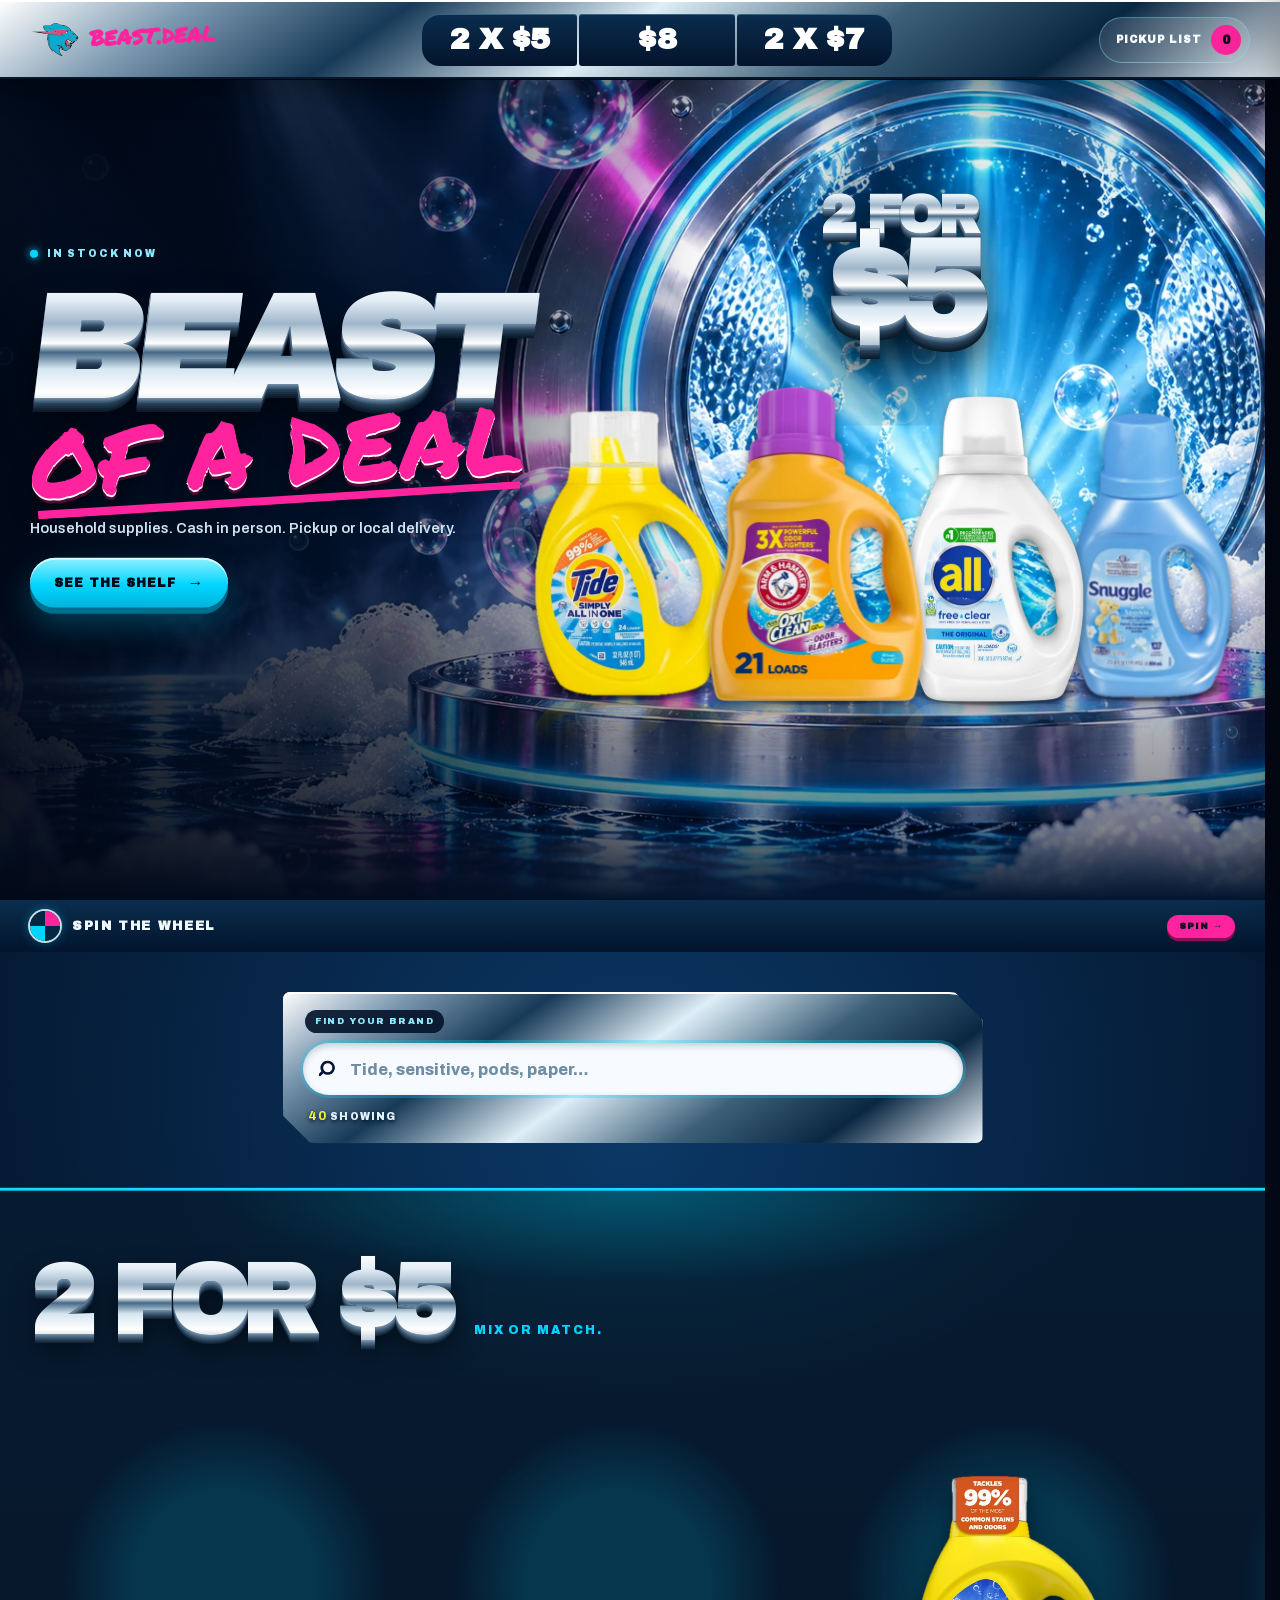
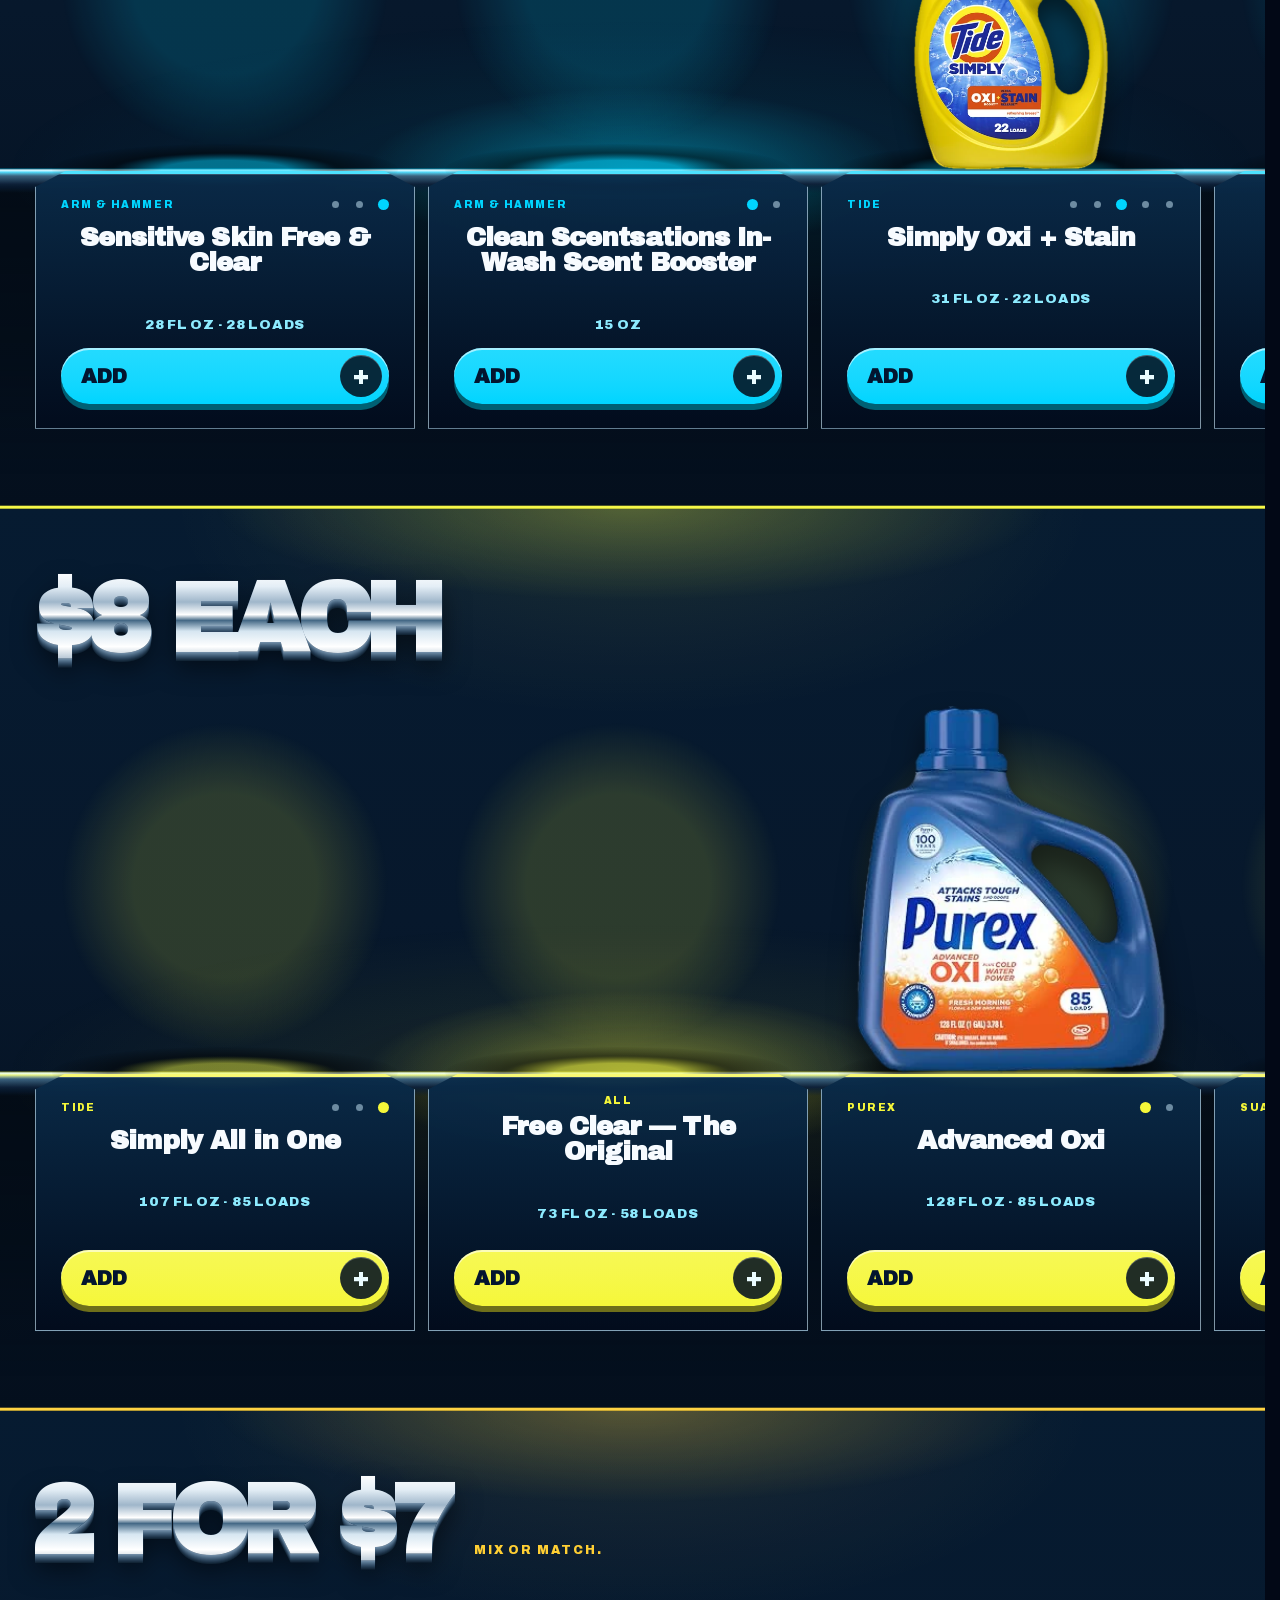
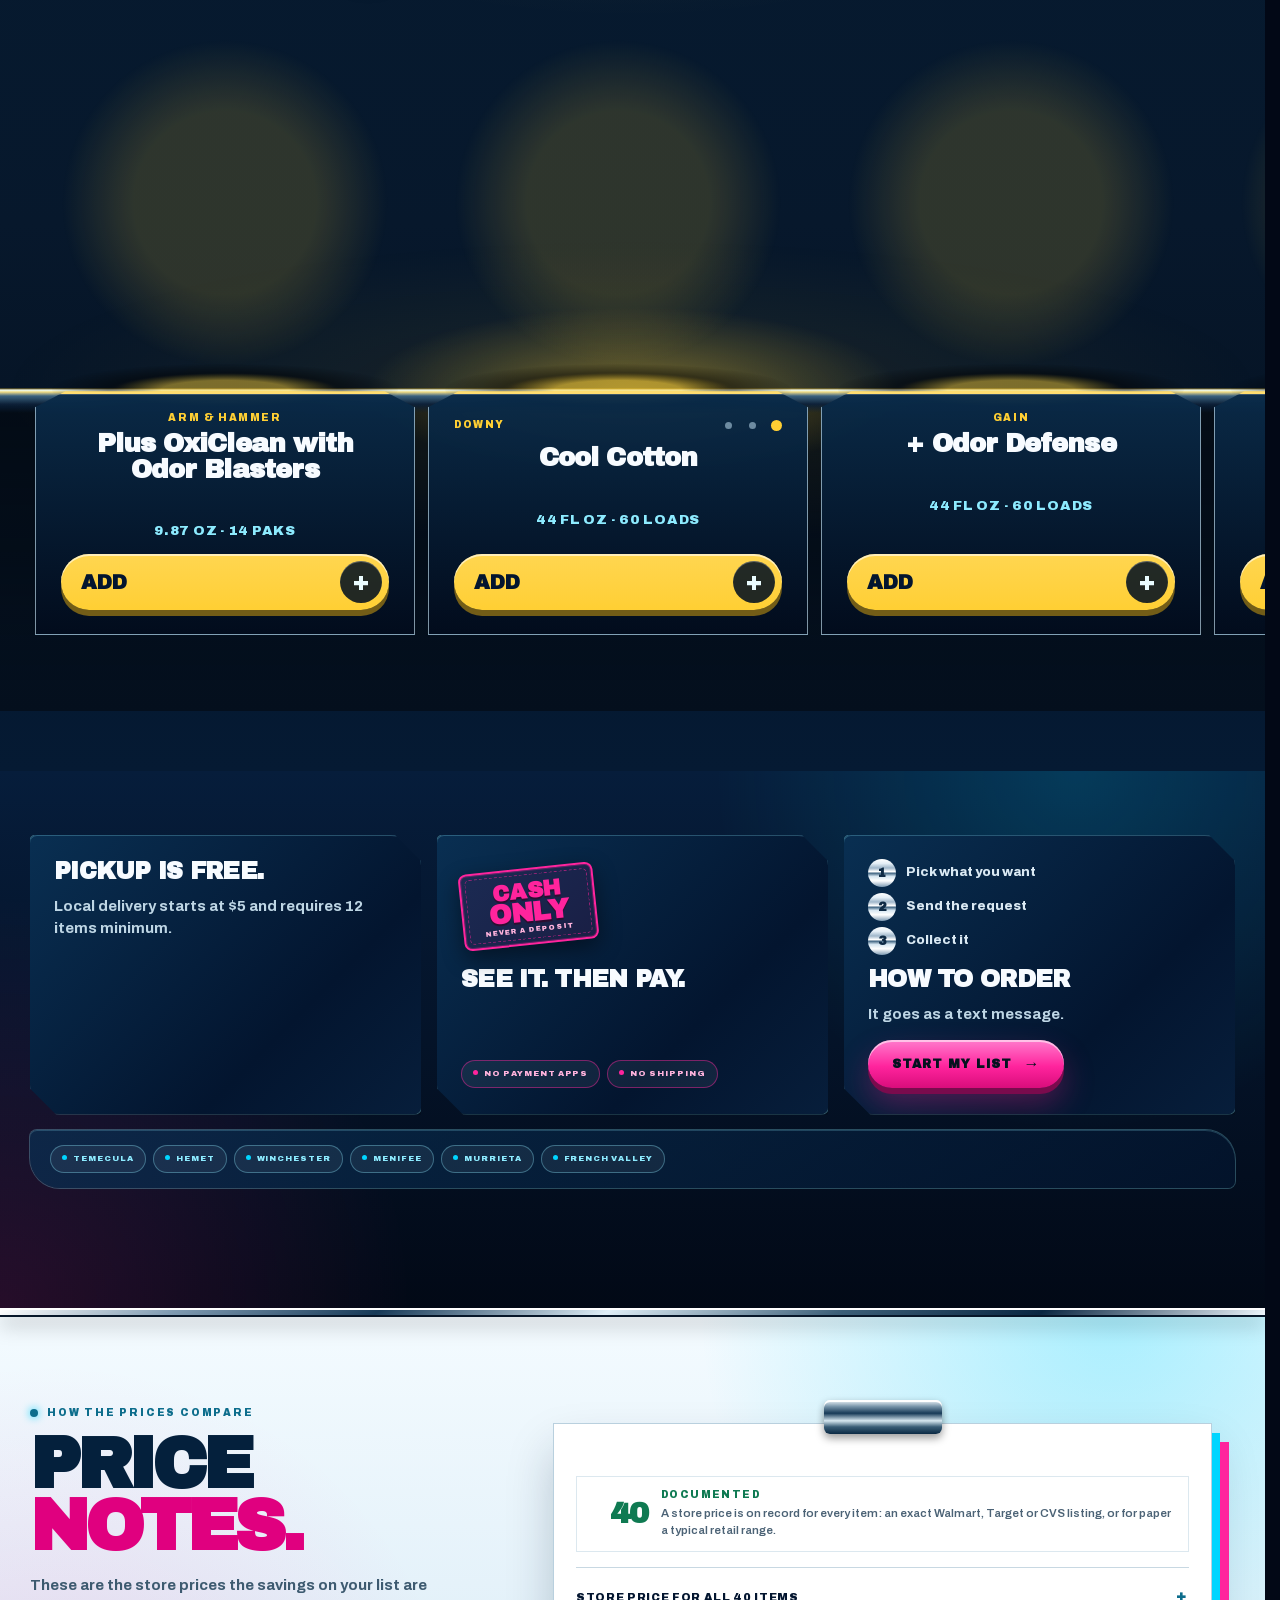
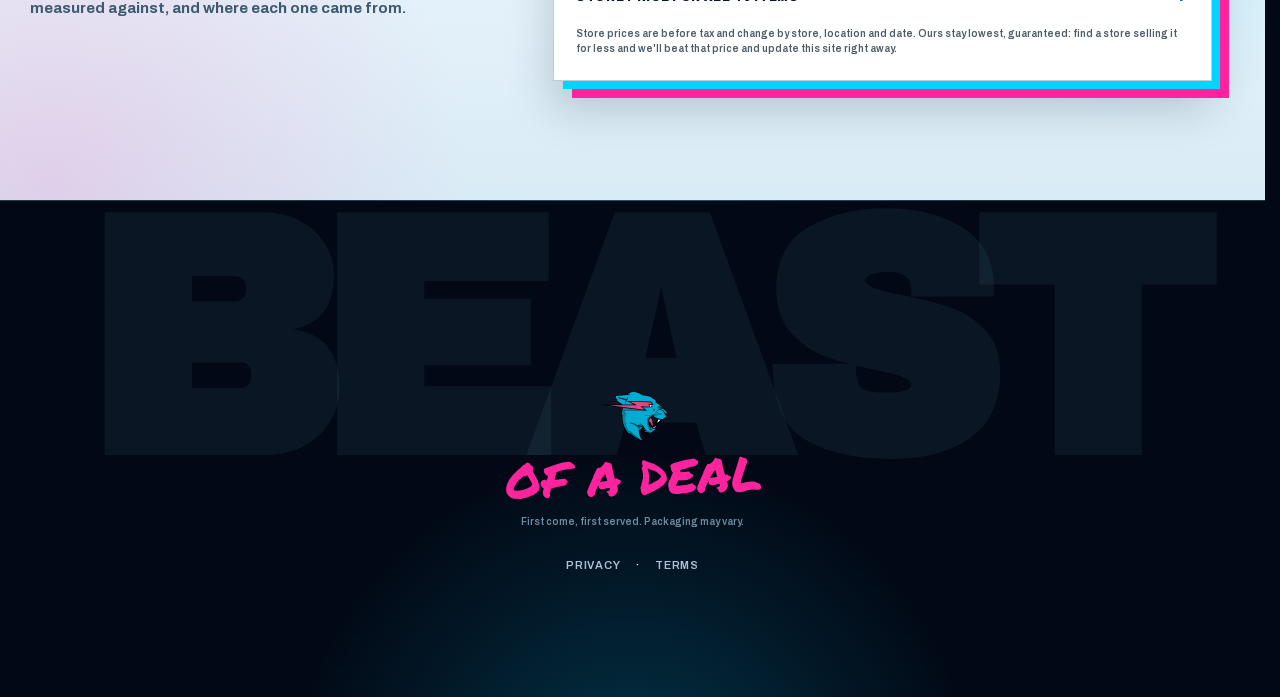
<file: index.html>
<!doctype html>
<html lang="en" class="no-js">
<head>
  <meta charset="utf-8">
  <!-- `interactive-widget=resizes-content` is a CHROMIUM-ON-ANDROID viewport key.
       WebKit does not implement it, so it does NOT fix iOS — an earlier version
       of this comment said it did, which was wrong and is corrected here rather
       than quietly deleted. What it does buy: on Android Chrome the layout
       viewport now resizes when the keyboard opens, so `.request`
       (`max-height:calc(100svh - 22px)`, `overflow:auto`) can actually scroll
       CREATE THE REQUEST into view instead of leaving it behind the keyboard.
       **iOS IS STILL OPEN** and needs `100dvh` plus a `visualViewport` resize
       handler, or the submit row pinned outside the scrolling area. script.js
       already stopped auto-focusing the name field on a coarse pointer, which is
       what keeps the keyboard down until the shopper asks for it.
       COST, stated: on Android this fires a `window.resize` on every keyboard
       show/hide — including for the main-page search field — which re-solves the
       podium and re-measures the grids. Worth it for a checkout that works; if it
       proves noisy, the alternative is to remove the key and fix the dialog. -->
  <meta name="viewport" content="width=device-width, initial-scale=1, viewport-fit=cover, interactive-widget=resizes-content">
  <meta name="theme-color" content="#020816">
  <meta name="color-scheme" content="dark">
  <meta name="robots" content="index,follow,max-image-preview:large">
  <meta name="description" content="Beast Stock-Up: household supplies in stock now. Any two medium bottles $5, big sizes $8 each, paper goods and softener any two $7. Free pickup or local delivery from $5. Cash in person, never a deposit.">
  <meta property="og:type" content="website">
  <meta property="og:site_name" content="Beast Stock-Up">
  <meta property="og:locale" content="en_US">
  <meta property="og:title" content="Household Supplies">
  <meta property="og:description" content="Household supplies in stock now. Two medium bottles $5, big sizes $8 each, and paper goods or softener any two $7. Free pickup or delivery from $5.">
  <!-- SHARE IMAGE. Owner, 2026-09-18: the live card is the 2-for-$7 paper
       card, assets/share-card-2-for-7.jpg. The 2-for-$5 card made the same day
       is kept beside it (assets/share-card-2-for-5.jpg) to swap in later: change
       the three URLs below and the alt text. Both are the owner's ChatGPT art
       widened to 1200x630 with their own blurred background so nothing is
       cropped. They are NOT social-thumbnail.jpg, which
       scripts/beast-render-print.py regenerates for the flyer. The old grey-box
       card failed because its asset was never committed: URLs must be absolute
       and the file must ship. check-integrity.mjs gates both, and fails if a
       card's deal changes while its image still shows the old price. After
       deploying, re-scrape beast.deal in Facebook's Sharing Debugger; it caches
       the old answer. -->
  <meta property="og:image" content="https://beast.deal/assets/share-card-2-for-7.jpg">
  <meta property="og:image:secure_url" content="https://beast.deal/assets/share-card-2-for-7.jpg">
  <meta property="og:image:type" content="image/jpeg">
  <meta property="og:image:width" content="1200">
  <meta property="og:image:height" content="630">
  <meta property="og:image:alt" content="Beast of a Deal: 2 for $7 on toilet paper and paper towels. Household supplies, cash in person, pickup or local delivery, www.beast.deal">
  <meta property="og:url" content="https://beast.deal/">
  <meta name="twitter:card" content="summary_large_image">
  <meta name="twitter:image" content="https://beast.deal/assets/share-card-2-for-7.jpg">
  <meta name="twitter:title" content="Household Supplies">
  <meta name="twitter:description" content="Any two medium bottles $5, big sizes $8 each, and paper goods or softener any two $7. Free pickup or local delivery from $5.">
  <title>Beast Stock-Up — household supplies in stock now</title>
  <link rel="canonical" href="https://beast.deal/">
  <link rel="icon" href="assets/favicon.svg" type="image/svg+xml">
  <link rel="icon" href="assets/favicon.png" type="image/png" sizes="512x512">
  <link rel="apple-touch-icon" href="assets/apple-touch-icon.png">
  <link rel="preload" href="assets/fonts/archivo-black.woff2" as="font" type="font/woff2" crossorigin>
  <link rel="preload" href="assets/fonts/archivo.woff2" as="font" type="font/woff2" crossorigin>
  <link rel="preload" href="assets/fonts/permanent-marker.woff2" as="font" type="font/woff2" crossorigin>
  <script type="application/ld+json">
    {
      "@context": "https://schema.org",
      "@type": "WebSite",
      "name": "Beast Stock-Up",
      "alternateName": ["Beast Deal", "beast.deal"],
      "url": "https://beast.deal/"
    }
  </script>
  <!-- These two must stay the exact complement of each other and must match the
       <picture> below and the CSS landscape band. `not all and (min-aspect-ratio:1/1)`
       is used rather than `(max-aspect-ratio:1/1)` so a perfectly square window
       preloads ONE plate and not both. -->
  <link rel="preload" href="assets/beast-lab/portal-mobile.webp" as="image" type="image/webp" media="(max-width:759.98px) and (max-aspect-ratio:0.9999/1)" fetchpriority="high">
  <link rel="preload" href="assets/beast-lab/portal-desktop.webp" as="image" type="image/webp" media="(min-aspect-ratio:1/1), (min-width:760px)" fetchpriority="high">
  <link rel="stylesheet" href="beast.css">
  <link rel="stylesheet" href="product-fit.css">
  <!-- THE SPLASH MUST NOT DEPEND ON ONE FILE. This line swaps no-js for js, which
       is what makes `html.no-js .boot{display:none}` stop applying — so from here
       on the ONLY things that can take the overlay down live inside beast.js. If
       that one request fails (a 404, a bad deploy, a connection that dies, a
       blocker) the visitor gets a full-screen splash forever, at z-index 2000,
       over a storefront that script.js has already built underneath it: every
       card, every price, every ADD button present, focusable and completely
       obscured. Found by an audit on 2026-09-12; blocking GSAP alone degrades
       correctly, so this was specific to the file that owns the dismissal.

       Two failsafes, here rather than in beast.js, because a failsafe inside the
       file it protects is not one:
         · the <script> tag's own onerror, which fires the moment the request
           fails and takes the splash down with no wait at all;
         · a deadline, for the case where the file loads but never runs (a parse
           error in a browser we did not test). beast.js clears it the instant it
           takes over, so this never fights the real boot sequence. -->
  <script>
    document.documentElement.classList.replace("no-js", "js");
    window.__bootFailsafe = function () {
      /* Record that the splash was already given up on. beast.js checks this
         before it re-adds `is-booting`: the two deadlines are anchored to
         different moments — this one to head-parse, beast.js's to whenever
         beast.js actually executes — so a file that arrives after 9 s would
         otherwise be met by a page that had already released, re-lock it
         (`is-booting` sets `overflow:hidden`) and hold it unscrollable with no
         splash showing. Measured at 2.0 s with beast.js delayed 11 s. */
      window.__bootReleased = true;
      var boot = document.querySelector("[data-boot]");
      if (boot) boot.remove();
      document.documentElement.classList.remove("is-booting");
      if (document.body) document.body.classList.remove("is-booting");
    };
    window.__bootDeadline = setTimeout(window.__bootFailsafe, 9000);
    addEventListener("error", window.__bootFailsafe);
    addEventListener("unhandledrejection", window.__bootFailsafe);
  </script>
  <script src="site-settings.js" defer></script>
  <script src="products.js" defer></script>
  <script src="prize-art.js" defer></script>
  <script src="script.js" defer></script>
  <script src="assets/vendor/gsap.min.js" defer></script>
  <script src="assets/vendor/ScrollTrigger.min.js" defer></script>
  <script src="beast.js" defer onerror="window.__bootFailsafe &amp;&amp; window.__bootFailsafe()"></script>
</head>
<body class="beast" id="top">
  <!-- Every <img> on this page carries draggable="false" in the MARKUP. An
       <img> is draggable by default, and a press-and-move on one starts the
       browser's own image-transfer gesture instead of scrolling the
       product row: a translucent ghost follows the pointer and the row stops
       tracking. That is the "grabbing side to side glitches badly" the owner
       reported twice. script.js also refuses every dragstart and beast.js
       disarms anything built later, but the attribute is the only one of the
       three that still holds when no script runs at all. -->
  <a class="skip-link" href="#shop">Skip to the products</a>

  <div class="boot" data-boot aria-hidden="true">
    <div class="boot-in">
      <img draggable="false" class="boot-panther" src="assets/beast-lab/beast-panther.svg" alt="" width="150" height="107">
      <p class="boot-word"><span class="boot-beast"><span class="chrome chrome-md" data-text="BEAST">BEAST</span></span><span class="brush brush-sm">STOCK-UP</span></p>
    </div>
  </div>

  <header class="nav" data-nav>
    <a class="nav-brand" href="#top" aria-label="Beast of a Deal — beast.deal, back to top">
      <img draggable="false" class="nav-panther" src="assets/beast-lab/beast-panther.svg" alt="" width="52" height="37">
      <!-- Owner, 2026-09-13: the small "www" above the domain is GONE, and the
           domain is nudged up to sit where the two-line lockup used to read
           from. An address without the "www" is how a domain is written now,
           and the second line was the only thing making this a stacked lockup
           rather than a name.
           NOTE FOR WHOEVER PICKS THIS UP: `beast.deal` RESOLVES — a root CNAME
           carrying it is committed and the site is live on it. `publicUrl` was
           null until 2026-09-14 and is now "https://beast.deal/", so the flyer
           prints the address and a real QR instead of a dashed placeholder.
           This stayed the owner's call and not a side effect of
           this change. This is the one on-screen surface that names it. -->
      <span class="nav-lockup"><span class="nav-stock">beast.deal</span></span>
    </a>
    <nav class="nav-links" aria-label="Sections">
      <a href="#shop" data-nav-link>IN STOCK</a>
      <a href="#how" data-nav-link>THE RULES</a>
      <a href="#sources" data-nav-link>PRICE NOTES</a>
    </nav>
    <button class="nav-list" type="button" data-open-cart aria-haspopup="dialog" aria-controls="pickup-list">
      <span>PICKUP LIST</span><b data-cart-count>0</b>
    </button>
    <!-- THE PRICE RAIL. It shares ONE grid cell with the thing it replaces —
         the beast.deal wordmark on a phone, the section links on a desktop —
         and the swap is opacity + visibility + a 6px transform. Nothing here
         touches a layout property, so the bar's height never moves and neither
         does scrollHeight or scrollY.
         It is STOWED until script.js says the shelves exist: these three hrefs
         point at sections script.js renders, and offering a jump to a section
         that was never built is the same defect as the SPIN button that could
         not spin. -->
    <!-- tabindex="-1": a scroll container is a tab stop in Firefox (always) and
         in Chrome 127+ (when it holds no focusable child), and the global
         :focus-visible ring then paints a lime rectangle around the whole
         container. Owner, 2026-09-15, screenshot of the $8 shelf. The links
         inside stay in the sequence; only the box around them leaves it.
         Belt rule in beast.css under the global :focus-visible. -->
    <nav class="stages" data-stages tabindex="-1" aria-label="Jump to a price stage">
      <a href="#deal-2-for-5" data-stage-link="2-for-5" aria-label="2 X $5 — jump to the two for five dollars shelf"><b>2 X $5</b></a>
      <a href="#deal-8-each" data-stage-link="8-each" aria-label="$8 — jump to the eight dollars each shelf"><b>$8</b></a>
      <a href="#deal-paper-2-for-7" data-stage-link="paper-2-for-7" aria-label="2 X $7 — jump to the two for seven dollars shelf"><b>2 X $7</b></a>
    </nav>
    <i class="nav-progress" data-progress aria-hidden="true"></i>
  </header>

  <main>
    <!-- ============================== HERO ============================== -->
    <section class="hero" data-hero>
      <div class="hero-scene" aria-hidden="true">
        <!-- THE PLATE IS CHOSEN BY ORIENTATION ALONE, and it must stay that way.
             These conditions have to match the CSS band that lays the hero out
             (`@media(min-aspect-ratio:1/1) and (max-height:640px)` in beast.css,
             which carries NO width condition) and the two preloads in <head>.
             Trap 15 in the master brief says to keep all three in sync and they
             fell out of it: session 6 correctly removed the width clause --
             "a short wide window is a landscape window whether it is 700px
             across or 930" -- and left `min-width:760px` here.

             AND THE SHAPE THAT MATTERS IS THE HERO'S, NOT THE WINDOW'S. The
             hero is `height:100vh; max-height:1000px`, so a 1144x1210 window
             gives a hero box of 1144x1000 -- LANDSCAPE -- while the window
             itself is portrait. Choosing on the window alone served the tall
             portrait plate into a wide short box: cover-fitting 941x1672 into
             1144x1000 scales it to 2033 px tall, so the painted podium landed
             at y=1579 in a frame ending at 1516 and the solver stood the
             line-up on a platform 63 px below the fold. Measured at 1144x1210:
             --pod-cy 1062.88 against a 1000 px hero, every bottle 107 px past
             the bottom, 31% of one sliced off by `overflow:hidden`. The owner
             reported it as "items getting clipped behind, the base is too low".
             The condition below is `(min-aspect-ratio:1/1), (min-width:760px)` — the same
             one the object-position rule and the two-column hero band use. THE
             THREE MUST STAY IDENTICAL. 760 is where a hero box is wide enough to
             hold a copy column beside the podium; below it the box is genuinely
             portrait and the portrait plate is right.

             The consequence was not subtle. At 720x450 (which is 1440x900 at
             200% browser zoom) and at 640x360, a LANDSCAPE window was served
             the 941x1672 PORTRAIT plate. podiumMetrics() then solved a correct
             ellipse for the wrong artwork: cover-scaling that plate into a
             450px-tall box put the disc at cy=165 with b=43, so the line-up was
             placed 34px tall -- 7.6% of the viewport against 35% everywhere
             else -- and two of the four bottles were hidden outright. -->
        <picture class="hero-plate">
          <source media="(min-aspect-ratio:1/1), (min-width:760px)" type="image/webp" srcset="assets/beast-lab/portal-desktop.webp">
          <source media="(min-aspect-ratio:1/1), (min-width:760px)" srcset="assets/beast-lab/portal-desktop.jpg">
          <source type="image/webp" srcset="assets/beast-lab/portal-mobile.webp">
          <img draggable="false" src="assets/beast-lab/portal-mobile.jpg" alt="" fetchpriority="high" width="941" height="1672">
        </picture>
        <canvas class="hero-bubbles" data-bubbles></canvas>
        <div class="hero-shade"></div>
        <div class="hero-flash" data-flash></div>
      </div>

      <!-- In the CENTRED bands (narrow, and any portrait tablet) the copy and the
           price stack in one flow column, because they cannot both be anchored
           absolutely: the copy's height scales with the VIEWPORT WIDTH (the
           wordmark is 17vw) while the price was pinned to 45% of the viewport
           HEIGHT, so a wide-but-short window printed the pink STOCK-UP straight
           through "2 FOR". Measured at 12 of 15 shapes, including 720x450 — which
           is 1440x900 at 200% browser zoom. In the two-column desktop band the
           wrapper is display:contents, so that layout is untouched. -->
      <div class="hero-column">
      <!-- .hero-copy is the LAYOUT box and carries the centring transform.
           .hero-copy-in is the MOTION box and is the only thing GSAP touches.
           They must stay separate: GSAP owns `transform` outright and erases any
           CSS transform on an element it animates, which is what moved this
           lockup 253 px down the page on first scroll and never put it back. -->
      <div class="hero-copy">
       <div class="hero-copy-in" data-hero-copy>
        <p class="kicker" data-hero-line><i></i>IN STOCK NOW</p>
        <h1 id="hero-title" class="hero-title" aria-label="Beast of a deal — Beast Stock-Up">
          <span class="hero-beast" data-hero-beast><span class="chrome chrome-xl" data-text="BEAST">BEAST</span></span>
          <!-- THE SLOGAN, not the business name. Owner, 2026-09-12: "we will do
               the 'beast of a deal' slogan in the main view, instead of
               Stock-Up." So the HERO carries the pitch and everything else
               carries the identity. CORRECTED 2026-09-15: of the five surfaces
               this used to list, only the BOOT SCREEN still says STOCK-UP. The
               nav lockup reads beast.deal, the footer mark reads OF A DEAL, the
               copied request's title line was deleted on 2026-09-14, and the
               collab pill was deleted outright on 2026-09-15 at the owner's
               instruction. The panther stays on every surface it was already on. This is the one surface that is an
               advertisement rather than a name. -->
          <span class="hero-stockup" data-hero-stock><span class="brush">OF A DEAL</span></span>
        </h1>
        <p class="hero-sub" data-hero-line>Household supplies. Cash in person. Pickup or local delivery.</p>
        <!-- One button. "SEE WHAT'S IN STOCK" sat next to a nav link reading
             IN STOCK and a kicker reading IN STOCK NOW, and the second button
             said THE RULES beside a nav link saying THE RULES. -->
        <div class="hero-cta" data-hero-line>
          <a class="btn btn-cyan" href="#shop"><span>SEE THE SHELF</span><i>→</i></a>
        </div>
       </div>
      </div>

      <!-- The price block is a DECK. All three price stages occupy the same
           grid cell, so the box is the size of the widest one and a stage change
           can never move a pixel of layout. Only stage one is in the markup: the
           other two, and the dial that drives them, are built by beast.js once
           the hero has settled, so a no-JS, no-GSAP or reduced-motion visit gets
           a complete, honest, static first screen and the cold load carries four
           bottle images rather than twelve. -->
      <div class="hero-price">
       <span class="hero-price-in" data-hero-price>
        <span class="hero-deck" data-price-deck>
         <span class="hero-price-card is-live" data-price-card="2-for-5" role="img" aria-label="Any two medium bottles for five dollars, mix or match">
          <span class="hero-price-line"><span class="chrome chrome-price" data-text="2 FOR" aria-hidden="true">2 FOR</span></span>
          <span class="hero-price-line"><span class="chrome chrome-price chrome-huge" data-text="$5" aria-hidden="true">$5</span></span>
         </span>
        </span>
       </span>
      </div>

      </div>

      <!-- The stage is the whole hero box, because the bottles are placed on
           the chrome podium that is painted into the background plate, and where
           that podium lands depends on how object-fit:cover crops the plate at
           this exact viewport. beast.js measures it and writes --pod-cx/cy/a/b;
           every bottle's x, width, height, stand height and paint order are
           derived from that ellipse, so the line-up stands ON the podium and
           follows its curve at any window shape, including mid-drag.
           .hero-bottle is the LAYOUT box and carries the centring transform.
           .hero-bottle-in is the MOTION box and the only thing GSAP touches —
           GSAP owns transform outright and would erase the centring. -->
      <div class="hero-stage" data-stage role="group" aria-label="What is on the podium">
        <span class="hero-glow" data-hero-glow aria-hidden="true"></span>
        <span class="hero-sweep" data-hero-sweep aria-hidden="true"></span>
        <div class="hero-set is-live" data-hero-set="2-for-5">
          <span class="hero-bottle" data-bottle-id="tide-simply-all-in-one-24-loads">
            <span class="hero-bottle-in" data-hero-bottle>
              <i class="hero-cast" aria-hidden="true"></i>
              <img draggable="false" class="hero-reflect" src="assets/products-master/tide-simply-all-in-one-24-loads.webp" alt="" aria-hidden="true">
              <img draggable="false" data-hero-product src="assets/products-master/tide-simply-all-in-one-24-loads.webp" alt="Tide Simply All in One detergent, 24 loads" width="308" height="464" fetchpriority="high">
            </span>
          </span>
          <span class="hero-bottle" data-bottle-id="arm-hammer-odor-blasters-21-loads">
            <span class="hero-bottle-in" data-hero-bottle>
              <i class="hero-cast" aria-hidden="true"></i>
              <img draggable="false" class="hero-reflect" src="assets/products-master/arm-hammer-odor-blasters-21-loads.webp" alt="" aria-hidden="true">
              <img draggable="false" data-hero-product src="assets/products-master/arm-hammer-odor-blasters-21-loads.webp" alt="Arm and Hammer Plus OxiClean Odor Blasters detergent, 21 loads" width="465" height="680" fetchpriority="high">
            </span>
          </span>
          <span class="hero-bottle" data-bottle-id="all-free-clear-original-30oz">
            <span class="hero-bottle-in" data-hero-bottle>
              <i class="hero-cast" aria-hidden="true"></i>
              <img draggable="false" class="hero-reflect" src="assets/products-master/all-free-clear-original-30oz.webp" alt="" aria-hidden="true">
              <img draggable="false" data-hero-product src="assets/products-master/all-free-clear-original-30oz.webp" alt="all Free Clear The Original detergent, 24 loads" width="350" height="594" fetchpriority="high">
            </span>
          </span>
          <span class="hero-bottle" data-bottle-id="snuggle-blue-sparkle-40-loads">
            <span class="hero-bottle-in" data-hero-bottle>
              <i class="hero-cast" aria-hidden="true"></i>
              <img draggable="false" class="hero-reflect" src="assets/products-master/snuggle-blue-sparkle-40-loads.webp" alt="" aria-hidden="true">
              <img draggable="false" data-hero-product src="assets/products-master/snuggle-blue-sparkle-40-loads.webp" alt="Snuggle Blue Sparkle fabric softener, 40 loads" width="332" height="582" fetchpriority="high">
            </span>
          </span>
        </div>
      </div>
    </section>

    <!-- ============================== THE WHEEL ==============================
         This band used to be a marquee looping five facts that the page already
         states in full further down — the deposit rule is in THE RULES, the
         product count is the shop head, pickup and delivery are a whole plate.
         It was the single worst repetition on the site, and it stuttered on
         every loop because the track carried a 20 px left padding that the
         -33.333% translation did not account for. It is a prize wheel now. -->
    <div class="spin-band" data-spin-band>
      <button class="spin-invite" type="button" data-open-wheel aria-haspopup="dialog" aria-controls="wheel-dialog">
        <span class="spin-badge" aria-hidden="true"><i></i><i></i><i></i><i></i></span>
        <span class="spin-copy"><b data-spin-title>SPIN THE WHEEL</b></span>
        <span class="spin-go" data-spin-go aria-hidden="true">SPIN →</span>
      </button>
    </div>

    <!-- ============================== SHOP ============================== -->
    <section class="shop" id="shop" aria-label="In-stock products">
      <!-- THE PRICE RAIL MOVED INTO THE HEADER, 2026-09-13. Owner, with a
           screenshot of the two stacked bars: "when scrolling these 2 should
           become one". Same markup, same three links, same aria-labels — it is
           a child of <header class="nav"> now, so the page has exactly ONE bar
           pinned to the top of the viewport instead of two. The arithmetic and
           the reason this also removes a second, independent source of the
           iPhone rattle are on .stages in beast.css.
           The sentinel below is what tells script.js the shop has arrived. -->
      <i class="shop-dock" data-shop-dock aria-hidden="true"></i>
      <div class="shop-head">
        <div class="console" data-reveal>
          <label for="product-search">FIND YOUR BRAND</label>
          <div class="console-field">
            <svg viewBox="0 0 24 24" aria-hidden="true"><path fill="currentColor" d="M10.5 2a8.5 8.5 0 1 1-5.3 15.1l-3 3a1.6 1.6 0 0 1-2.3-2.3l3-3A8.5 8.5 0 0 1 10.5 2Zm0 3a5.5 5.5 0 1 0 0 11 5.5 5.5 0 0 0 0-11Z"/></svg>
            <input id="product-search" type="search" data-search autocomplete="off" placeholder="Tide, sensitive, pods, paper…">
            <button type="button" data-clear-search hidden>CLEAR</button>
          </div>
          <!-- 40, not a smaller number typed once and left behind. script.js overwrites
               this on first render, so it is only ever read by someone whose JS has not
               run -- which is exactly the visitor who cannot be corrected later. It said
               31 while the shelf held 38. Nothing guards it; keep it equal to the product
               count in products.js. -->
          <p role="status"><strong data-results-count>40</strong> SHOWING<span data-stage-count></span></p>
        </div>
      </div>

      <div class="shelves" data-product-sections>
        <noscript><section class="noscript"><h2>The three price stages</h2><p>Medium bottles and 15 oz scent boosters 2 X $5, or $3 for one · big sizes $8 each · paper goods, softener and 14-count Power Paks, any 2 X $7.</p><p>JavaScript is required to browse individual products and build a pickup list.</p></section></noscript>
      </div>

      <section class="empty-results" data-empty-results hidden>
        <span>?</span><h2>NO MATCHES</h2>
        <p>Try a brand, a scent or a size.</p>
        <button type="button" data-clear-search>SHOW EVERYTHING</button>
      </section>

      <!-- A SEARCH THAT FINDS NOTHING AND A CATALOGUE THAT NEVER ARRIVED ARE NOT
           THE SAME EVENT, and until now the page said "0 SHOWING · NO MATCHES"
           for both: if products.js failed, script.js fell back to an empty array
           and the visitor was told, over a working hero and a working pickup
           list, that a shop with 37 products in it had nothing in it. That is
           the one thing on this page that could be called a lie.
           (This said 38; corrected 2026-09-15 — 37 since the 32 ct hibiscus
           tub was retired 2026-09-14.)

           It says so plainly instead, and it offers a way through that survives
           every script on the page failing: the seller's number, typed into the
           markup here rather than built by script.js.
           (This sentence said the PRODUCT COUNT was "typed into the markup here
           for the same reason it is typed into the rules plate". It is not, and
           a typed catalogue count here would be one more number to go stale
           every restock — which is the whole lesson of the frozen totals
           deleted from check-integrity.mjs on 2026-09-13. Corrected
           2026-09-15 to describe the block that is actually below it.) -->
      <section class="shelf-error" data-shelf-error hidden>
        <span>!</span><h2>THE SHELF DID NOT LOAD</h2>
        <p>That is my end, not yours. Reload the page — or text me and I will tell you what I have.</p>
        <a class="btn btn-cyan" href="sms:+13233019200"><span>TEXT (323) 301-9200</span></a>
      </section>
    </section>

    <!-- ============================== THE RULES ============================== -->
    <section class="rules" id="how" aria-label="Pickup and delivery rules">
      <div class="plates" data-plates>
        <!-- Pickup and delivery are stated as separate prices. Delivery is a
             minimum-order service, not part of the merchandise cash total. -->
        <article class="plate plate-delivery">
          <h3>PICKUP IS FREE.</h3>
          <p>Local delivery starts at $5 and requires 12 items minimum.</p>
        </article>
        <article class="plate plate-cash">
          <div class="stamp-slot"><div class="cash-stamp" aria-hidden="true">
            <span class="stamp-ring"></span><b>CASH<i>ONLY</i></b><small>NEVER A DEPOSIT</small>
          </div></div>
          <h3>SEE IT. THEN PAY.</h3>
          <ul class="chips chips-pink"><li>NO PAYMENT APPS</li><li>NO SHIPPING</li></ul>
        </article>
        <article class="plate plate-order">
          <ol class="mini-steps"><li><b>1</b>Pick what you want</li><li><b>2</b>Send the request</li><li><b>3</b>Collect it</li></ol>
          <h3>HOW TO ORDER</h3>
          <!-- THE NUMBER IS NOT PRINTED HERE ANY MORE. Owner, 2026-09-13, of
               the sentence that used to sit here: "don't display my phone
               number like that. only under checkout as it currently is."
               This line names the CHANNEL and the checkout carries the number.

               The quotation above deliberately does NOT repeat the number.
               check-integrity.mjs scans this section INCLUDING comments, and it
               is right to: an HTML comment is served to every visitor and sits
               in a public GitHub repo, so a number in one is just as scrapeable
               as a number on the page. Trap 47 — a comment can fail the build.

               WHAT THIS GIVES UP, ON PURPOSE, AND THE OWNER SHOULD KNOW IT:
               the number was typed into this markup in the first place because
               beast.js used to be the only thing that wrote it, so blocking one
               124 KB motion file left this plate with a hole where the only way
               to reach the business should be. The sentence still survives a
               dead beast.js — but a visitor with NO JavaScript at all can no
               longer read a number anywhere on this page, because the checkout
               that carries it is script-built. The `sms:` link in the
               catalogue-failure panel above is the one static route left, and
               it is hidden unless products.js fails.
               beast.js still writes this line from SITE_CONFIG, so the config
               is still the source of truth; this is what survives if the script
               never arrives. `check-integrity.mjs` now asserts the INVERSE of
               what it used to: that no phone number is printed here at all. -->
          <p class="channel-line" data-contact-slot><span data-contact-value>It goes as a text message.</span><span data-pickup-value></span></p>
          <a class="btn btn-pink" href="#shop"><span>START MY LIST</span><i>→</i></a>
        </article>
        <!-- The six towns used to be six chips at the bottom of the delivery
             plate, and they were 110 px of it. Measured: with them there the
             three plates' natural heights spread 92 px at 1440 and 150 px at
             1024, and because the owner asked for one height that spread became
             a 104 px hole in the middle of the CASH plate and a 142 px hole in
             HOW TO ORDER — the "blank leftovers" they reported. Without them the
             spread is 20 px, which reads as padding. They are a full-width row
             of their own now, which is also more room than a footnote in one
             plate: where delivery goes is a headline fact, not a detail. -->
        <div class="plates-towns">
          <ul class="chips" data-towns><li>TEMECULA</li><li>HEMET</li><li>WINCHESTER</li><li>MENIFEE</li><li>MURRIETA</li><li>FRENCH VALLEY</li></ul>
        </div>
      </div>
    </section>

    <!-- ============================== SOURCES ============================== -->
    <section class="sources" id="sources" aria-labelledby="sources-title" data-comparison-section>
      <div>
        <p class="kicker" data-reveal><i></i>HOW THE PRICES COMPARE</p>
        <h2 id="sources-title" class="display" data-split>PRICE<br>NOTES.</h2>
        <p data-reveal>These are the store prices the savings on your list are measured against, and where each one came from.</p>
      </div>
      <div class="receipt" data-reveal data-price-sources><p>Price notes load with the catalog.</p></div>
    </section>
  </main>

  <footer class="footer">
    <div class="footer-giant" aria-hidden="true" data-giant>BEAST</div>
    <div class="footer-in">
      <!-- BEAST is already 360 px tall behind this mark. Printing it a second
           time 40 px lower was the wordmark competing with its own watermark. -->
      <!-- The accessible name must CONTAIN the visible label (WCAG 2.5.3, level A),
           or a Voice Control user saying "click of a deal" — the only words on it —
           reaches nothing. It read "Beast Stock-Up — back to top", which shares not
           one word with "OF A DEAL". `.nav-brand` above already gets this right. -->
      <a class="footer-mark" href="#top" aria-label="OF A DEAL — Beast Stock-Up, back to top"><img draggable="false" src="assets/beast-lab/beast-panther.svg" alt="" width="76" height="55"><i>OF A DEAL</i></a>
      <!-- "While supplies last." is gone. It is half of the line the owner threw
           out by name — "'real bottles · while supplies last' — nah, wtf is that.
           Come on, judge your own work." — and it said the same thing as the line
           directly under it, in worse words. `data-inventory-line` went with it:
           no script in the project ever read that hook. -->
      <small>First come, first served. Packaging may vary.</small>
      <nav class="footer-legal" aria-label="Store policies"><a href="privacy.html">Privacy</a><span aria-hidden="true">·</span><a href="terms.html">Terms</a></nav>
    </div>
  </footer>

  <!-- ============================== PICKUP LIST ============================== -->
  <!-- `aria-hidden` + `tabindex="-1"`: while the drawer is open this is the only
       non-inert focusable outside it, but the Tab interceptor in script.js wraps
       focus WITHIN `.drawer`, so no keyboard user can ever land on it. A screen
       reader still met an `inset:0` button named "Close pickup list", duplicating
       the × two swipes away. It is a click target for a pointer, nothing more.
       This is NOT the aria-hidden-on-a-focusable failure: it is not reachable. -->
  <button class="drawer-scrim" type="button" data-scrim hidden tabindex="-1" aria-hidden="true"></button>
  <aside class="drawer" id="pickup-list" data-cart-drawer role="dialog" aria-modal="true" aria-labelledby="drawer-title" aria-hidden="true">
    <header>
      <img draggable="false" class="drawer-mark" src="assets/beast-lab/beast-panther.svg" alt="" width="42" height="30">
      <div><h2 id="drawer-title">PICKUP LIST<b data-cart-count>0</b></h2></div>
      <button type="button" data-close-cart aria-label="Close pickup list">×</button>
    </header>
    <!-- `role="status"`: this bar is the ONLY explanation for MAKE MY REQUEST
         going unavailable, and it appeared silently. A shopper pressing "−" on a
         2-for-$5 line got the total flipped to "—" and the checkout taken away
         with no sound at all. WCAG 4.1.3 Status Messages. -->
    <div class="pair-status" role="status" data-pair-status hidden></div>
    <!-- tabindex="-1", 2026-09-15: this is the one that fires inside the
         drawer. 390x547 of lime ring on the first Tab in Firefox, same defect
         as the product rows. Every line carries its own +/- and remove
         buttons, so nothing here stops being reachable. -->
    <div class="cart-lines" data-cart-items tabindex="-1"></div>
    <div class="cart-empty" data-cart-empty>
      <img draggable="false" class="cart-empty-mark" src="assets/beast-lab/beast-panther.svg" alt="" width="96" height="69">
      <h3>NOTHING ON THE LIST</h3>
      <button type="button" data-close-cart>BACK TO THE SHELF</button>
    </div>
    <div class="cart-summary" data-cart-footer tabindex="-1" hidden>
      <div class="cart-fee" data-bulk-fee-row hidden>
        <span>Bulk-order fee<small>12+ items from the $8 shelf · $10 per started 20-item block</small></span>
        <strong data-bulk-fee>$0.00</strong>
      </div>
      <div class="cart-total"><span>Cash total</span><strong data-cart-total>$0.00</strong></div>

      <!-- One line, two facts. The claw rip is the transition from the store
           price to the saving; both stay readable afterwards, so a screenshot,
           a reduced-motion visit and a JavaScript-free visit all tell the whole
           truth without any animation having run. -->
      <div class="savings-rip" data-comparison-row data-savings-rip>
        <i class="rip-claw" data-rip-claw aria-hidden="true"></i>
        <p class="rip-headline"><span>You save</span><b data-cart-savings>$0.00</b></p>
        <p class="rip-store">Same items in a store <s data-cart-retail>$0.00</s> + tax<i data-store-estimated hidden> · estimated prices</i></p>
      </div>

      <!-- Written by the wheel, read by the request text. It is never part of
           the arithmetic: the seller applies it in person, so a prize can never
           silently change a number the shopper is quoted. -->
      <p class="prize-line" data-prize-line hidden><span class="prize-line-slot" data-prize-art hidden aria-hidden="true"></span><b data-prize-label></b><span data-prize-sub></span></p>

      <!-- The meter used to count every list toward twenty. There is no
           twenty: it appears only when a FREE DELIVERY prize is in hand and
           this list is still short of what that prize needs. With no prize the
           slot is EMPTY and collapses: the fee sentence was deleted on
           2026-09-15 at the owner's instruction ("just delivery period. Pickup
           period.") and deliveryMessage() returns "" for that branch. -->
      <div class="delivery-row" data-delivery-row>
        <div class="delivery-meter" data-delivery-meter hidden>
          <p><b data-delivery-left>0</b> more items to use FREE DELIVERY</p>
          <i aria-hidden="true"><span data-delivery-fill></span></i>
        </div>
        <!-- ONE sentence, written whole by script.js. It used to be a template
             with a <b> slot in it, and with the meter above and the prize line
             above that, a shopper short of the FREE DELIVERY prize was told the
             same thing three times in 60 px: "Needs 15 items · 11 more", then
             "11 MORE ITEMS TO USE FREE DELIVERY", then "free at 15 items · 11
             more". The brief is explicit that every repeated phrase is a
             defect. The delivery row owns this story now and the prize line
             steps out of the way whenever the prize is the delivery one. -->
        <!-- EMPTY AND HIDDEN ON PURPOSE, 2026-09-14. The sentence that used to be
             typed here -- "Delivery is a small fee, not in this total. Pickup is
             always free." -- was deleted at the owner's instruction; pickup is
             what they prefer and the line said the obvious twice. The ELEMENT
             stays because script.js still writes the messages that carry real
             news into it ("Delivery is free on this list", "Pickup only --
             delivery is not running at the moment"), and it now starts hidden
             so a visitor with no JavaScript sees no hole where a sentence was.
             It really does collapse: `beast.css` carries a top-level
             `[hidden]{display:none!important}`, which outranks this element's
             own `display:block`. An earlier draft of this comment claimed the
             opposite and a matching `.delivery-below[hidden]` rule was added to
             "fix" it; both were wrong and both are gone. The ROW's dead 11px
             margin is the thing that needed a rule, and it has one. -->
        <small class="delivery-below" data-delivery-below data-delivery-status hidden></small>
        <div class="delivery-stamp" data-delivery-stamp hidden role="img" aria-label="Free delivery — you won it and this list is long enough">
          <span class="stamp-ring" aria-hidden="true"></span>
          <b>FREE<i>DELIVERY</i></b>
          <small data-delivery-stamp-min>WON ON THE WHEEL</small>
        </div>
      </div>

      <button type="button" data-checkout>MAKE MY REQUEST →</button>
      <small data-checkout-note>Cash after you see the items.</small>
    </div>
  </aside>

  <!-- ============================== THE WHEEL ==============================
       A native <dialog>, like the request dialog. The wheel itself is SVG so
       the labels stay crisp at any size and any DPR. The winning segment is
       drawn FIRST, from the weight table in products.js, and the rotation is
       then computed to land on it — never the other way round, which is what
       makes the result testable. Segment geometry is built by beast.js and is
       exactly proportional to the odds: a 1% prize is a 3.6-degree sliver and
       is drawn as one, with its mark on a flag outside the rim so it can still
       be read. Widening a jackpot wedge to make it legible would show a shopper
       better odds than the wheel is actually running. -->
  <dialog class="wheel-dialog" id="wheel-dialog" data-wheel-dialog aria-labelledby="wheel-title">
    <div class="wheel-in">
      <header>
        <div><p data-wheel-eyebrow>ONE SPIN A DAY · HONORED IN PERSON</p><h2 id="wheel-title">SPIN THE WHEEL</h2></div>
        <button type="button" data-close-wheel aria-label="Close the wheel">×</button>
      </header>
      <div class="wheel-stage" data-wheel-stage>
        <span class="wheel-floor" aria-hidden="true"></span>
        <div class="wheel-disc" data-wheel-disc><svg viewBox="0 0 260 260" aria-hidden="true" focusable="false" data-wheel-svg></svg></div>
        <span class="wheel-hub" aria-hidden="true"><img draggable="false" src="assets/beast-lab/beast-panther.svg" alt="" width="34" height="25"></span>
        <span class="wheel-needle" aria-hidden="true" data-wheel-needle><i></i></span>
        <div class="wheel-coming" data-wheel-coming role="status"><b>COMING SOON</b></div>
        <ul class="visually-hidden" data-wheel-list></ul>
      </div>
      <p class="wheel-result" data-wheel-result role="status"></p>
      <button class="btn btn-pink wheel-go" type="button" data-spin disabled aria-disabled="true"><span>SPIN DISABLED</span><i>×</i></button>
      <!-- THE ODDS ARE NOT PUBLISHED. Owner, 2026-09-12: "for me only to know,
           shouldn't be known to public." The wheel is still drawn from the real
           weights — a 1% prize is a 3.6-degree sliver and is drawn as one — so
           nobody is shown better odds than they are getting; the numbers are
           simply not printed. They live on the internal bench, wheel-lab.html,
           which is noindex. Do not put them back here without asking. -->
    </div>
  </dialog>

  <!-- ============================== THE TICKET ==============================
       Shown only on a win. It is a separate dialog from the wheel so the debug
       page at wheel-lab.html can open it on its own for any prize, and so the
       wheel does not have to be on screen for a prize to be re-shown later.
       Everything a shopper needs is markup, not animation: the prize, the art,
       and the terms sentence from products.js. The foil, the tilt and the
       glint are added by beast.js and removing them costs no information. -->
  <dialog class="ticket-dialog" data-ticket-dialog aria-labelledby="ticket-title">
    <div class="ticket-stage" data-ticket-stage>
      <span class="ticket-rays" aria-hidden="true"></span>
      <div class="ticket" data-ticket data-tone="gold">
        <span class="ticket-foil" aria-hidden="true"></span>
        <span class="ticket-glint" aria-hidden="true"></span>
        <div class="ticket-main">
          <p class="ticket-eyebrow"><img draggable="false" src="assets/beast-lab/beast-panther.svg" alt="" width="22" height="16">BEAST STOCK-UP · YOU WON</p>
          <span class="ticket-art" data-ticket-art aria-hidden="true"></span>
          <h2 id="ticket-title" data-ticket-label>PRIZE</h2>
          <p class="ticket-terms" data-ticket-terms></p>
        </div>
        <div class="ticket-stub">
          <b data-ticket-note></b>
          <small>SHOW THIS WHEN YOU COLLECT</small>
        </div>
      </div>
    </div>
    <div class="ticket-actions">
      <button class="btn btn-cyan" type="button" data-ticket-list><span>PUT IT ON MY LIST</span><i>→</i></button>
      <button class="ticket-done" type="button" data-close-ticket>DONE</button>
    </div>
  </dialog>

  <dialog class="request" data-checkout-dialog aria-labelledby="request-title">
    <form data-order-form>
      <header><div><p>NO PAYMENT TAKEN HERE</p><h2 id="request-title">YOUR REQUEST</h2></div><button type="button" data-close-dialog aria-label="Close the request">×</button></header>
      <label>Your name<input name="name" required autocomplete="name" maxlength="80"></label>
      <label>Pickup or delivery<select name="fulfillment"><option value="Pickup">Pickup — free</option><option value="Local delivery">Local delivery — from $5 · 12 item minimum</option></select><small class="request-hint">Local delivery requires 12 items minimum.</small></label>
      <label>Optional note<textarea name="note" rows="3" maxlength="500" placeholder="Preferred day or your town"></textarea></label>
      <div class="request-total"><span>Cash total<small>Delivery not included</small></span><b data-dialog-total>$0.00</b></div>
      <button class="request-submit" type="submit">CREATE THE REQUEST →</button>
    </form>
    <!-- Two channels, one document. When SITE_CONFIG.contactChannel carries a
         number the primary action opens the messages app with this exact text
         and the seller's number already filled in; until it does, the panel is
         the copy-and-paste flow it has always been and claims no address. -->
    <div class="request-ready" data-order-success hidden>
      <h2 data-ready-title>COPY THIS</h2>
      <p data-ready-intro>Nothing was sent. Copy it and send it to the seller.</p>
      <!-- THE DRAFT IS A MESSAGE, NOT A CODE BOX. Owner, twice: "i told you to
           make the whole [request text] to look like its imessages style and
           coming out or idk but just not plain lame boring text."
           TWO ELEMENTS, ONE STRING. The bubble is what the shopper sees; the
           <textarea> below it is the copyable source of truth and is the thing
           COPY REQUEST and the QA suite both read. Both are written from the
           SAME string in one place in script.js, so they cannot disagree.
           The textarea stays `readonly` and is NOT editable or reachable by tab
           — a note field that could forge a line into the seller's message is a
           defect that has already shipped here once. The bubble is filled with
           textContent, never innerHTML, for the same reason. -->
      <!-- tabindex="-1" as well as aria-hidden: a scroller this browser can focus
           while aria-hidden hides it from the accessibility tree is a
           focusable nothing. Same 2026-09-15 pass as the rows above. -->
      <div class="msg-thread" aria-hidden="true" tabindex="-1">
        <div class="msg-bubble" data-order-bubble></div>
        <p class="msg-meta">YOU · TO THE SELLER</p>
      </div>
      <textarea readonly tabindex="-1" data-order-summary aria-label="Copyable pickup request"></textarea>
      <!-- Owner, 2026-09-13: "make the pink button say 'send txt message', then
           copy request (copies to clipboard obviously), and done button outside
           the pop up so it looks nicer."
           DONE is out of the action pair and sits below a hairline as a quiet
           full-width row, so the panel ends on the two things a shopper came
           here to do. It stays INSIDE .request-ready because that block is what
           carries [hidden] until the request exists — a DONE button outside it
           would be on screen during the form step, offering to close a dialog
           the shopper has not finished with. -->
      <div class="ready-actions">
        <!-- Owner, 2026-09-15, twice over. First the words "LAST STEP — TAP TO
             SEND" above this button: "cringe", removed. Then the ghost hand
             that replaced them: "horrible", and "why black and black letters" —
             fair, it was the label's own near-black ink sitting beside the
             label, which is a silhouette competing with type rather than
             pointing at it. Removed too.
             The invitation is MOTION now and nothing else: the pill bounces.
             Nothing in the markup says so, which is the point — a button that
             behaves like it wants pressing does not need a caption telling you
             to press it. See `smsBounce` in beast.css. -->
        <button class="ready-sms" type="button" data-send-sms hidden>SEND TEXT MESSAGE</button>
        <button type="button" data-copy-order>COPY REQUEST</button>
      </div>
      <button class="ready-done" type="button" data-close-dialog>DONE</button>
    </div>
  </dialog>

  <div class="toast" data-toast role="status" aria-live="polite"></div>
  <button class="cart-fab" type="button" data-open-cart aria-haspopup="dialog" aria-controls="pickup-list" hidden><span>Pickup list</span><b data-cart-count>0</b></button>
  <!-- aria-haspopup/aria-controls to match .nav-list and .cart-fab. This is the
       ONLY drawer trigger a phone ever gets (the other two are display:none
       below 760px), and it was the one without them. -->
  <button class="mobile-pickup-bar" type="button" data-open-cart
          aria-haspopup="dialog" aria-controls="pickup-list" hidden><span><b data-mobile-count>0</b> PICKUP LIST</span><strong data-mobile-total>$0.00</strong></button>
</body>
</html>
</file>
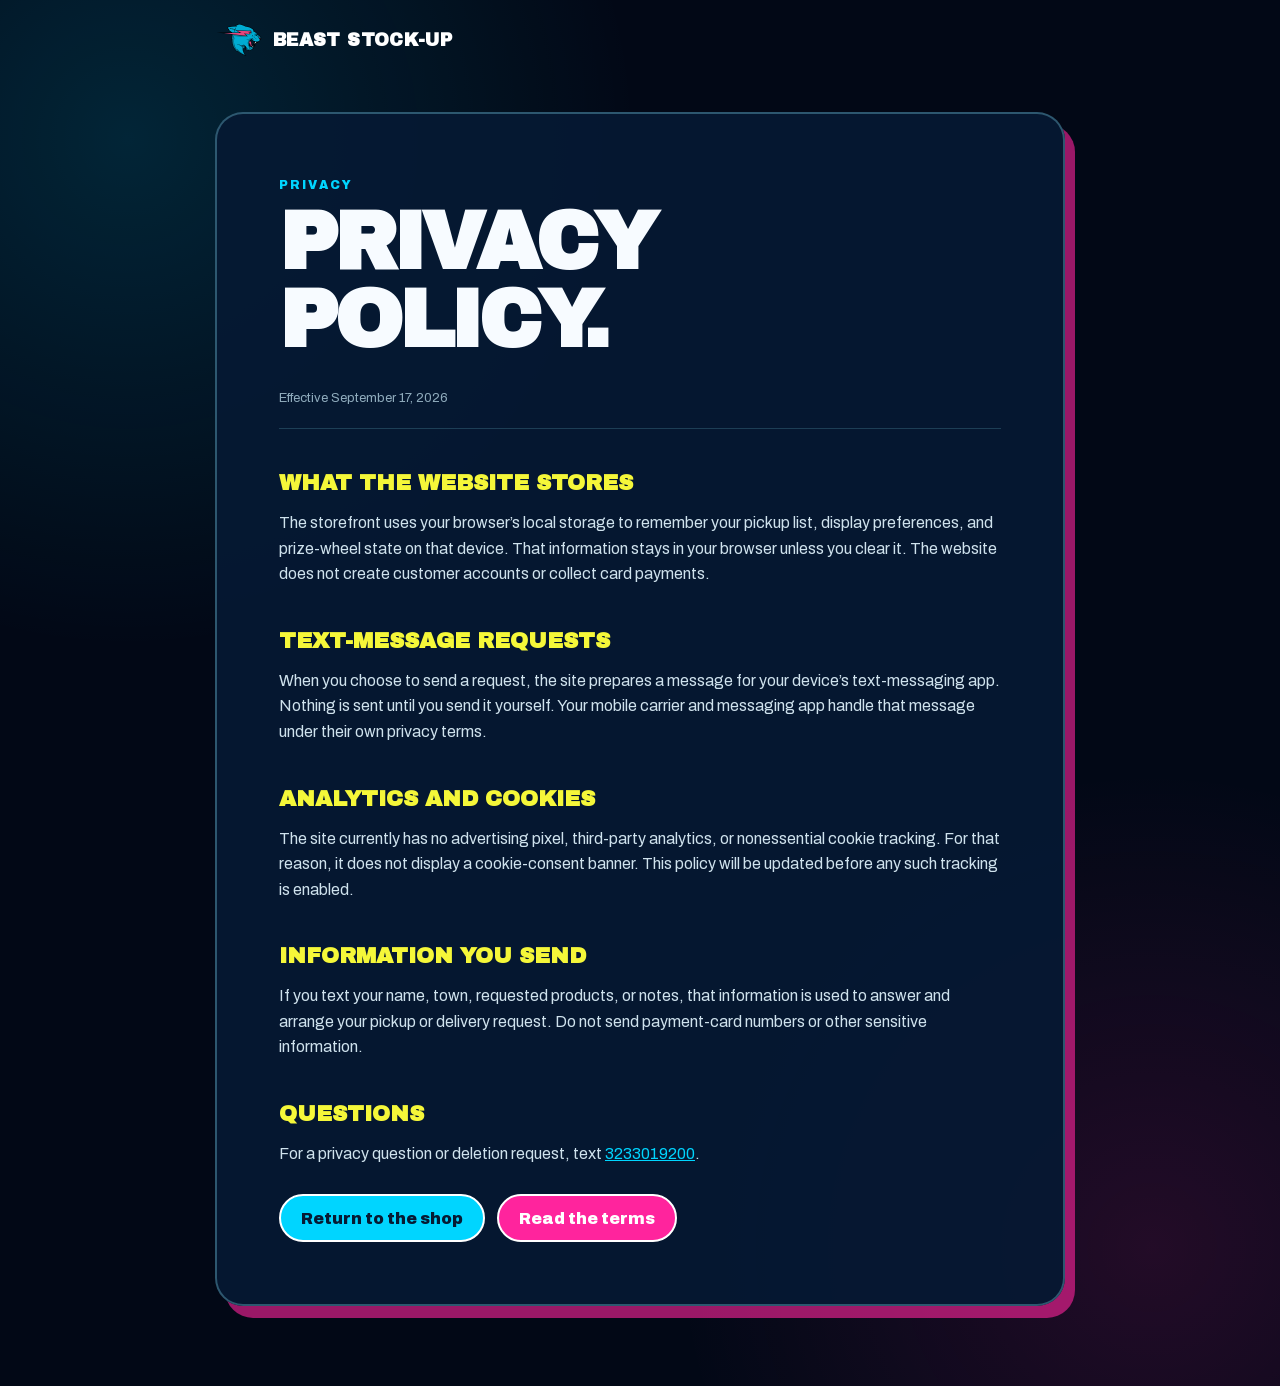
<file: privacy.html>
<!doctype html>
<html lang="en">
<head>
  <meta charset="utf-8">
  <meta name="viewport" content="width=device-width,initial-scale=1">
  <meta name="robots" content="index,follow">
  <meta name="description" content="How Beast Stock-Up handles browser storage, text-message requests, and personal information.">
  <meta name="theme-color" content="#020816">
  <title>Privacy policy — Beast Stock-Up</title>
  <link rel="canonical" href="https://beast.deal/privacy.html">
  <link rel="icon" href="assets/favicon.svg" type="image/svg+xml">
  <link rel="stylesheet" href="info.css">
</head>
<body><main class="shell"><a class="brand" href="/"><img src="assets/beast-lab/beast-panther.svg" alt="">BEAST STOCK-UP</a><article class="card"><p class="eyebrow">PRIVACY</p><h1>Privacy policy.</h1><p class="policy-meta">Effective September 17, 2026</p><h2>What the website stores</h2><p>The storefront uses your browser’s local storage to remember your pickup list, display preferences, and prize-wheel state on that device. That information stays in your browser unless you clear it. The website does not create customer accounts or collect card payments.</p><h2>Text-message requests</h2><p>When you choose to send a request, the site prepares a message for your device’s text-messaging app. Nothing is sent until you send it yourself. Your mobile carrier and messaging app handle that message under their own privacy terms.</p><h2>Analytics and cookies</h2><p>The site currently has no advertising pixel, third-party analytics, or nonessential cookie tracking. For that reason, it does not display a cookie-consent banner. This policy will be updated before any such tracking is enabled.</p><h2>Information you send</h2><p>If you text your name, town, requested products, or notes, that information is used to answer and arrange your pickup or delivery request. Do not send payment-card numbers or other sensitive information.</p><h2>Questions</h2><p>For a privacy question or deletion request, text <a href="sms:+13233019200">3233019200</a>.</p><div class="actions"><a class="button alt" href="/">Return to the shop</a><a class="button" href="terms.html">Read the terms</a></div></article></main></body>
</html>
</file>
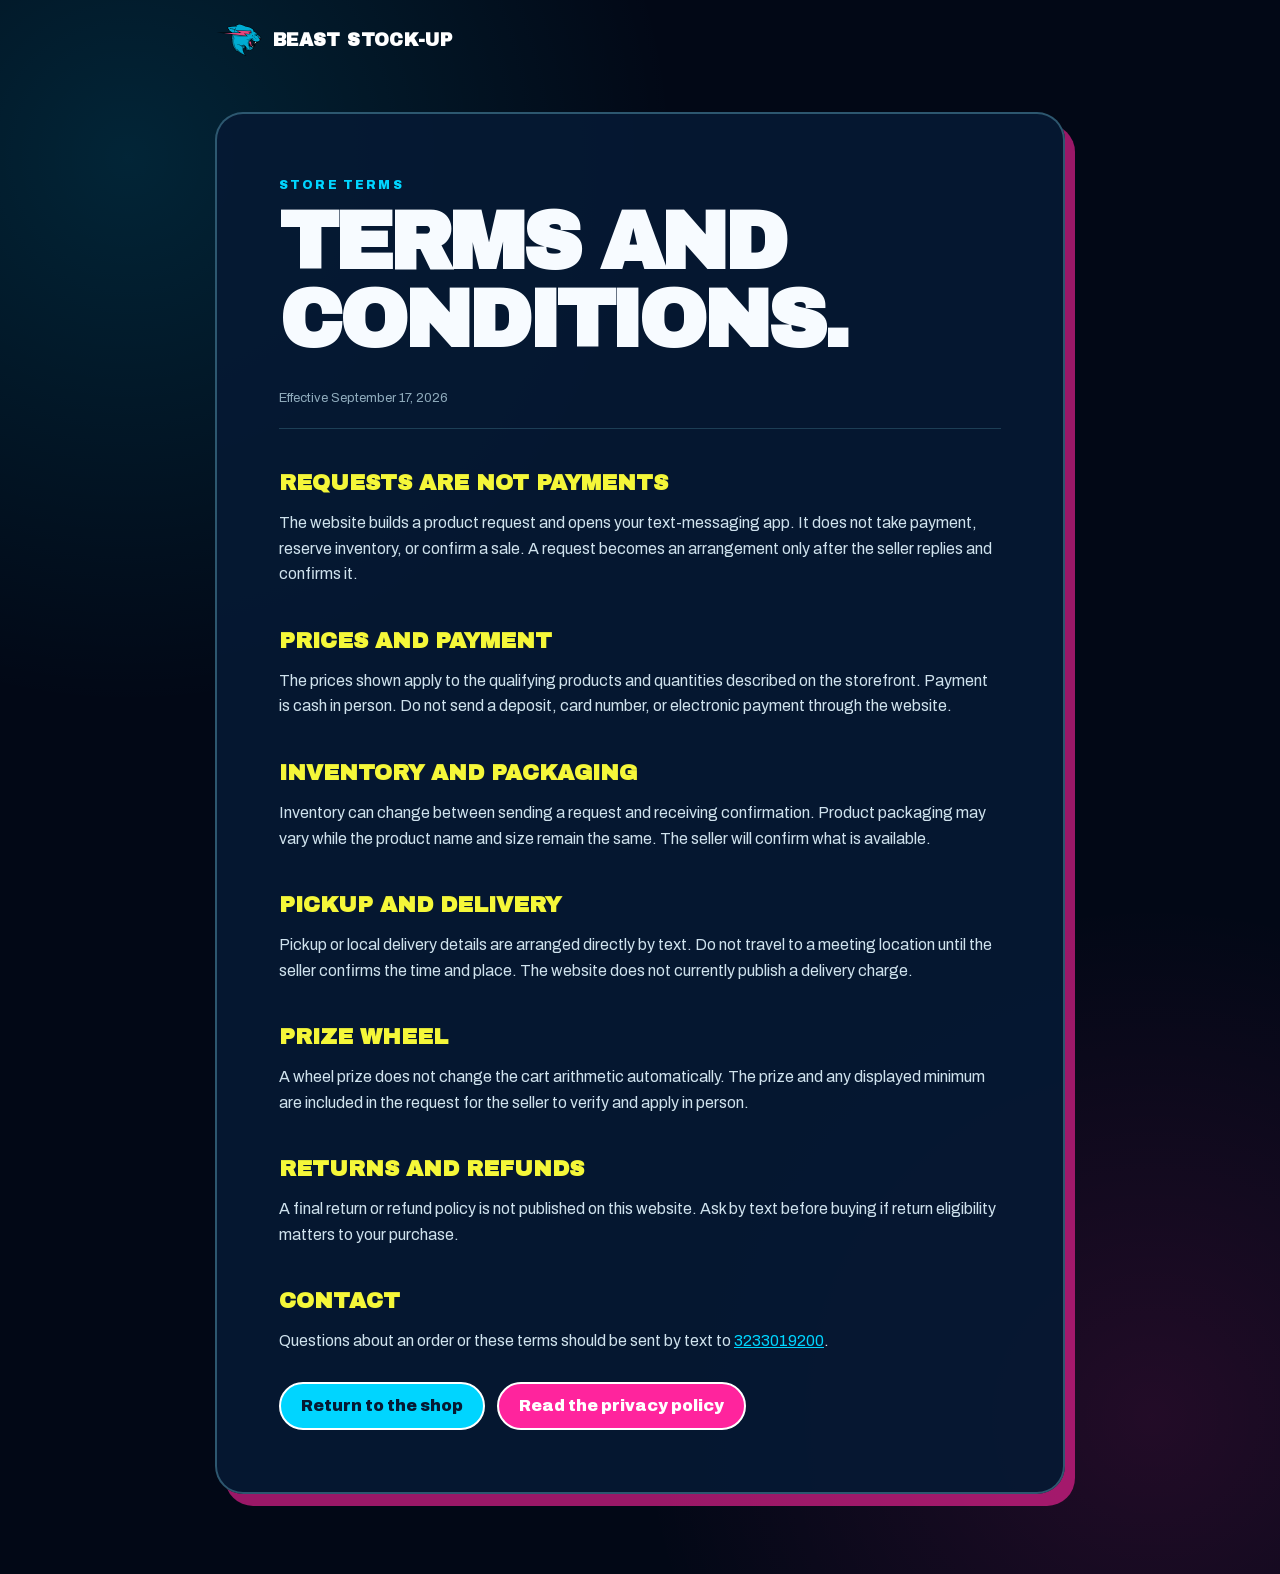
<file: terms.html>
<!doctype html>
<html lang="en">
<head>
  <meta charset="utf-8">
  <meta name="viewport" content="width=device-width,initial-scale=1">
  <meta name="robots" content="index,follow">
  <meta name="description" content="Terms for Beast Stock-Up product requests, cash payment, pickup, delivery, inventory, and prize-wheel offers.">
  <meta name="theme-color" content="#020816">
  <title>Terms and conditions — Beast Stock-Up</title>
  <link rel="canonical" href="https://beast.deal/terms.html">
  <link rel="icon" href="assets/favicon.svg" type="image/svg+xml">
  <link rel="stylesheet" href="info.css">
</head>
<body><main class="shell"><a class="brand" href="/"><img src="assets/beast-lab/beast-panther.svg" alt="">BEAST STOCK-UP</a><article class="card"><p class="eyebrow">STORE TERMS</p><h1>Terms and conditions.</h1><p class="policy-meta">Effective September 17, 2026</p><h2>Requests are not payments</h2><p>The website builds a product request and opens your text-messaging app. It does not take payment, reserve inventory, or confirm a sale. A request becomes an arrangement only after the seller replies and confirms it.</p><h2>Prices and payment</h2><p>The prices shown apply to the qualifying products and quantities described on the storefront. Payment is cash in person. Do not send a deposit, card number, or electronic payment through the website.</p><h2>Inventory and packaging</h2><p>Inventory can change between sending a request and receiving confirmation. Product packaging may vary while the product name and size remain the same. The seller will confirm what is available.</p><h2>Pickup and delivery</h2><p>Pickup or local delivery details are arranged directly by text. Do not travel to a meeting location until the seller confirms the time and place. The website does not currently publish a delivery charge.</p><h2>Prize wheel</h2><p>A wheel prize does not change the cart arithmetic automatically. The prize and any displayed minimum are included in the request for the seller to verify and apply in person.</p><h2>Returns and refunds</h2><p>A final return or refund policy is not published on this website. Ask by text before buying if return eligibility matters to your purchase.</p><h2>Contact</h2><p>Questions about an order or these terms should be sent by text to <a href="sms:+13233019200">3233019200</a>.</p><div class="actions"><a class="button alt" href="/">Return to the shop</a><a class="button" href="privacy.html">Read the privacy policy</a></div></article></main></body>
</html>
</file>
<file: beast.css>
/* =====================================================================
   BEAST STOCK-UP — household supplies (v3)
   Chrome, cyan, hot pink. Dresses the DOM script.js produces.
   Performance rules: no infinite repaint animations, one drop-shadow per
   image, no filters inside scroll tweens, native scrolling.
   ===================================================================== */
@font-face{font-family:Archivo;src:url('assets/fonts/archivo.woff2') format('woff2');font-display:swap}
@font-face{font-family:ArchivoBlack;src:url('assets/fonts/archivo-black.woff2') format('woff2');font-display:swap}
@font-face{font-family:Marker;src:url('assets/fonts/permanent-marker.woff2') format('woff2');font-display:swap}

:root{
  --ink:#020816;--navy:#03152f;
  --cyan:#00d5ff;--ice:#8debff;--pink:#ff249d;--yellow:#f5f739;--foam:#f7fbff;
  --max:1280px;--gutter:max(18px,calc((100vw - var(--max)) / 2 + 30px));--nav-h:72px;
  --display:ArchivoBlack,"Arial Black",Impact,sans-serif;--body:Archivo,"Helvetica Neue",Arial,sans-serif;--brush:Marker,"Comic Sans MS",cursive;
  --chrome-face:linear-gradient(180deg,#ffffff 0%,#e4eef6 16%,#9fb6ca 32%,#ffffff 45%,#456986 51%,#d6e6f1 62%,#ffffff 78%,#7d9ab3 100%);
  /* WHAT GOES ON TOP OF THE PINK. White on --pink (#ff249d) measures 3.51:1 and
     small bold text needs 4.5 — so every primary control in the purchase path
     was failing WCAG AA: SPIN, MAKE MY REQUEST, CREATE THE REQUEST, START MY
     LIST and both pickup-count badges. Measured, not assumed.

     The brand pink is NOT changed: the wordmark, the brush and
     every pink surface are exactly as they were. Only the ink on top of it moves,
     to the same near-black the CYAN buttons have always used — so this is the
     page's own idiom rather than a new one. On #ff249d it measures 5.39:1.

     One line reverses it if the owner prefers the white: set --on-pink:#fff. */
  --on-pink:#04121f;
  --chrome-band:linear-gradient(145deg,#ffffff 0%,#7f9bb2 14%,#173a58 30%,#dfeef7 48%,#3d6079 66%,#0a2742 82%,#f1f9ff 100%);
  --ease-out:cubic-bezier(.16,1,.3,1);
}
*,*::before,*::after{box-sizing:border-box}
/* ONE mechanism for both jobs, on the scrollport. It keeps focus out from
   under the three things that float over the page — the fixed nav, the sticky
   price-stage bar under it, and the pink pickup bar at the bottom of a phone —
   and it is also what stops a `#deal-8-each` jump landing under the chrome.
   `scroll-margin-top` on the sections was GONE for exactly this reason: a
   fragment jump applies BOTH, so the two offsets composed to 352 px at 1440
   and 320 px on a phone, and tapping the $8 tile left you looking at the
   previous shelf's ADD button.
   IT IS BACK, ON `.deal-shelf` ONLY, AT -19px, AND ONLY BELOW 760px — which is
   a deliberate composition, not the accident above. It buys 19px of the phone's
   vertical budget by letting the shelf's 1px border and 12px of empty top
   padding scroll behind the bar; the HEADLINE still lands 5px clear of it.
   Measured at the landing position, that 19px is part of what takes the ADD
   button out from under the pink pickup bar at 375x553, 320x568, 414x568 and
   430x568. The desktop band sets it back to 0. If you add a second one, you are
   back in the composing trap this paragraph is about. */
/* `manipulation` removes the browser's double-tap-to-zoom gesture (and its
   accidental second-tap zoom) while retaining one-finger scrolling and
   two-finger pinch zoom. Do not replace this with maximum-scale/user-scalable:
   those viewport locks also remove intentional accessibility zoom. */
html{background:var(--ink);scroll-behavior:smooth;-webkit-text-size-adjust:100%;overflow-x:clip;scrollbar-gutter:stable;touch-action:manipulation;
  /* WHY 12 AND NOT 78. The chrome used to be two bars — the fixed nav plus a
     sticky price bar under it — so this had to clear 141px on a phone and 160px
     on a desktop, and `--nav-h + 78` was the one expression covering both. It
     covered NEITHER exactly: 72+78 left 9px of air on a phone, and 80+78 landed
     a section's top edge 2px UNDER the 160px desktop chrome. There is one bar
     now and it is exactly --nav-h, so this is the bar plus a deliberate 12px of
     air at every shape. */
  scroll-padding-top:calc(var(--nav-h) + 12px);scroll-padding-bottom:88px}
body{margin:0;overflow-x:clip;background:var(--navy);color:var(--foam);font-family:var(--body);font-weight:600;-webkit-font-smoothing:antialiased}
/* ON THE ROOT, NOT THE BODY, AND THAT IS THE WHOLE FIX.
   Per CSS Overflow 3 §3.3 the body's overflow is propagated to the viewport
   ONLY while the root element's overflow is `visible` in both axes. `html`
   above is `overflow-x:clip`, so propagation is off and the viewport takes
   the ROOT's overflow. `body` is `height:auto`, so `overflow:hidden` on it
   clipped a box exactly as tall as its own content — i.e. it clipped nothing
   and stopped nothing, in every browser, not merely on iOS touch.
   `body.overlay-open` was therefore decoration: the drawer only ever held
   because lockPage() pins the body with position:fixed. `body.is-booting`
   had NO such partner, so the boot splash — an opaque z-index:2000 sheet the
   owner sees for up to 9 s on a cold connection — could be panned behind for
   its whole life. That is the owner's "you can still scroll underneath",
   live on every device, at the first moment of every visit.
   The classes stay on <body> too, because other rules select them. */
/* THE LOCK IS `overflow:hidden`, AND THIS RULE IS BACK TO WHAT IT ALWAYS WAS.
   The real fix on this line is `scrollbar-gutter:stable` on the root, above.
   Hiding the vertical scrollbar widens the content area by the scrollbar's width
   on every platform with classic scrollbars (Windows, Linux), so the page jumped
   ~15px wider when beast.js added `is-booting` and ~15px narrower 1.3s later --
   with the splash already gone, mid-animation, firing a resize and a full stage
   re-solve. macOS and iOS use overlay scrollbars, which is why nobody working on
   this project has ever seen it. The page is always taller than the viewport, so
   the gutter is already there and reserving it costs nothing.

   THE ROUTE HERE IS WORTH KEEPING, BECAUSE I GOT IT WRONG TWICE, 2026-09-14:
   (1) I first changed the shorthand to `overflow-y:hidden`, reasoning that it was
       clobbering the root's `overflow-x:clip`. CSS Overflow 3 §3.2 says clip
       computes to hidden when the other axis is neither clip nor visible -- so
       that changed nothing. A regression assertion caught it within the hour.
   (2) I then went to `overflow:hidden;overflow:clip`, both axes clipped. An audit
       argued that breaks `lockPage()`, which reads `window.scrollY` immediately
       after the class goes on. MEASURED, and REFUTED: scrollY reads 1500 under
       clip, and the real drawer journey at 375x553 goes 1800 -> body pinned at
       -1800px -> 1800 again. Nobody is thrown anywhere.
   (3) But the SAME audit was right about the thing that matters: `scrollbar-gutter`
       applies to SCROLL CONTAINERS, and `overflow:clip` makes the root stop being
       one -- so `clip` would have silently defeated the only part of this change
       that fixes anything. That cannot be measured on macOS, where overlay
       scrollbars make the gutter a no-op either way, so it is a reading of the
       spec and not a number. `hidden` is correct under BOTH readings; `clip` is
       correct under only one. When you cannot measure, take the option that is
       safe whichever way you are wrong. */
html.overlay-open,html.is-booting{overflow:hidden}
/* `dialog-open` HAD NO CSS AT ALL. beast.js writes it on <html> at four sites
   and a comment in that file states, as fact, that "the drawer and the wheel
   use it for scroll locking" — while `grep dialog-open *.css` returned zero
   hits in every stylesheet. The drawer never used it (it uses lockPage), so
   the wheel, the ticket and the request had NO scroll lock of any kind beyond
   whatever showModal() gives them, which on iOS Safari is the project's own
   open question. Now the class does the job the comment claims it does. */
html.dialog-open{overflow:hidden}
body.overlay-open,body.is-booting{overflow:hidden}
/* A fixed overlay still forwards a touch pan to the page underneath unless it
   says otherwise. Belt and braces, and it costs nothing on a desktop. */
.boot{touch-action:none;overscroll-behavior:contain}
[hidden]{display:none!important}
img{display:block;max-width:100%}
button,input,select,textarea{font:inherit}
button,a{color:inherit}
a{text-decoration:none}
/* h4 WAS MISSING FROM THIS LIST and it is the product card's title, the only
   h4 the site builds (script.js:471). So every card carried the UA's
   `margin-block-end:1.33em` — 23.94px at the phone's 18px and 34.58px at the
   desktop's 26px — that nobody wrote, nobody reviewed and nobody could see in
   this stylesheet. On a 400px phone card that is 6% of the card, more than
   the size line and its margin together, inside the one measurement this
   project has been arguing about for two sessions. The title's real spacing
   is set where the title is styled. */
p,h1,h2,h3,h4{margin:0}
button{cursor:pointer}
::selection{background:var(--pink);color:var(--on-pink)}
:focus-visible{outline:3px solid var(--yellow);outline-offset:3px}
/* A SCROLL CONTAINER IS NOT A CONTROL AND MUST NOT TAKE THIS RING. Found
   2026-09-15 while chasing the square the owner photographed on the $8 shelf,
   and it is NOT that square — that one was the claw rim flash (trap 78, fixed
   in beast.js). This is a second, real stray rectangle on the same page, found
   by tab-walking the shelves in Firefox, and it is written up as trap 79.
   Every scroll container sits in Firefox's tab order, always; Chrome 127+ puts
   one there whenever it holds no keyboard-focusable child. So Tab lands on the
   ROW — `.product-grid`, 390x412 on a phone, 1440x676 on a desktop — and the
   rule above paints a 3px ring 3px OUTSIDE it. It reads as card art rather
   than as focus because it is the same #f5f739 as that shelf's own --stage
   (see `.deal-shelf[data-deal="8-each"]`) — which is exactly why it was easy
   to mistake for the reported square — and it reads as a glitch because
   only part of it survives: the left and right edges fall outside the
   viewport and `.deal-shelf{overflow:clip}` cuts the rest, leaving two stray
   lime bars bleeding into the shelves above and below. `.cart-lines` does the
   same thing inside the pickup drawer, 390x547, on the same Tab.
   Nothing is lost by taking these containers out of the sequence — they carry
   `tabindex="-1"` in index.html and script.js now. Every card holds an ADD
   button and every cart line its own controls, and the `focusin` handler in
   script.js already scrolls the focused card into view, so Tab walks the row
   and the row follows it. The row itself never needed to be a stop.
   This rule is the belt for the other half: a container that finds focus some
   other way — a mouse press, a browser that ignores tabindex on a scroller —
   must not paint the big outward ring either. `:focus` rather than
   `:focus-visible` so a press is covered as well, and at (0,2,0) it
   out-specifies the (0,1,0) global rule above without !important.
   IT IS THE BELT, NOT THE FIX: the forced-colors block at the foot of this
   file restores `:focus-visible` with `!important`, which beats (0,2,0), so a
   high-contrast visitor would still see the bar if the row were still a stop.
   The `tabindex="-1"` is what covers both, and neither half is redundant —
   do not delete one because the other looks sufficient. */
.product-grid:focus,.stages:focus,.cart-lines:focus,.cart-summary:focus,
.msg-thread:focus,.drawer:focus,.request:focus,.wheel-dialog:focus{outline:none}
/* No grey box on tap. Owner, 2026-09-12: the nav links "display a flickering
   square border when tapped or clicked". That is the platform tap highlight —
   a filled rectangle Chrome and Safari paint over the TOUCHED BOX, which on a
   link whose own shape is an underline looks like a square flashing on and
   off. It is removed, and nothing accessible goes with it: the keyboard ring
   above is :focus-visible, which a tap never triggers, and the nav's own
   underline is the pressed state. */
/* EVERY element, 2026-09-13, not just the interactive ones. Owner, from their
   iPhone: "when an item gets clicked or tapped that thing appears and needs to
   be fixed", with a screenshot of a hard square-cornered rectangle painted over
   a product photograph.
   That is the same platform tap highlight as the nav links above, one element
   deeper. The list this rule used to carry — a,button,summary,[role=button],
   input,select,textarea — does not include a DIV, and the thing a thumb lands
   on inside a card is `.product-image-wrap` (position:absolute; inset:5px -4px
   1px, so it spans the whole bay) inside `.product-visual`. script.js binds
   pointerdown on the card to hold the rotation, which is enough to make iOS
   treat it as tappable and paint the highlight over its box. A selector list
   only covers the tags someone thought of; `*` covers the next one too. */
*{-webkit-tap-highlight-color:transparent}
/* ...and a MOUSE press must not leave the ring behind either. :focus-visible
   already handles that in every current browser; this is the belt for the
   in-page anchors, which are the ones the owner was pressing. */
.nav-links a:focus:not(:focus-visible),.stages a:focus:not(:focus-visible),
.skip-link:focus:not(:focus-visible){outline:none}
/* Read by a screen reader, invisible to everyone else. The wheel's eight
   outcomes live in one of these because the wheel itself is an aria-hidden SVG. */
.visually-hidden{position:absolute;width:1px;height:1px;margin:-1px;padding:0;overflow:hidden;clip-path:inset(50%);white-space:nowrap;border:0}
.skip-link{position:fixed;left:12px;top:12px;z-index:1000;background:var(--yellow);color:var(--ink);padding:10px 14px;font-weight:900;border-radius:8px;transform:translateY(-180%)}.skip-link:focus{transform:none}

/* ---------- primitives ---------- */
.kicker{display:flex;align-items:center;gap:9px;font:900 10px/1 var(--body);letter-spacing:.18em;text-transform:uppercase;color:var(--ice)}
.kicker i{width:8px;height:8px;border-radius:50%;background:var(--cyan);box-shadow:0 0 8px var(--cyan)}
.display{font:900 clamp(38px,9.2vw,52px)/.86 var(--display);letter-spacing:-.06em;text-transform:uppercase;margin-top:16px}
.display .accent{color:var(--cyan)}
.display .w{display:inline-block;vertical-align:bottom;padding:.06em .02em 0 0;margin:-.06em 0 0}
.display.is-animating .w{overflow:hidden}
.display .ch{display:inline-block}

.btn{position:relative;display:inline-flex;align-items:center;justify-content:center;gap:12px;min-height:54px;padding:0 24px;border-radius:999px;font:900 12px/1 var(--display);letter-spacing:.08em;text-transform:uppercase;transition:transform .35s var(--ease-out),box-shadow .35s}
.btn i{font-style:normal;font-size:16px;transition:transform .35s var(--ease-out)}
.btn-cyan{background:linear-gradient(180deg,#8ff0ff,var(--cyan) 55%,#00b4dc);color:var(--ink);box-shadow:inset 0 2px 0 rgba(255,255,255,.7),0 6px 0 #006f8f,0 16px 32px rgba(0,213,255,.28)}
.btn-pink{background:linear-gradient(180deg,#ff7ccd,var(--pink) 55%,#d90d7b);color:var(--on-pink);box-shadow:inset 0 2px 0 rgba(255,255,255,.55),0 6px 0 #7a0b4d,0 16px 32px rgba(255,36,157,.3)}
/* Every appearance-changing hover lives here. Outside this query they LATCH
   after a tap: measured with hover:none emulation, a tapped ADD button stayed
   lifted and brightened and a tapped price tile kept a false active underline
   until something else was tapped. .btn-ghost went with them — the second hero
   button was removed, so nothing carries the class any more. */
@media(hover:hover){
  .btn:hover i{transform:translateX(5px)}
  .btn-cyan:hover{transform:translateY(-3px);box-shadow:inset 0 2px 0 rgba(255,255,255,.7),0 9px 0 #006f8f,0 22px 40px rgba(0,213,255,.4)}
  .btn-pink:hover{transform:translateY(-3px);box-shadow:inset 0 2px 0 rgba(255,255,255,.55),0 9px 0 #7a0b4d,0 22px 40px rgba(255,36,157,.42)}
}

/* Chrome type: real text transparent; ::before extrusion, ::after metal face. Shine is one-shot. */
.chrome{position:relative;display:inline-block;color:transparent;font-family:var(--display);font-weight:900;text-transform:uppercase;letter-spacing:-.06em;line-height:.86;white-space:nowrap;-webkit-text-fill-color:transparent}
/* The element box under-runs its own ink: negative letter-spacing eats the trailing
   letter-space and line-height < 1 cuts the cap and descender. background-clip:text
   then paints no face on the escaping ink, so the dark ::before showed through as a
   hard vertical wall on the LAST glyph of every word (the "5", the "T"). The box is
   grown by --ink-x/--ink-y and the same amount is given back as padding, so the text
   lands in exactly the same place while the face has ink to paint on. */
.chrome{--ink-x:.13em;--ink-y:.09em}
.chrome::before,.chrome::after{content:attr(data-text) / "";position:absolute;inset:calc(-1 * var(--ink-y)) calc(-1 * var(--ink-x));padding:var(--ink-y) var(--ink-x);pointer-events:none;-webkit-text-fill-color:initial}
.chrome::before{color:#0e2a45;text-shadow:0 1px 0 #6e8aa4,0 2px 0 #5f7c96,0 3px 0 #516e88,0 4px 0 #44607a,0 5px 0 #38536c,0 6px 0 #2d465e,0 7px 0 #233a50,0 8px 0 #1a2f43,0 9px 0 #122536,0 14px 26px rgba(0,0,0,.55)}
.chrome::after{color:transparent;background:linear-gradient(110deg,transparent 38%,rgba(255,255,255,.95) 50%,transparent 62%) no-repeat,var(--chrome-face);background-size:260% 100%,100% 100%;background-position:-160% 0,0 0;-webkit-background-clip:text;background-clip:text;-webkit-text-fill-color:transparent}
.chrome.is-shining::after{animation:shine 1.3s var(--ease-out) 1}
@keyframes shine{from{background-position:-160% 0,0 0}to{background-position:160% 0,0 0}}
.chrome-md{font-size:inherit}
.chrome-xl{font-size:inherit;transform:skewX(-7deg)}
.chrome-xl::before{text-shadow:0 1px 0 #6e8aa4,0 2px 0 #5f7c96,0 3px 0 #516e88,0 4px 0 #44607a,0 5px 0 #38536c,0 6px 0 #2d465e,0 8px 0 #233a50,0 10px 0 #1a2f43,0 12px 0 #122536,0 14px 0 #0c1c2b,0 26px 40px rgba(0,0,0,.6)}
/* Display type comes in exactly TWO families and each one is continuous in
   both axes, because the owner's complaint about resizing was not that the
   layout was wrong at any width — it was that it LURCHED while the edge was
   being dragged. Measured before this: the wordmark jumped 99 px to 113 px at
   width 1024 and again to 153 px at 1200, and the copy column went 464 px to
   552 px in the same pixel. Three overlapping bands each with its own formula
   guaranteed a step wherever two of them met.
   Family A (here) is the CENTRED hero: under 760 px, and every portrait
   window. Family B is the two-column hero and lives in one aspect-gated block
   near the bottom of this file. Nothing else may set these sizes.
   scripts/beast-resize.py sweeps the width and fails on any undeclared step. */
.chrome-price{font-size:clamp(20px,min(9vw,3.9vh),58px);letter-spacing:-.07em}
.chrome-huge{font-size:clamp(56px,min(25vw,9.6vh),140px);letter-spacing:-.1em;line-height:.8}
.chrome-huge::before{text-shadow:0 1px 0 #6e8aa4,0 2px 0 #5f7c96,0 3px 0 #516e88,0 4px 0 #44607a,0 5px 0 #38536c,0 6px 0 #2d465e,0 8px 0 #233a50,0 10px 0 #1a2f43,0 12px 0 #122536,0 14px 0 #0c1c2b,0 24px 36px rgba(0,0,0,.65)}
.chrome-shelf{font-size:clamp(56px,15vw,84px);letter-spacing:-.08em;line-height:.82}

.brush{position:relative;display:inline-block;font:400 1em/1 var(--brush);color:var(--pink);text-transform:uppercase;transform:rotate(-3deg);text-shadow:0 2px 0 #fff,0 5px 0 #4a0c31,0 12px 22px rgba(0,0,0,.5);white-space:nowrap}
.brush::after{content:"";position:absolute;left:4%;right:12%;bottom:-.12em;height:.14em;background:var(--pink);clip-path:polygon(0 35%,100% 0,100% 55%,60% 75%,0 100%)}
.brush-sm{font-size:clamp(30px,7vw,46px)}
/* In the hero the stroke runs the full measure BEAST and the slogan now share,
   so it underscores the PHRASE. Inset it and it draws a box round the second
   line, which is exactly what made the lockup read as a name plus a tagline. */
.hero-stockup .brush::after{left:1%;right:1%}

/* ---------- boot ---------- */
.boot{position:fixed;inset:0;z-index:2000;background:radial-gradient(circle at 50% 40%,#0b3058,#020816 62%);display:grid;place-items:center;overflow:hidden}
.boot-in{text-align:center;display:grid;justify-items:center;gap:18px}
.boot-panther{width:140px;height:auto}
.boot-word{display:grid;justify-items:center;gap:6px}
.boot-beast{position:relative;display:block;font-size:clamp(46px,10vw,72px)}
.boot-word .brush-sm{margin-top:-6px}
/* No rainbow. Owner, 2026-09-12: "that rainbow underdash is ugly, remove it."
   A cyan-to-pink gradient sitting directly under the pink brush wordmark read
   as a third brand colour arriving for no reason. It is a hairline in one
   colour now, and a narrower one, so the lockup is the only thing on the boot
   screen with any weight. */
html.no-js .boot,html.reduced .boot{display:none}

/* ---- the claw rip ----
   Rebuilt on the owner's verdict: "subtle, fainted, smaller and like real claws
   — these look like chicken toes." They were three fat lenses splayed out of a
   single point, which is a bird's foot, not a rake. A real claw mark is FOUR
   near-parallel hairlines, all travelling the same way, of different lengths,
   bowed the same way, tapering to nothing at both ends. 46 px, not 62. No burst
   of shards and no white flash: the thing that says the click landed is the rim
   flash on whatever was actually struck. */
/* 75 px, not 50: the owner asked for it 1.5x bigger on 2026-09-12. The
   stroke widths come with it, which is the point — the note below about not
   going under ~1.2 CSS px of half-width still holds and there is more room
   under it now, not less. */
.claw{position:fixed;z-index:2900;pointer-events:none;width:75px;height:75px;margin:-37.5px 0 0 -37.5px;will-change:transform,opacity}
.claw svg{width:100%;height:100%;overflow:visible;transform-box:view-box;transform-origin:50% 50%;
  filter:drop-shadow(0 0 1.2px rgba(196,246,255,.5))}
/* grows from the entry end of the gash, which is what makes it read as a rake */
.claw-slash{transform:rotate(var(--cr));transform-box:view-box;transform-origin:50% 8%}
/* Two copies of the same scratch: a dark one offset half a pixel behind, and
   a light one on top. A scratch catches light, so the light copy is the one you
   read on the navy hero; the dark copy is what keeps it visible on a white
   product card. Do NOT outline these — a stroke around a thin closed shape
   turns every gash into a hollow leaf, which is exactly how the version before
   this one failed. And do not shrink them below about 1.2 CSS px: at 50 px in a
   100-unit viewBox a half-width under 1.2 units is sub-pixel and simply does
   not paint. Two of the four gashes were invisible for that reason. */
.claw-tear{fill:#03080f;opacity:.5;transform:translate(.7px,.45px);transform-box:fill-box}
.claw-edge{fill:#eafdff;opacity:.74}
/* what the rip lands on: a short rim flash on whatever was actually struck */
/* The flash lives on a pseudo-element. It used to animate the struck element's
   own box-shadow, which REPLACED it — every clicked plate lost its cyan rim and
   its cast shadow, and every Add button lost its 3-D lip, for 400 ms. */
html.motion .is-clawed{position:relative}
html.motion .is-clawed::before{content:"";position:absolute;inset:-2px;z-index:20;pointer-events:none;
  border-radius:inherit;box-shadow:0 0 0 2px rgba(234,252,255,.9),0 0 18px 5px rgba(0,213,255,.5);
  animation:clawHit .4s var(--ease-out) 1 forwards}
/* `forwards` IS NOT DECORATION, 2026-09-15. The animation ENDS at opacity 0 but
   the rule sets no resting opacity, so without a fill mode the ring snapped back
   to its default — fully opaque — the moment the animation finished, and stayed
   there for the 20 ms until the `setTimeout(..., 420)` in beast.js took the
   class off. Every rim flash on this page therefore ended with a hard bright
   rectangle rather than a fade. It is most of a frame at 60Hz, it is the LAST
   thing the eye sees, and on a slow frame it is longer than that. */
@keyframes clawHit{0%{opacity:0;transform:scale(.94)}20%{opacity:1;transform:scale(1)}100%{opacity:0;transform:scale(1.03)}}

/* ---------- nav ---------- */
.nav{position:fixed;z-index:500;left:0;right:0;top:0;height:var(--nav-h);display:grid;grid-template-columns:auto 1fr auto;align-items:center;gap:12px;padding:0 14px;background:linear-gradient(180deg,rgba(2,8,22,.94),rgba(2,8,22,.72));border-bottom:1px solid rgba(141,235,255,.16);transition:background .4s,border-color .3s}
/* THE BAR'S SECOND GROUND. Over the hero the bar is dark glass, so the portal
   plate reads to the very top of the screen. From the shop down it is the same
   brushed chrome as the search console and the shelf rails — it stops being a
   lid on the scene and becomes the shop's own hardware. A separate painted
   layer crossfaded by OPACITY, not a background transition: gradients do not
   interpolate, they snap. It carries the lip and the cast shadow the price bar
   used to carry, so the merged bar keeps the price bar's physical edge.
   PAINT ORDER, checked: .nav has z-index:500 and so forms a stacking context,
   and a negative-z-index child paints ABOVE that element's own background and
   BELOW its in-flow content. The chrome covers the dark gradient completely at
   opacity 1, the brand and the rail stay on top of it, and `.nav.is-solid`
   keeps working underneath as the undocked ground. */
.nav::before{content:"";position:absolute;z-index:-1;inset:0;pointer-events:none;
  background:var(--chrome-band);opacity:0;transition:opacity .3s var(--ease-out);
  box-shadow:inset 0 2px 0 #fff,inset 0 -2px 0 #07172a,0 12px 28px rgba(0,0,0,.32)}
html.shop-docked .nav::before{opacity:1}
html.shop-docked .nav{border-bottom-color:transparent}
.nav.is-solid{background:rgba(2,8,22,.96)}
/* THE PANTHER NEVER MOVES, NEVER FADES, NEVER SCALES. Everything else in the
   bar changes around it, and that is what makes the merge read as one object
   changing rather than two bars crossfading. It is also why the brand does not
   vanish when the wordmark retracts: the mark IS the identity, and it is the
   one constant at every scroll position, every width, and on every failure
   path. */
.nav-brand{display:flex;align-items:center;gap:10px;width:max-content;grid-area:1/1;justify-self:start;z-index:2}
.nav-lockup{transition:opacity .2s var(--ease-out),transform .24s var(--ease-out)}
/* On a phone there is no room for `beast.deal` AND three price tiles: the
   lockup is ~78px and three tiles plus gaps are ~256px, which is 340px of a
   347px content box before the gap between them. So on a phone the wordmark
   retracts and the rail takes its width; on a desktop there is room, the
   wordmark stays, and the SECTION LINKS retract instead. */
/* 759.98, not 759: at a FRACTIONAL width in (759, 760) neither band matched,
   and in that gap the wordmark is fully opaque, on top of the rail, in the
   same grid cell, eating its taps — the tile-overlap defect reappearing in a
   1px band. Fractional viewport widths are reachable under browser zoom. */
@media(max-width:759.98px){
  /* one column, explicitly: .nav-links and .nav-list are display:none down
     here, so the `1fr auto` base leaves a 0-wide second track and a 12px gap
     the rail would otherwise be short by. */
  .nav{grid-template-columns:1fr}
  /* THE LINK'S BOX MUST SHRINK, not merely go inert. `opacity:0` hides a box
     but does not remove it from hit-testing, and .nav-brand is an <a> sized
     `width:max-content`, so the retracted wordmark went on eating the first
     price tile's centre — measured the moment the merge landed.
     The first repair was `pointer-events:none` on the link with `auto` on the
     mark. It fixed the tile and broke the brand: an inert 167px box cannot
     receive its OWN centre either, and the tap probe caught that at 390 and 430
     as soon as it started testing the rail. Two elements share one grid cell;
     only one can own a given point, so the loser has to stop being there.
     `width:0` collapses the lockup, so .nav-brand's max-content IS the panther:
     the brand owns its centre, the tiles own theirs, and back-to-top still works.
     Width is a layout property, but nothing TRANSITIONS it — it is a discrete
     state change, the bar's height does not move, and the rail is
     `justify-self:stretch` in the same cell so it does not shift either. */
  html.shop-docked .nav-lockup{opacity:0;transform:translateY(-10px);width:0;overflow:hidden;pointer-events:none}
}
.nav-panther{width:44px;height:auto}
.nav-lockup{position:relative;display:grid;line-height:.78;font-family:var(--display);text-transform:uppercase;letter-spacing:-.06em}
.nav-beast{font-size:21px;padding-top:2px;background:var(--chrome-face);-webkit-background-clip:text;background-clip:text;-webkit-text-fill-color:transparent}
/* The "www" line above this is gone (owner, 2026-09-13), so the lockup is one
   row and flex centring sinks the domain to the panther's midline. translateY
   lifts it back to where the eye had learned to read it. It is a transform
   rather than a margin because a margin would change the header's layout
   height, and nothing here is animated by GSAP — checked — so trap 1 does not
   apply to this element. */
.nav-stock{font-size:19px;color:var(--pink);font-family:var(--brush);letter-spacing:0;transform:translateY(-3px) rotate(-2deg);margin-top:0}
.nav-links{display:none}
.nav-list{border:1px solid rgba(141,235,255,.4);border-radius:999px;background:linear-gradient(180deg,rgba(255,255,255,.14),rgba(255,255,255,.03));display:flex;align-items:center;gap:9px;padding:6px 7px 6px 14px;font:900 9px/1 var(--display);letter-spacing:.1em;transition:box-shadow .3s,border-color .3s}
@media(hover:hover){.nav-list:hover{border-color:var(--cyan);box-shadow:0 0 20px rgba(0,213,255,.45)}}
.nav-list b{width:28px;height:28px;border-radius:50%;display:grid;place-items:center;background:var(--pink);color:var(--on-pink);font-size:12px}
.nav-progress{position:absolute;left:0;bottom:-1px;height:2px;width:100%;background:linear-gradient(90deg,var(--cyan),var(--pink));transform-origin:left;transform:scaleX(0)}

/* ---------- hero ----------
   Mobile: portrait plate; podium band sits at 75–88% of the plate, so bottles
   stand with their bases at ~87% of the hero. Desktop: landscape plate; the
   portal centre lands at ~71% of the width for any common viewport, so the
   price block is placed there and the copy column aligns with the page gutter. */
/* min-height is CAPPED BY THE VIEWPORT. A flat 720px floor is right on a
   desktop, where it stops the scene collapsing — and it was the whole bug on a
   phone held sideways. At 844x390 it forced the hero to 720 px, nearly twice
   the window; the background plate covers the HERO box, so the podium painted
   into it landed around y=540 — 150 px below the fold — and the solver
   faithfully stood every bottle on it, off screen. Measured before the fix:
   bottles 100% clipped and the CTA 126 px below the fold at every landscape
   phone shape from 640x360 to 932x430. */
.hero{position:relative;height:100svh;min-height:min(720px,100svh);max-height:960px;overflow:hidden;isolation:isolate;background:var(--navy)}
.hero-scene{position:absolute;inset:0;z-index:-1}
.hero-plate,.hero-plate img{position:absolute;inset:0;width:100%;height:100%}
.hero-plate{transform-origin:50% 60%}
.hero-plate img{object-fit:cover;object-position:50% var(--plate-y,100%)}
/* THE BOTTOM ANCHOR IS ONLY RIGHT WHILE THE COVER CROP IS VERTICAL.
   portal-mobile is 941x1672, so it is HEIGHT-driven whenever the hero box is
   narrower than 941/1672 = .5628 of its height — 390x844, 360x780, 430x932 —
   and there the vertical slack is ZERO and this value cannot do anything.
   WIDER than that the crop turns horizontal and `100%` starts spending real
   slack lifting the disc: at 375x553 the plate renders 666px tall in a 553px
   box and the bottom anchor spends all 113px of it, putting the podium disc
   at cy=404 and leaving the line-up 43px of headroom under the price deck.
   MEASURED THERE: 2 of 4 products rendered, tallest 9.6% of the hero, against
   33-35% on a desktop. The owner reported it from their own phone.
   THE BINDING CONSTRAINT IS THAT HEADROOM, NOT THE DISC SIZE — which is why
   "zoom in the plate" makes it WORSE (7.8% -> 4.6% at 1.15x -> 2.7% at 1.25x):
   a bottom-anchored plate pulls the disc UP as it grows.
   The crossing at .5628 is continuous — slack is zero there, so this term
   fades in from nothing and beast-resize sees no step.
   It is set on .hero, NOT in a second rule naming `.hero-plate img`, because
   beast-regressions.py asserts that exactly ONE media rule carries that selector
   with object-position (trap 15: the plate, its preload and its anchor must
   be picked by ONE condition). getComputedStyle still reads `50% 50%`, which
   is what podiumMetrics() needs. */
/* 759.98, matching the nav band: `min-width:760px` and `max-width:759px` are
   NOT complements, and a fractional layout width in (759, 760) — reachable
   at 150% zoom — matched neither, so the phone plate anchor silently fell
   back to `50% 100%` and the whole O14 geometry returned. */
@media(max-width:759.98px) and (max-aspect-ratio:0.9999/1) and (min-aspect-ratio:941/1672){
  .hero{--plate-y:50%}
}
/* The two plates want opposite anchors: the LANDSCAPE one centres, the PORTRAIT
   one stands on its bottom edge where its podium is. So this must be gated on
   exactly the condition that picks the plate -- the HERO BOX's shape, not the
   window's. It used to sit inside `@media(min-width:760px)`, which centred the
   portrait plate on any wide window and hid the podium under the fold. */
@media(min-aspect-ratio:1/1), (min-width:760px){.hero-plate img{object-position:50% 50%}}
.hero-bubbles{position:absolute;inset:0;width:100%;height:100%;pointer-events:none;display:none}
.hero-shade{position:absolute;inset:0;background:linear-gradient(180deg,rgba(2,8,22,.6),transparent 24%,transparent 64%,rgba(2,8,22,.45) 94%,var(--navy))}
.hero-flash{position:absolute;inset:0;background:#fff;opacity:0;pointer-events:none}
/* The centred bands stack the copy and the price in one flow column so they
   cannot collide. The desktop two-column band turns the wrapper into
   display:contents, leaving the measured, working absolute layout alone. */
/* THE COLUMN STOPS HUGGING THE NAV, 2026-09-15. Owner, looking at a phone:
   "shoud i be lower the beast of a deal and price a bit lower isnt it too
   hig?" — yes. At `+8px` the kicker started 16px under the nav bar while the
   gap between the bottom of the price and the tops of the bottles measured
   125px at 390x844: the whole cluster was jammed against the chrome with the
   composition's slack dumped in the middle of the drum, which is the empty
   band the owner is looking at.
   A vh-CONTINUOUS clamp, never a height breakpoint — the rule this file states
   thirty lines down and the reason is the same: beast-resize.py sweeps WIDTH at
   a fixed height, so a height step is a cliff nothing in this project would
   ever see.
   THE FIRST VALUE HERE WAS `7vh` AND IT WAS WRONG, measured not guessed: it
   lowers the column 32px at 568px tall, where the clearance between the bottom
   of the price and the tops of the bottles is only 46px to begin with. 320x568
   came back with FOURTEEN pixels of daylight and 375x553 with 25. A short phone
   has no slack to spend — the offset has to come out of slack that EXISTS, so
   the term is `14vh - 80px`, which is zero below ~580px tall and opens up from
   there: +21px at 780, +30px at 844, +42px at 932. Clearance measured after:
   320x568 46px, 375x553 56px, 390x844 91px, 430x932 103px.
   The 72px ceiling stops a tall tablet-portrait window from pushing the
   headline down onto the bottles. */
.hero-column{position:absolute;z-index:6;left:16px;right:16px;
  top:calc(var(--nav-h) + clamp(8px,14vh - 80px,72px));
  display:flex;flex-direction:column;align-items:center;gap:clamp(4px,1.2vh,22px);pointer-events:none}
.hero-column>*{pointer-events:none}
.hero-column .btn,.hero-column a{pointer-events:auto}

/* LAYOUT box. Owns position and the centring transform. GSAP never touches it. */
.hero-copy{position:static;width:100%;text-align:center;display:flex;flex-direction:column;align-items:center;pointer-events:none}
/* MOTION box. The only thing GSAP animates, so it may never carry a layout offset. */
.hero-copy-in{display:flex;flex-direction:column;align-items:inherit;max-width:100%}
.hero-copy .btn{pointer-events:auto}
/* THE COPY COLUMN GIVES BACK ~40px ON A SHORT PHONE. At 375x553 it ran to
   362px — 65% of the hero was copy — and the podium surface is at 419, so the
   line-up had 43px to live in. Every value below is a vh-CONTINUOUS clamp,
   never a height breakpoint: beast-resize.py sweeps WIDTH at a fixed height,
   so a height step is a cliff nothing in this project would ever see. */
.hero-title{display:grid;justify-items:center;margin-top:clamp(8px,2.4vh,24px);line-height:1}
.hero-beast{position:relative;display:block;font-size:clamp(40px,min(15vw,12vh),164px);line-height:.86}
/* THE LOCKUP IS ONE PHRASE, NOT A NAME WITH A SUBTITLE. The owner, 2026-09-12:
   "of a deal reads too separate no?" They were right, and it was measurable: at
   1440 the slogan overhung BEAST by 57px on the right while sitting 11px in on
   the left, running into the washer drum, and the size relationship was three
   different numbers in three bands (0.506x on a phone, 0.631x at 1728, 0.719x at
   1440). Two lines only read as one phrase when they share a measure, so the
   slogan is now FITTED to BEAST's own layout width by fitSlogan() in beast.js.
   CSS keeps the base size -- --slogan-fit only ever nudges it, and is clamped --
   so a no-JS visit still gets a sane lockup and nothing here can run away. */
.hero-stockup{display:block;margin-top:-.13em;--slogan-base:clamp(22px,min(8.6vw,6.2vh),88px);font-size:calc(var(--slogan-base) * var(--slogan-fit, 1))}
.hero-sub{display:none;max-width:460px;font-size:15px;line-height:1.5;color:#cfe4f1;margin-top:18px}
.hero-cta .btn{white-space:nowrap}
.hero-cta{display:none;flex-wrap:wrap;justify-content:center;gap:9px;margin-top:16px}
.hero-price{position:static;width:max-content}
/* CHROME TYPE NEEDS A DARK GROUND. The price deck sits over the washer drum,
   and the drum's centre is the brightest thing on the plate: measured with the
   price itself hidden, 33-44% of the plate directly behind it is above 0.35
   relative luminance at every desktop shape and at 844x390. Chrome reads
   because a stack of dark shadows separates it from what is behind it, and on a
   bright ground that separation is simply gone -- the lower half of the "5"
   dissolved into the splash.

   So the price casts its own pool of shade. It is a soft ellipse, not a plate:
   a hard box behind the numerals would read as a label stuck on the scene.

   It is a child of .hero-price-in at z-index -1, which puts it behind the
   numerals and INSIDE the price's own stacking context (z-index 5) -- so it can
   never darken a bottle, because .hero-stage is z-index 8 and paints over it.
   position:relative is what makes that containing block; the ::before is
   absolutely positioned and so is NOT a grid item and takes no track. */
.hero-price-in{position:relative;display:grid;justify-items:center;text-align:center}
.hero-price-in::before{content:"";position:absolute;z-index:-1;inset:-22% -14%;pointer-events:none;
  background:radial-gradient(ellipse at 50% 48%,
    rgba(2,11,24,.66) 0 18%,rgba(2,11,24,.50) 36%,rgba(2,11,24,.28) 54%,rgba(2,11,24,.10) 70%,transparent 84%)}
/* All three stages share one grid cell, so the deck is as wide and as tall as
   the widest stage and a swap moves no layout. visibility, not display: a
   display:none card would collapse the track it is sizing. */
.hero-deck{display:grid;justify-items:center}
.hero-price-card{grid-area:1/1;display:grid;justify-items:center;text-align:center}
/* visibility, not opacity: GSAP owns opacity here and an inline value would
   outrank the stylesheet the moment a card had been animated once. */
.hero-price-card:not(.is-live){visibility:hidden}
.hero-price-line{display:block}
.hero-price-line + .hero-price-line{margin-top:-.04em}

/* The dial. Three segments; the live one fills over the hold. It is the WCAG
   2.2.2 control for the auto-advance as well as the way to pick a stage — the
   first press stops the cycle and hands it over. Built by beast.js. */
/* Smaller and quieter, 2026-09-12. Owner: "it shows this little filling
   loading bar — it should be more subtle and smaller." It was a 38x24 target
   with a 4 px glowing bar inside a bordered, blurred pill, which read as a
   download progress bar sitting under the price. The TARGET stays 38x24,
   because shrinking a control below that is a different kind of defect; only
   the ink shrinks — a 2 px hairline, no glow, no border, no blur. */
/* DOTS, not bars in a pill. Owner, 2026-09-12: "this is too big and ugly."
   They were right twice over — a pill with a background, a border and three
   filling bars under a 100 px price read as a download progress bar, and the
   first attempt only shrank the bars inside the same pill. The pill is gone.
   Three 6 px dots; the live one fills clockwise as the stage holds, which is
   the only thing the control has to communicate. The 38x24 HIT TARGET is
   untouched — shrinking a control below that is a different kind of defect —
   and it is still the WCAG 2.2.2 pause for the auto-advance. */
/* THE DIAL'S SPACE IS RESERVED BEFORE THE DIAL EXISTS.
   The price block is a DECK and it GREW when the stage dial was appended to it
   after idle — by exactly the dial's 24 px plus its margin. Because the deck is
   centred, the growth moved its top up by half that, 19 px, ~3.6 s into the
   visit; the podium solver re-measured the obstacle, re-solved, and the whole
   line-up stepped sideways in ONE FRAME: 5.31 px at 1440, 6.14 at 1728, 15.27
   at 1024. That is the tail of the owner's report, "when it all loads the
   bottles and the 2 for 5 jumps". Found by an audit 2026-09-12 after the other
   half of the same jump had already been fixed.
   `:has()` swaps the reservation for the real thing the moment it lands, so the
   two can never both apply and nothing has to be told to remove it. */
.hero-price-in{--dial-space:calc(24px + clamp(8px,1.6vh,14px))}
html.motion .hero-price-in{padding-bottom:var(--dial-space)}
/* `.is-ready`, not merely present. The dial is appended ~60 ms before it is
   shown (it waits for the other stages' packshots to decode) and is display:none
   until then — so keying on its mere existence handed the padding back while the
   dial still occupied nothing, and the deck SHRANK by 38 px for one frame. That
   is a jump this reservation exists to remove, introduced by the first draft of
   the reservation itself. Measured: top 207.8 -> 226.8 -> 207.8 in 62 ms. */
html.motion .hero-price-in:has(.hero-dial.is-ready){padding-bottom:0}
.hero-dial{display:none;gap:0;margin-top:clamp(8px,1.6vh,14px);pointer-events:auto}
.hero-dial.is-ready{display:flex}
.hero-dial button{position:relative;width:26px;height:24px;display:grid;place-items:center;background:none;border:0;cursor:pointer;pointer-events:auto}
/* THE ONLY BOUNDARY THIS CONTROL HAS IS THIS 6px DOT, AND IT WAS 28% WHITE
   OVER A PHOTOGRAPH. Measured against the shade's own navy at the price block,
   that is 2.42:1 against SC 1.4.11's 3:1 floor — and it is lower still over the
   lighter regions of the plate, which is a photograph, so no single value can be
   guaranteed for it. The selected dot at .45 reached ~4.2:1, so the ONE state a
   visitor could see was the one they already knew: the inverse of what a stage
   picker is for. This is the WCAG 2.2.2 pause control for an auto-advancing
   hero; it has to be findable before it can be pressed.
   A 1px dark ring gives it a guaranteed edge whatever it is standing on, and the
   base fill goes to .62. The three states stay distinct, and the cyan `i` below
   still carries "this is the live stage" on top of it. */
.hero-dial button::before{content:"";width:6px;height:6px;border-radius:50%;background:rgba(233,250,255,.62);
  box-shadow:0 0 0 1px rgba(4,18,31,.92),0 1px 2px rgba(0,0,0,.5);transition:background .25s}
.hero-dial button i{position:absolute;left:50%;top:50%;margin:-3px 0 0 -3px;width:6px;height:6px;border-radius:50%;
  background:var(--cyan);box-shadow:0 0 7px rgba(0,213,255,.85);transform:scale(0);transform-origin:50% 50%}
.hero-dial button[aria-current="true"]::before{background:rgba(233,250,255,.85)}
.hero-dial button[aria-pressed="true"]::before{background:#fff}
@media(hover:hover){.hero-dial button:hover::before{background:rgba(233,250,255,.92)}}
.hero-dial button:focus-visible{outline:2px solid var(--cyan);outline-offset:3px;border-radius:4px}

/* ---------- the podium stage ----------
   The stage is the whole hero box; beast.js writes the podium ellipse into
   --pod-cx / --pod-cy / --pod-a / --pod-b (hero pixels) and then writes each
   bottle's own --x, --y, --w and --h. Nothing here is a guessed percentage,
   which is what made every previous window shape its own hand-tuned band. */
.hero-stage{position:absolute;z-index:8;inset:0;pointer-events:none;contain:layout}
.hero-glow{position:absolute;left:calc(var(--pod-cx,50%) - var(--pod-a,30%) * .82);width:calc(var(--pod-a,30%) * 1.64);
  top:calc(var(--pod-cy,80%) - var(--pod-b,20px) * .6);height:calc(var(--pod-b,20px) * 3.2 + 26px);
  border-radius:50%;background:radial-gradient(ellipse,rgba(0,213,255,.5),rgba(255,36,157,.18) 45%,transparent 72%);filter:blur(10px)}
/* the light that runs the podium when the stage changes */
.hero-sweep{position:absolute;opacity:0;left:calc(var(--pod-cx,50%) - var(--pod-a,30%));width:calc(var(--pod-a,30%) * 2);
  top:calc(var(--pod-cy,80%) - var(--pod-b,20px));height:calc(var(--pod-b,20px) * 2 + 10px);border-radius:50%;
  background:radial-gradient(ellipse at center,rgba(214,250,255,.95),rgba(0,213,255,.55) 42%,transparent 74%);
  filter:blur(6px);mix-blend-mode:screen}
.hero-set{position:absolute;inset:0}
.hero-set:not(.is-live){visibility:hidden}
/* LAYOUT box: absolute placement plus the centring transform. GSAP must never
   animate this element — it owns transform outright and would erase both. */
/* The fallbacks are PER BOTTLE, not one shared default. beast.js writes
   --x/--y/--w/--h from the measured podium; if beast.js never runs at all — a
   404, a parse error, a visitor who blocks scripts — every bottle fell back to
   the same left:50% top:80% 120x240 and the four of them stacked on one spot
   beside the podium. That is the session-5 critical defect on a path the
   reduced-motion check does not enter, because it blocks GSAP and not beast.js.
   These four positions are a rough desktop line-up on the disc: not the solved
   geometry, but four products standing in four places. */
.hero-bottle{position:absolute;display:block;left:var(--x,50%);top:var(--y,80%);
  width:var(--w,13vw);height:var(--h,26vw);transform:translate(-50%,-100%);z-index:var(--z,4)}
.hero-set .hero-bottle:nth-child(1){--x:44%;--y:76%;--z:5}
.hero-set .hero-bottle:nth-child(2){--x:57%;--y:78%;--z:7}
.hero-set .hero-bottle:nth-child(3){--x:70%;--y:78%;--z:6}
.hero-set .hero-bottle:nth-child(4){--x:82%;--y:76%;--z:4}
/* MOTION box: the only thing GSAP touches. */
.hero-bottle-in{position:relative;display:block;width:100%;height:100%}
/* will-change is set by beast.js only while the levitation is running */
.hero-bottle img[data-hero-product]{position:relative;z-index:2;display:block;width:100%;height:100%;max-width:none;filter:drop-shadow(0 4px 5px rgba(0,0,0,.45))}
/* Tight and dark. On an open wet floor a wide soft pool read as ground; on
   polished chrome the only thing that says "standing on it" is a hard core of
   shadow right where the base meets the disc. */
.hero-cast{position:absolute;z-index:1;left:50%;bottom:-3px;width:96%;margin-left:-48%;height:max(11px,6.5%);border-radius:50%;
  background:radial-gradient(ellipse at center,rgba(0,4,12,.92) 0 26%,rgba(0,4,12,.6) 48%,rgba(0,4,12,.22) 68%,transparent 82%)}
/* The reflection used to be a full-height mirror of the bottle, which was right
   when the bottles stood on an open wet floor. They stand on the podium now and
   the disc's surface in front of them is about twenty pixels deep, so a
   full-length mirror printed whole upside-down bottles out on the water behind
   the disc. It is foreshortened to --reflect-squash, which is the same ratio
   beast.js uses to shorten the reflection's half of the levitation. */
.hero-bottle{--reflect-squash:.26}
.hero-reflect{position:absolute;z-index:0;left:0;top:100%;width:100%;height:calc(var(--reflect-squash) * 100%);max-width:none;display:block;opacity:.22;transform:scaleY(-1);pointer-events:none;
  -webkit-mask-image:linear-gradient(to bottom,transparent 40%,rgba(0,0,0,.8) 100%);mask-image:linear-gradient(to bottom,transparent 40%,rgba(0,0,0,.8) 100%)}

/* ---------- the spin band ----------
   Where the marquee was. One statement, one control, no loop: a bar that scrolls
   the same five facts past a visitor forever is the loudest way a page can
   repeat itself, and every one of those facts is stated properly further down. */
/* Hidden until beast.js has built the wheel. Offering "a free item, money off"
   over a button that cannot do anything is the same hole as an "announced soon"
   placeholder, and the html.no-js rule does not cover it: with script.js running
   and beast.js missing, the head's inline script still swaps no-js for js. */
.spin-band{display:none;position:relative;z-index:20;background:var(--chrome-band);box-shadow:inset 0 2px 0 #fff,inset 0 -2px 0 #07172a}
.spin-band.is-ready{display:block}
.spin-invite{position:relative;display:flex;align-items:center;gap:12px;width:100%;padding:9px 14px;
  background:linear-gradient(180deg,#0a2d4e,#03142c);border:0;cursor:pointer;text-align:left;color:#effaff;overflow:hidden}
/* transform, not `left`: this was the only infinite animation on the page
   outside the hero AND the only one animating a layout property, and it ran
   with the tab hidden and the band scrolled away. beast.js pauses it. */
.spin-invite::after{content:"";position:absolute;top:0;bottom:0;left:0;width:26%;pointer-events:none;
  background:linear-gradient(105deg,transparent,rgba(190,245,255,.16) 46%,transparent);
  transform:translateX(-160%);animation:spinSheen 5.5s var(--ease-out) infinite}
.spin-band.is-still .spin-invite::after{animation-play-state:paused}
@keyframes spinSheen{0%{transform:translateX(-160%)}45%{transform:translateX(420%)}100%{transform:translateX(420%)}}
.spin-badge{position:relative;flex:0 0 26px;width:26px;height:26px;border-radius:50%;
  background:conic-gradient(var(--pink) 0 25%,#062744 0 50%,var(--cyan) 0 75%,#062744 0);
  box-shadow:0 0 0 2px rgba(233,250,255,.85),0 0 12px rgba(0,213,255,.5)}
.spin-badge i{display:none}
.spin-copy{display:grid;gap:2px;min-width:0}
.spin-copy b{font:900 11px/1 var(--display);letter-spacing:.13em;white-space:nowrap;overflow:hidden;text-overflow:ellipsis}
.spin-copy small{font:700 10px/1.25 var(--body);color:#9dc4da;overflow:hidden;text-overflow:ellipsis;white-space:nowrap}
.spin-go{margin-left:auto;flex:0 0 auto;padding:7px 12px;border-radius:999px;background:var(--pink);color:var(--on-pink);
  font:900 9px/1 var(--display);letter-spacing:.12em;box-shadow:0 3px 0 #8c0d51}
.spin-band.has-prize .spin-badge{background:conic-gradient(var(--yellow) 0 50%,#062744 0)}
.spin-band.has-prize .spin-copy b{color:var(--yellow)}
@media(hover:hover){.spin-invite:hover .spin-go{background:#ff4aa9}}
.spin-invite:focus-visible{outline:2px solid var(--cyan);outline-offset:-4px}

/* ---------- the wheel ----------
   Rebuilt 2026-09-12. What was wrong with the old one: every wedge was one of
   three flat fills, the whole face sat under a yellow cast, the labels were
   7.6 px, and a 300 px disc carried eight equal slices that had nothing to do
   with the odds. The face is now a shaded object with per-prize colour, a
   chrome rim, a needle that ticks against the wedges as they pass, and wedges
   whose width IS their probability — including two 3.6-degree slivers whose
   marks ride on flags outside the rim. */
.wheel-dialog{border:0;padding:0;background:transparent;width:min(94vw,470px);max-width:470px;max-height:calc(100svh - 20px);overflow:auto;overscroll-behavior:contain;color:#eaf6ff}
.wheel-dialog::backdrop{background:radial-gradient(circle at 50% 40%,rgba(10,44,84,.72),rgba(1,5,13,.93))}
.wheel-in{display:grid;gap:13px;padding:20px 20px 18px;border-radius:8px 34px 8px 34px;
  background:linear-gradient(160deg,#0a3157,#03142c 62%,#08213e);
  box-shadow:0 0 0 1px rgba(141,235,255,.4),inset 0 1px 0 rgba(141,235,255,.28),0 30px 70px rgba(0,0,0,.6)}
.wheel-in header{display:flex;align-items:flex-start;gap:12px}
.wheel-in header p{font:900 8px/1 var(--body);letter-spacing:.2em;color:var(--ice)}
.wheel-in header h2{margin-top:6px;font:900 27px/1 var(--display);letter-spacing:-.03em}
.wheel-in header button{margin-left:auto;width:38px;height:38px;border-radius:50%;border:1px solid rgba(141,235,255,.35);background:rgba(2,10,24,.7);color:#eaf6ff;font-size:19px;line-height:1;cursor:pointer}
.wheel-in header button:focus-visible{outline:2px solid var(--cyan);outline-offset:2px}
@media(hover:hover){.wheel-in header button:hover{background:var(--pink);border-color:var(--pink);color:var(--on-pink)}}
/* svh in the cap as well as vw: on a short window the disc used to hold 300 px
   and shove the SPIN button off the bottom of the dialog. The flags sit 30 SVG
   units outside a 118-unit radius, which is why the box is 260 wide for a
   236-wide wheel — the padding is the flag gutter, not slack. */
/* The stage box holds the wheel AND the flag gutter around it, so the wheel
   itself is about 70% of this number. Bigger than it looks. */
/* 100%, NOT 92vw. This box lives inside .wheel-in's 20px padding and inside
   the dialog's own max-width, so a VIEWPORT-relative cap cannot know how much
   room it actually has. Measured overflow before: 375x553 +8.24 · 390x844
   +32.20 · 375x667 +32.50 · 430x932 +21.80 · 360x640 +32.80 · 320x568 +33.60 —
   every phone width, not the two on the board. The disc rendered off-centre
   under a centred needle, inside a horizontal scrollbar. */
.wheel-stage{position:relative;width:min(100%,58svh,386px);aspect-ratio:1;margin:0 auto;
  background:repeating-conic-gradient(from -8deg,rgba(0,213,255,.08) 0 7deg,transparent 7deg 17deg);
  border-radius:50%}
.wheel-floor{position:absolute;left:16%;right:16%;bottom:6%;height:8%;border-radius:50%;
  background:radial-gradient(ellipse,rgba(0,213,255,.34),rgba(0,0,0,.5) 55%,transparent 74%);filter:blur(2px)}
.wheel-disc{position:absolute;inset:0;filter:drop-shadow(0 18px 30px rgba(0,0,0,.72)) drop-shadow(0 0 12px rgba(0,213,255,.18))}
.wheel-disc svg{width:100%;height:100%;display:block;overflow:visible}
.wheel-slice{stroke:none}
.wheel-back-disc{stroke:#020916;stroke-width:3}
.wheel-back-ring{fill:none;stroke:var(--pink);stroke-width:2;stroke-dasharray:3 5;filter:drop-shadow(0 0 4px rgba(255,36,157,.75))}
.wheel-hatch{pointer-events:none}
.wheel-inner-ring{fill:none;stroke:rgba(225,249,255,.44);stroke-width:1.4;stroke-dasharray:2 3}
.wheel-spoke{stroke:rgba(2,10,22,.5);stroke-width:.7;fill:none}
/* #7f9fb6 measured 4.11:1 against the TRY AGAIN wedges — under the 4.5 floor
   for 10 px text. A losing segment is meant to be quiet, not unreadable. */
/* Outlined, the way carnival wheel type has always been: a dark stroke laid
   UNDER the fill (paint-order) gives every glyph its own edge, so a label stays
   readable across a gradient rather than only at the end of it that happens to
   be measured. The wedge colours were narrowed as well — the outline is the
   belt, not the whole trousers. */
.wheel-label{font:900 9.4px/1 var(--display);letter-spacing:.02em;fill:#a9c6d8;
  paint-order:stroke fill;stroke:#04101d;stroke-width:2.4px;stroke-linejoin:round}
.wheel-label.is-prize{fill:#fff;font-size:10.4px}
.wheel-label.tone-chrome,.wheel-label.tone-gold{fill:#06192c;stroke:#f3fbff;stroke-width:2px}
.wheel-art{color:#eafcff;opacity:.92}
.wheel-art.tone-chrome,.wheel-art.tone-gold{color:#06192c}
.wheel-chip{fill:#fdffff;opacity:.96}
.wheel-rim{fill:none;stroke-width:7}
.wheel-lamp{fill:#eafcff;opacity:.9;filter:drop-shadow(0 0 2px rgba(180,245,255,.9))}
html.motion .wheel-lamp{animation:lampChase 1.6s linear infinite;animation-delay:calc(var(--lamp) * -.4s)}
@keyframes lampChase{0%,60%{opacity:.34}18%{opacity:1}}
.wheel-shade{pointer-events:none}
/* the jackpot flags, outside the rim */
.wheel-flag-stem{stroke:#ffdf6b;stroke-width:2;fill:none}
.wheel-flag-stem.tone-gold{stroke:#ffdf6b}
.wheel-flag-box{fill:#06192c;stroke:#ffdf6b;stroke-width:1.6}
.wheel-flag-text{font:900 8px/1 var(--display);letter-spacing:.02em;fill:#ffdf6b}
.wheel-flag .wheel-art{color:#ffdf6b;opacity:1}
/* The needle is a chrome pointer that hangs INTO the face, so a wedge passes
   under its tip. beast.js kicks it on every boundary crossing. */
.wheel-needle{position:absolute;left:50%;top:11.5%;z-index:3;width:8.4%;aspect-ratio:.58;margin-left:-4.2%;
  transform-origin:50% 14%;filter:drop-shadow(0 3px 5px rgba(0,0,0,.75))}
.wheel-needle i{position:absolute;inset:0;display:block;
  background:linear-gradient(170deg,#ffffff,#b9e6f9 34%,#2f5f7d 62%,#eafaff);
  clip-path:polygon(50% 100%,0 30%,14% 0,86% 0,100% 30%)}
.wheel-needle::after{content:"";position:absolute;left:50%;top:9px;width:8px;height:8px;margin-left:-4px;border-radius:50%;
  background:var(--pink);box-shadow:0 0 8px rgba(255,36,157,.9)}
.wheel-hub{position:absolute;left:50%;top:50%;z-index:2;width:16%;aspect-ratio:1;translate:-50% -50%;border-radius:50%;
  display:grid;place-items:center;background:radial-gradient(circle at 40% 32%,#0b3a63,#02101f 76%);
  box-shadow:0 0 0 3px rgba(233,250,255,.95),0 0 0 7px rgba(2,10,24,.9),0 0 0 9px rgba(255,36,157,.55),0 6px 16px rgba(0,0,0,.7)}
.wheel-hub img{width:60%;height:auto}
.wheel-dialog.is-spinning .wheel-hub{box-shadow:0 0 0 3px var(--cyan),0 0 0 6px rgba(2,10,24,.85),0 0 22px rgba(0,213,255,.7)}
.wheel-result:empty{display:none}
.wheel-result{font:800 13px/1.4 var(--body);color:#bed6e5;text-align:center}
.wheel-result.is-win{color:var(--yellow);font-weight:900}
.wheel-go{justify-self:center;min-width:190px;min-height:52px}
/* OPACITY ALONE WAS NOT ENOUGH. A 55%-opacity pink pill is still the loudest,
   warmest object in the dialog, so the one control a shopper cannot use was the
   one their eye went to first. A disabled primary action has to stop being a
   primary action: no pink, no lift, an outline instead of a fill. */
.wheel-go[aria-disabled=true]{opacity:1;box-shadow:none;background:rgba(2,13,28,.6);
  border:1.5px solid rgba(141,235,255,.35);color:var(--ice);cursor:default}
.wheel-go[aria-disabled=true] i{opacity:.5}

/* The wheel stays visible while it is offline. One compact sticker carries
   the Coming Soon state without blurring the artwork or repeating the copy. */
.wheel-coming{position:absolute;z-index:4;left:50%;top:53%;width:min(78%,290px);translate:-50% -50%;rotate:-3deg;
  display:grid;place-items:center;padding:13px 18px;text-align:center;border:4px solid #fff;border-radius:8px 22px 8px 22px;
  background:linear-gradient(135deg,#ff249d,#d80b78);box-shadow:6px 7px 0 #00d5ff,0 16px 28px rgba(0,0,0,.58)}
/* Chrome fill on the wordmark, same recipe as the page's other big type, with
   a flat-colour fallback first for engines that refuse background-clip:text. */
.wheel-coming b{font:900 clamp(23px,7vw,34px)/.88 var(--display);letter-spacing:-.055em;color:#fff;
  text-shadow:0 3px 0 #72073f;white-space:nowrap}
/* The odds, in words. A wheel whose jackpot is a 3.6-degree sliver is honest
   geometry that is hard to judge by eye, so the numbers are printed. */
.wheel-odds summary{font:900 9px/1 var(--body);letter-spacing:.15em;color:var(--ice);padding:9px 2px;cursor:pointer}
.wheel-odds ul{display:grid;gap:5px;margin-top:4px}
.wheel-odds li{display:grid;grid-template-columns:auto 1fr auto;align-items:baseline;gap:8px;
  padding:7px 10px;border-radius:7px;background:rgba(6,24,45,.7);border-left:3px solid var(--tone,#2d5570)}
.wheel-odds li[data-tone=cyan]{--tone:#0aa9d8}.wheel-odds li[data-tone=pink]{--tone:#e01585}
.wheel-odds li[data-tone=chrome]{--tone:#cfe4f1}.wheel-odds li[data-tone=violet]{--tone:#6d5ad8}
.wheel-odds li[data-tone=gold]{--tone:#ffdf6b}.wheel-odds li[data-tone=miss]{--tone:#2d5570}
.wheel-odds b{font:900 11px/1 var(--display);letter-spacing:.04em;color:#eaf6ff}
.wheel-odds span{font:700 9px/1 var(--body);letter-spacing:.08em;color:#8fb0c6}
/* The tone at full strength is the BORDER colour, and #2d5570 as type on a
   dark row measured 2.27:1. The figure takes a lightened mix of the same
   tone so the row still reads as its colour without being unreadable. */
.wheel-odds i{font:900 12px/1 var(--display);font-style:normal;color:color-mix(in srgb,var(--tone) 55%,white)}

/* ---------- the golden ticket ----------
   Shown only on a win. Everything a shopper needs is markup — the prize, the
   art and the terms sentence out of products.js — so a reduced-motion visit
   and a screenshot carry the whole thing. The foil, the tilt and the glint are
   the only parts that need motion and none of them say anything. */
.ticket-dialog{border:0;padding:0;background:transparent;max-width:min(94vw,440px);max-height:calc(100svh - 16px);overflow:visible;color:#1a1204}
.ticket-dialog::backdrop{background:radial-gradient(circle at 50% 42%,rgba(94,64,0,.5),rgba(1,4,11,.94))}
.ticket-stage{position:relative;perspective:1100px;padding:26px 6px 12px;display:grid;place-items:center}
.ticket-rays{position:absolute;left:50%;top:46%;width:190%;aspect-ratio:1;translate:-50% -50%;pointer-events:none;
  background:repeating-conic-gradient(from 0deg,rgba(255,214,92,.19) 0 7deg,transparent 7deg 16deg);
  -webkit-mask-image:radial-gradient(circle,#000 12%,transparent 66%);mask-image:radial-gradient(circle,#000 12%,transparent 66%)}
html.motion .ticket-rays{animation:rayTurn 26s linear infinite}
@keyframes rayTurn{to{rotate:360deg}}
.ticket{position:relative;width:min(86vw,360px);border-radius:16px;overflow:hidden;
  transform-style:preserve-3d;transform:perspective(1100px) rotateX(var(--rx,0deg)) rotateY(var(--ry,0deg));
  transition:transform .22s var(--ease-out);
  background:linear-gradient(148deg,#fff3c4 0,#ffd75e 18%,#c9931a 42%,#ffe98f 58%,#e0a92a 76%,#fff6d2 100%);
  box-shadow:0 0 0 2px #7a5300,0 0 0 5px rgba(255,231,150,.42),0 34px 64px rgba(0,0,0,.66)}
/* EVERY tone is a LIGHT foil, and the ink is always dark.

   The first build used each prize's full-strength colour as the mid-band —
   #b00c63 for pink, #3b2a9c for violet — and then printed the terms sentence
   in #3a2a05 on top of it. Measured off the rendered pixels: 2.1:1 and 1.6:1,
   against a 4.5:1 floor for body text. A gradient makes the ground change
   underneath a paragraph, so the only safe answer is to keep every stop light
   enough that the darkest one still clears the floor. The prize's real colour
   lives in the eyebrow chip, the stub and the wheel; here it is a tint. */
.ticket[data-tone=cyan]{background:linear-gradient(148deg,#eaffff,#a6efff 20%,#41c0e6 46%,#d7f8ff 62%,#6ad3f0 82%,#eaffff)}
.ticket[data-tone=pink]{background:linear-gradient(148deg,#fff0f8,#ffb8dd 20%,#f57ab9 46%,#ffdcee 62%,#ff97cc 82%,#fff0f8)}
.ticket[data-tone=chrome]{background:linear-gradient(148deg,#ffffff,#dcecf6 20%,#9db3c2 46%,#f4fbff 62%,#b5c8d6 82%,#ffffff)}
.ticket[data-tone=violet]{background:linear-gradient(148deg,#f5f1ff,#cabcff 20%,#9a88ef 46%,#e6dfff 62%,#b3a1f8 82%,#f5f1ff)}
/* the holographic wash, and the glint that crosses it */
/* .32, not .5, and soft-light rather than overlay: at half strength overlay
   dragged the gold toward grey-brown down the left third of the card. */
.ticket-foil{position:absolute;inset:0;pointer-events:none;mix-blend-mode:soft-light;opacity:.34;
  background:linear-gradient(var(--foil,50%) 0deg,rgba(255,0,128,.4),rgba(0,255,240,.4) 28%,rgba(255,240,0,.4) 54%,rgba(120,0,255,.4) 78%,rgba(255,0,128,.4))}
.ticket-glint{position:absolute;top:-40%;bottom:-40%;left:0;width:34%;pointer-events:none;
  background:linear-gradient(100deg,transparent,rgba(255,255,255,.85) 48%,transparent);
  transform:translateX(-160%) rotate(9deg)}
/* the notch between body and stub, cut out of both sides */
.ticket-main{position:relative;z-index:2;padding:24px 22px 20px;text-align:center}
.ticket-eyebrow{display:inline-flex;align-items:center;gap:6px;padding:5px 11px 5px 7px;border-radius:999px;
  background:rgba(20,12,0,.84);color:#ffe07a;font:900 8px/1 var(--body);letter-spacing:.16em}
.ticket-eyebrow img{width:16px;height:auto}
.ticket-art{display:grid;place-items:center;height:78px;margin:14px auto 4px}
.ticket-icon{width:66px;height:66px;color:#2a1c00}
.ticket[data-tone=violet] .ticket-icon,.ticket[data-tone=pink] .ticket-icon,
.ticket[data-tone=cyan] .ticket-icon,.ticket[data-tone=chrome] .ticket-icon{color:#141024}
/* a trademark sits on its own white chip and is never recoloured */
.ticket-brand{max-width:190px;max-height:74px;width:auto;height:auto;padding:9px 13px;border-radius:9px;
  background:#fff;box-shadow:0 3px 10px rgba(0,0,0,.28)}
.ticket-main h2{font:900 clamp(30px,9vw,44px)/.92 var(--display);letter-spacing:-.045em;color:#1a1204;
  text-shadow:0 2px 0 rgba(255,255,255,.5)}
.ticket-terms{margin-top:11px;font:700 12.5px/1.55 var(--body);color:#241a02}
.ticket[data-tone=cyan] .ticket-terms,.ticket[data-tone=chrome] .ticket-terms,
.ticket[data-tone=pink] .ticket-terms,.ticket[data-tone=violet] .ticket-terms{color:#141024}
.ticket-stub{position:relative;z-index:2;display:grid;gap:3px;padding:13px 20px 15px;text-align:center;
  border-top:2px dashed rgba(26,18,4,.45);background:rgba(26,18,4,.1)}
.ticket-stub b{font:900 12px/1 var(--display);letter-spacing:.1em;color:#1a1204}
.ticket-stub small{font:900 8px/1 var(--body);letter-spacing:.18em;color:#4a3a0c}
.ticket[data-tone=cyan] .ticket-stub small,.ticket[data-tone=chrome] .ticket-stub small,
.ticket[data-tone=pink] .ticket-stub small,.ticket[data-tone=violet] .ticket-stub small{color:#2b2340}
.ticket[data-tone=cyan] .ticket-stub b,.ticket[data-tone=chrome] .ticket-stub b,
.ticket[data-tone=pink] .ticket-stub b,.ticket[data-tone=violet] .ticket-stub b{color:#141024}
.ticket[data-tone=cyan] .ticket-main h2,.ticket[data-tone=chrome] .ticket-main h2,
.ticket[data-tone=pink] .ticket-main h2,.ticket[data-tone=violet] .ticket-main h2{color:#141024}
.ticket-actions{display:flex;flex-wrap:wrap;gap:9px;justify-content:center;padding:14px 6px 4px}
.ticket-done{border:1px solid rgba(233,250,255,.4);border-radius:999px;padding:13px 20px;background:rgba(2,10,24,.72);
  color:#eaf6ff;font:900 10px/1 var(--body);letter-spacing:.14em;cursor:pointer}
.ticket-done:focus-visible,.ticket-actions .btn:focus-visible{outline:3px solid var(--cyan);outline-offset:3px}
@media(prefers-reduced-motion:reduce){
  .ticket{transform:none;transition:none}
  .ticket-glint,.ticket-rays{display:none}
}

/* the prize, on the pickup list */
.prize-line{display:grid;grid-template-columns:auto 1fr;align-items:center;gap:2px 10px;margin-top:11px;padding:10px 12px;border-radius:10px;
  background:rgba(245,247,57,.1);border:1px dashed rgba(245,247,57,.5)}
.prize-line-slot{grid-row:span 2;display:grid;place-items:center;width:34px;height:34px}
.prize-line-slot[hidden]{display:none}
.prize-line-art{width:30px;height:30px;color:var(--yellow)}
.prize-line-art.is-brand{width:auto;max-width:48px;max-height:30px;padding:3px 5px;border-radius:5px;background:#fff}
.prize-line b{font:900 13px/1 var(--display);letter-spacing:.04em;color:var(--yellow)}
.prize-line span{font:700 10.5px/1.4 var(--body);color:#d7dcaa}
/* a prize this list cannot claim yet must not look like one it can */
.prize-line.is-short{background:rgba(141,235,255,.08);border-color:rgba(141,235,255,.45)}
.prize-line.is-short b{color:var(--ice)}
.prize-line.is-short span{color:#a9c8db}
.prize-line.is-short .prize-line-art{color:var(--ice)}
.rip-store i{font-style:normal}

/* ---------- shop + price stages ---------- */
.shop{position:relative;overflow-x:clip;background:radial-gradient(circle at 50% 6%,#0b3866 0,transparent 26%),linear-gradient(180deg,#04162d,#020917 55%,#051a33);padding:28px 0 40px}
/* The top padding separates the search from the wheel band without reserving
   any of the space formerly occupied by a shop headline.
   THE SENTINEL says "the shop has reached the bar", and it says it in CSS units
   so it tracks --nav-h through every media query without any script reading a
   number (trap 40: a custom property computes to a token STREAM, and
   `calc(72px + 64px)` is not something parseFloat can read).
   Height 56px, not 1px, on purpose: with thresholds [0, 0.99] that is 56px of
   hysteresis between docking and undocking. iOS moves the visual viewport
   60-80px when it collapses its URL bar, and a single-threshold dock parked at
   that scroll position would crossfade the whole bar on every URL-bar
   animation — a NEW rattle, of exactly the kind being fixed.
   position:absolute, so it costs zero document height. */
.shop-dock{position:absolute;left:0;width:1px;height:56px;pointer-events:none;
  /* 76, not 64: the sentinel's BOTTOM must sit above where a fragment lands.
     scroll-padding-top puts #shop at --nav-h + 12, and at 64 the sentinel's
     bottom was at --nav-h + 8 — so following the skip link or the IN STOCK nav
     link landed inside the hysteresis band and left the rail stowed. */
  top:calc(-1 * (var(--nav-h) + 76px))}
/* THE PRICE RAIL, NOW INSIDE THE HEADER. Owner, 2026-09-13, with a screenshot
   of the two stacked bars: "when scrolling these 2 should become one".
   The arithmetic is harder than they put it: --nav-h 72 + this bar 69 = 141px
   of an iPhone's 553px viewport, 25.5%, permanently, before a single product.
   With the pink pickup bar up the usable band was 344px and the product card
   is 400px — so the card resize of 2026-09-13 COULD NOT PAY OFF until these two
   became one. The chrome is 72px now and the card fits.

   THE RATTLE: TWO CAUSES, AND WHAT THIS DOES AND DOES NOT FIX.
   Confirmed by a human on a real iPhone, 2026-09-13, after five sessions
   unconfirmed: "the horizontal menu of 2x5, 8 and 2/7 still vibrates on mobile
   when scrolling up and down."

   (1) `will-change:transform` on this element promoted it to its own
   compositing layer — added so a fractional trackpad offset would translate a
   cached layer instead of repainting one. Sound on a desktop, exactly wrong on
   iOS: WebKit positions a COMPOSITED position:sticky element from the scrolling
   thread off the last committed scrolling tree, while everything around it comes
   from the main thread, and a direction reversal is precisely when iOS
   re-commits that tree. Removed 2026-09-13.

   (2) INDEPENDENT OF (1), and this is the one the merge fixes. `.nav` is
   position:FIXED and on iOS is anchored to the VISUAL viewport; this bar was
   position:STICKY and positioned within the LAYOUT viewport. Its
   `top:var(--nav-h)` was a constant offset from an origin that MOVES relative
   to the other one every time iOS animates its URL bar — which is exactly on a
   scroll-direction reversal. For the length of that animation the two elements
   are computed against different origins, so the gap between the nav's bottom
   edge and this bar's top edge opens and closes: a shimmer on the exact edge
   the owner photographed. ONE ELEMENT CANNOT DESYNCHRONISE FROM ITSELF, and
   there is no position:sticky in the page's top chrome any more.

   WHAT IT DOES NOT FIX, said out loud: the whole bar still translates with the
   visual viewport during a URL-bar animation, as all fixed chrome on iOS does —
   but it moves as ONE RIGID OBJECT, and a rigid translation does not read as
   vibration the way a relative shimmer between two adjacent edges does. And
   `.mobile-pickup-bar`'s `bottom:max(10px,env(safe-area-inset-bottom))` still
   jumps ~24px on the same gesture: same symptom, different element, untouched
   by this. No headless test can confirm any of it — Chromium on a Mac has no
   iOS scrolling thread and no separate visual viewport. Only the owner's phone
   closes it.

   Do NOT put will-change, translateZ(0) or backface-visibility on this bar. */
.stages{grid-area:1/1;justify-self:stretch;align-self:center;
  display:flex;gap:2px;padding-left:56px;overflow-x:auto;scrollbar-width:none;
  /* pointer-events on the WRAPPER, permanently: the 56px padding sits over the
     panther and the rail must never eat a tap meant for the brand. */
  pointer-events:none;
  /* STOWED IS THE BASE STATE, and that is not a fallback — it is correct.
     These three hrefs point at sections script.js renders. If script.js has not
     run there are no shelves, and a page may not offer what it cannot deliver.
     visibility, not display: a hidden box is still a box, so the rail's geometry
     is identical in both states and the dock changes no layout — and visibility
     also takes the links out of the tab order and out of the accessibility
     tree, which opacity alone does not. */
  opacity:0;visibility:hidden;transform:translateY(-6px);
  transition:opacity .24s var(--ease-out),transform .24s var(--ease-out),visibility 0s linear .24s}
html.shop-docked .nav .stages{opacity:1;visibility:visible;transform:none;transition-delay:0s}
html.shop-docked .nav .stages a{pointer-events:auto}
.stages::-webkit-scrollbar{display:none}
/* 44px, not 54: the tile lives inside a 72px bar now instead of owning a 69px
   one. 44 leaves 14px of air above and below and is still 20px past the 24px
   tap-target floor. min-width is 0 rather than 84 so three tiles always fit a
   320px screen without the rail becoming a scroller; flex:1 1 0 shares the
   width evenly and the type steps down below 360. */
.stages a{position:relative;flex:1 1 0;min-width:0;height:44px;scroll-margin-left:8px;display:flex;flex-direction:column;align-items:center;justify-content:center;border-radius:3px;background:linear-gradient(180deg,#0a2d4e,#03142c);box-shadow:inset 0 1px 0 rgba(141,235,255,.3);text-shadow:0 2px 0 rgba(0,0,0,.6);transition:background .28s}
.stages a:first-child{border-radius:18px 3px 3px 18px}.stages a:last-child{border-radius:3px 18px 18px 3px}
.stages a::after{content:"";position:absolute;left:14%;right:14%;bottom:4px;height:2px;border-radius:2px;background:var(--cyan);transform:scaleX(0);transition:transform .4s var(--ease-out)}
.stages a.is-active::after{transform:none}
@media(hover:hover){.stages a:hover::after{transform:none}}
.stages a.is-active{background:linear-gradient(180deg,#0f4370,#06203d)}
.stages a.is-empty{opacity:.3;filter:saturate(.25);pointer-events:none}
/* The price IS the label. The eyebrow used to name what was on the shelf,
   which goes stale the day the stock changes, and the sub-line repeated the
   price back at itself in words. */
.stages b{font:900 24px/.9 var(--display);color:#fff;letter-spacing:-.015em;white-space:nowrap;text-shadow:none}
/* AFTER the base rule, not before it. A media query adds no specificity, so a
   `@media` block declared above the rule it means to override loses to the
   `font` shorthand's own font-size and is a no-op — trap 6, and the comment
   above claimed the step-down worked while it did not. */
@media(max-width:359px){.stages b{font-size:19px}}
.shop-head{position:relative;z-index:3;max-width:760px;padding:0 var(--gutter);margin:auto}
.console{position:relative;margin:0;padding:18px 20px;border-radius:7px 34px 7px 34px;background:var(--chrome-band);box-shadow:inset 0 2px 0 #fff,0 0 0 3px #061a32,0 0 0 5px rgba(0,213,255,.32);clip-path:polygon(0 0,calc(100% - 28px) 0,100% 28px,100% 100%,28px 100%,0 calc(100% - 28px))}
.console label{display:inline-block;padding:7px 10px;border-radius:999px;background:rgba(3,18,41,.9);font:900 9px/1 var(--body);letter-spacing:.16em;color:var(--ice);margin:0 0 10px 2px}
.console-field{height:52px;border-radius:999px;background:var(--foam);display:flex;align-items:center;padding:0 8px 0 16px;color:var(--navy);box-shadow:inset 0 3px 7px rgba(3,21,47,.2),0 0 0 3px rgba(0,213,255,.28);transition:box-shadow .3s}
.console-field:focus-within{box-shadow:inset 0 3px 7px rgba(3,21,47,.2),0 0 0 3px var(--cyan),0 0 0 6px rgba(3,18,41,.85)}
.console svg{width:20px;flex:0 0 auto}
.console input{align-self:stretch;border:0;outline:0;background:transparent;width:100%;min-width:0;padding:0 11px;color:var(--navy);font-weight:800;font-size:16px}
.console input::placeholder{color:#6f8ea4}
.console button{border:0;border-radius:99px;background:var(--navy);color:var(--foam);font:900 9px/1 var(--body);letter-spacing:.1em;padding:11px 12px}
.console>p{font:900 10px/1.4 var(--body);letter-spacing:.12em;margin:12px 5px 0;color:#e1f3fe;text-shadow:0 2px 4px #001126}
.console>p strong{color:var(--yellow);font-size:13px}
.shelves{position:relative;z-index:3;margin-top:44px}
/* Each shelf is lit in its own stage colour, so the shop reads as three bays
   rather than one long list. The page below the fold had no rhythm at all:
   three identical dark plates with a giant chrome number on each. */
/* A shelf is a BAY: one wall, one floor, one light, with the price mounted on
   the wall and the products standing on the floor in front of it. The wall has
   to belong to the whole section rather than to the row -- with it on the row
   only, the giant price was painted on the page background above a lit box,
   and the seam between the two was visible across the full width. */
/* LIGHT ADDS; IT DOES NOT AVERAGE. The first build of this wall mixed the stage
   colour straight into the paint, which is fine for the cyan bay and wrong for
   the other two: a low-alpha YELLOW composited over navy averages to grey-green,
   so the $8 bay rendered as olive mud and the 2-for-$7 bay as dishwater. Both
   were the correct arithmetic for paint and the wrong arithmetic for a lamp.
   The wall is now one neutral navy in every bay -- it is the same material in
   every bay of a real shop -- and the ONLY stage-coloured layer is the light,
   blended with `screen` so it brightens the wall towards its own hue instead of
   being averaged into it. Yellow light now reads as yellow light. */
.deal-shelf{position:relative;padding:12px 0 12px;overflow:clip;scroll-margin-top:-19px;border-top:1px solid color-mix(in srgb,var(--stage) 30%,transparent);
  background:
    radial-gradient(ellipse 52% 300px at 50% 0,color-mix(in srgb,var(--stage) 9%,transparent),transparent 70%),
    linear-gradient(180deg,#061b31 0,#07182c 46%,#040f1d 100%);
  background-blend-mode:screen,normal}
/* THE SLATWALL SEAMS ARE GONE, 2026-09-14. They were a 1px line every 120px at
   3.2% white, added in session 7 so the fixed wall had something to be read
   against while the row was dragged. The owner sees them as a defect, not as
   depth: "theres vertical white lines across all items in 2x5 8 and 2x7."
   The reporter of a visual artefact is right by definition -- the effect was
   only ever worth having if nobody could name it. The board's own seams went
   with them (`.product-grid::before` below); the parallax the pair existed to
   sell survives on its own, because it comes from the wall and floor being
   BACKGROUNDS ON A SCROLL CONTAINER (trap 46), not from these lines.
   Nothing in the suite asserted them, so this removal stands alone. */
/* THE FIXTURE. The band across the top of each bay -- roughly 700 px of it at
   1440 -- was empty wall beside the price, and the owner's standing rule is
   "don't forget about blank leftovers visually as well". The answer there is
   not a sentence: every phrase on this page is said once, and there is nothing
   new and true to say beside a price. It is the thing the bay is obviously lit
   BY. The section's top rule becomes the strip light, and the beam already
   falling onto the shelf now has a source.

   It is one absolutely positioned pseudo-element at the ceiling of the bay, so
   it adds no height and moves no layout, and the lamp is the only place the
   stage colour runs at full strength. */
.deal-shelf::after{content:"";position:absolute;z-index:0;left:0;right:0;top:0;height:132px;pointer-events:none;
  background:
    linear-gradient(180deg,color-mix(in srgb,var(--stage) 92%,white) 0 2px,
      color-mix(in srgb,var(--stage) 70%,transparent) 2px 3px,transparent 3px),
    radial-gradient(ellipse 46% 132px at 50% 0,color-mix(in srgb,var(--stage) 26%,transparent),transparent 72%);
  background-blend-mode:normal,screen}
.deal-shelf[data-deal="2-for-5"]{--stage:#00d5ff}.deal-shelf[data-deal="8-each"]{--stage:#f5f739}.deal-shelf[data-deal="paper-2-for-7"]{--stage:#ffcf33}.deal-shelf[data-deal="pricing-pending"]{--stage:#8394a8}
/* THE NOTE GOES BESIDE THE HEADLINE ON A PHONE TOO. Stacked, the headline row
   plus the note row plus their two margins cost 70.76px of a 553px screen, and
   the card below them lost its ADD button off the bottom of the viewport. The
   desktop band has done exactly this since it was written; the phone kept the
   stack for no reason anyone recorded. `1fr` on the second column lets the note
   wrap to two lines at 320 rather than push the headline. */
.shelf-heading{display:grid;grid-template-columns:auto 1fr;gap:10px;align-items:baseline;padding:0 18px;max-width:var(--max);margin:0 auto 6px;position:relative;z-index:2}
/* the headline is an inline-block (.chrome needs a text-sized box), so the
   eyebrow has to be a block or a short eyebrow lands on the same line as a
   108px headline. */
.shelf-price h3{color:#fff;font:900 clamp(40px,11.5vw,84px)/.82 var(--display);letter-spacing:-.08em;text-transform:uppercase}
.shelf-info{max-width:530px}
.shelf-note{font-weight:900;font-size:11px;letter-spacing:.16em;text-transform:uppercase;line-height:1.4;color:var(--stage);margin-top:0;max-width:34ch}
/* NO scroll-snap. Measured with a real mouse: with `scroll-snap-type: x
   proximity` a 90 px drag of this row settled back to 0 — the drag was thrown
   away — a 160 px drag also went back to 0, and a 260 px drag lurched 97 px
   PAST where the hand let go. Chromium's proximity threshold on a 340 px card
   covers most of a card, so almost every grab ended somewhere the hand never
   put it. That is the "grabbing side to side glitches badly" report. The row
   is 1:1 with the pointer now and stays exactly where it is released. Do not
   put snap back on a row that is also scrolled programmatically. */
/* ================= THE SHELF IS ONE PLACE, NOT FOUR SLOTS =================
   The weakness list, open for four sessions: "every shelf is a giant chrome price,
   maybe three words, then a row of near-identical cards."

   What was actually wrong, read off a full-resolution render rather than
   guessed at:

   (a) EVERY PRODUCT SAT IN ITS OWN 290px RING. Four identical discs in a row,
       all the same diameter whatever stood in them, so a 31 fl oz bottle and a
       46 fl oz jug read as exactly the same size. They looked like slots in a
       vending machine. Each one also boxed its product off from its neighbours,
       which is the opposite of a shelf.
   (b) THERE WERE TWO FLOORS AND THEY DISAGREED. The only thing that looked like
       a shelf edge was a bright line at the very BOTTOM of the grid -- below
       the ADD buttons, 290px under the products' feet -- while the products'
       contact shadows sat up at the bay line. Nothing stood on the shelf.

   So: one wall and one floor per row, and the products stand on the floor.

   The wall and the floor are BACKGROUNDS ON THE SCROLL CONTAINER, which is what
   makes this a scene rather than a decoration: a background on an overflow box
   paints against the padding box and does NOT scroll with the content, so
   dragging the row slides the products along a shelf that stays put. That is
   real parallax for no script and no extra element, and it still reads with
   motion off, with GSAP dead and with no JS at all.

   The floor is placed off --visual-h, the same one variable the bay height and
   the per-product contact shadow are placed off, so the shelf cannot drift away
   from the feet standing on it the way the old one had. */
.product-grid{position:relative;display:flex;align-items:stretch;gap:6px;overflow-x:auto;overscroll-behavior-x:contain;padding:14px 16px 28px;scroll-padding-left:16px;scrollbar-width:none;
  --floor:calc(var(--visual-h) + 14px);
  /* lip = paint, the two light layers = screen, the cast shadow = paint */
  background-blend-mode:normal,screen,screen,normal;
  background:
    /* the lit lip of the shelf board, at the product's feet */
    linear-gradient(180deg,transparent calc(var(--floor) - 3px),
      color-mix(in srgb,var(--stage) 55%,transparent) calc(var(--floor) - 2px),
      #eafcff calc(var(--floor) - 1px),
      color-mix(in srgb,var(--stage) 70%,#cfefff) calc(var(--floor) + 1px),
      #2c5674 calc(var(--floor) + 5px),
      #0a1e36 calc(var(--floor) + 13px),
      transparent calc(var(--floor) + 22px)),
    /* WHERE THE LIGHT LANDS. The row had no focal point: four products, evenly
       lit, evenly spaced, nothing asking to be looked at first. A shop fixes
       that with a lamp, not by making one product bigger -- and a lamp is
       honest, where a "featured" slot picked by array order is not. The pool is
       brightest at the middle of the bay and falls off to the ends, so a
       product is lit as it passes and dims as it leaves. */
    radial-gradient(ellipse 30% 120px at 50% var(--floor),color-mix(in srgb,var(--stage) 40%,transparent),transparent 70%),
    radial-gradient(ellipse 66% 200px at 50% var(--floor),color-mix(in srgb,var(--stage) 9%,transparent),transparent 76%),
    /* NO BEAM LAYER HERE. One used to start at full strength at row 0 of this
       box, and a background on the scroll container begins at the PADDING BOX
       EDGE -- which is a line halfway up a flat navy wall with nothing in the
       scene to explain it. It printed a +12/255 step across the full width of
       every bay, top and bottom. The beam belongs to the fixture, which is on
       .deal-shelf::after and spans the whole section, so there is nothing to
       step against. */
    /* the shadow the shelf board casts down the wall beneath it. It fades OUT
       before the bottom of the box: ending at .30 alpha exactly at 100% drew the
       same hard seam at the other edge. */
    linear-gradient(180deg,transparent calc(var(--floor) + 4px),rgba(0,0,0,.42) calc(var(--floor) + 20px),rgba(0,0,0,.26) 82%,transparent 100%)}
/* The shelf board carries a depth face under its lip, so the row reads as a
   plane with a front edge rather than a line drawn across a flat panel. */
.product-grid::before{content:"";position:absolute;z-index:0;left:0;right:0;top:var(--floor);height:26px;pointer-events:none;
  /* the lip highlight stays; the 59px seams that rode with it are gone, 2026-09-14 */
  background:linear-gradient(180deg,rgba(255,255,255,.10),transparent 60%)}
.product-grid::-webkit-scrollbar{display:none}
/* SELECTION AND THE LONG-PRESS CALLOUT ARE OFF ON THE ROW UNCONDITIONALLY.
   2026-09-15, owner: "on mobile or grabbing or touchscreen this square appears
   when trying to run through the items". Dragging a finger along the row was
   starting a TEXT SELECTION across the cards, and Chromium and WebKit both
   paint a selected <img> as a translucent blue rectangle -- the square in the
   report. `::selection{background:var(--pink)}` does not repaint that: a
   replaced element gets the UA's own selection tint, not the page's.
   THE OLD RULE ONLY APPLIED WITH `.is-scrollable`, which beast.js toggles from
   `scrollWidth - clientWidth > 4` -- so it was absent before that first measure
   and absent whenever a row happens not to overflow, which is precisely the
   window a visitor drags in. Nobody selects text in a product carousel, so this
   is unconditional now and the cursor stays keyed to the scrollable state.
   `-webkit-touch-callout` stops the iOS press-and-hold panel, which is the
   same gesture producing a second square on that platform. */
.product-grid{-webkit-user-select:none;user-select:none;-webkit-touch-callout:none}
/* THE CURSOR IS GATED ON THE POINTER, NOT ON THE CLASS. `is-scrollable` is set
   on every pointer type since 2026-09-15 so the class tells the truth about the
   row; `bindDrag` still binds the gesture only where `(pointer: fine)` matches.
   Keying the cursor to the class alone painted an open-hand grab on a hybrid
   device -- a touchscreen laptop, Android with a mouse -- where dragging does
   nothing, which is the lie markScrollable's own comment exists to prevent. */
@media (pointer: fine){
  .product-grid.is-scrollable{cursor:grab}
}
/* Nothing on this page is draggable; see the note in script.js. This is the
   CSS half of it — non-standard, Chromium/WebKit only, which is exactly why it
   was not enough on its own. */
img{-webkit-user-drag:none}
.product-grid.is-scrollable.is-dragging{cursor:grabbing}
.product-grid::after{content:"";flex:0 0 1px}
/* --visual-h is the height of the product bay and the ONLY place it is set.
   The floor shadow and the backdrop disc are both derived from it, so the
   shadow cannot drift away from the product's feet again: it was 21 px above
   them on desktop and 17 px above them on a phone, at every card, which is the
   "bottom shadows aren't at the right height" report. Measured, not guessed —
   the ink bottom sits 1 px inside the bay (.product-image-wrap's bottom inset)
   and the ellipse is 52 px tall, so its centre belongs at --visual-h - 1. */
/* PHONE SIZE PASS, 2026-09-13. Owner, from their own iPhone: "this whole UI is
   too big especially for mobile users", and a screenshot of ONE Arm & Hammer
   bottle filling the screen with no name, no size, no price and no ADD button
   anywhere on it.
   Measured at 375x553 — Safari with its toolbars, which is what a phone
   actually gives a page, NOT the 390x844 the suite emulates: the card was
   552.00px in a clear band of 412 (553 less the 72px fixed nav and the 69px
   sticky price bar). 140px of it, 25.4%, could never be on screen at once, and
   the ADD button sat 474px into the card. You could not see a product and the
   button that buys it at the same time.
   EVERY RULE IN THIS BLOCK IS THE PHONE ARRANGEMENT. The desktop values live in
   the @media(min-width:760px) band and override each one, so shrinking here
   cannot reach a laptop — that is how this stylesheet is built and it is why
   these are base rules rather than a phone media query. */
.deal-shelf{--visual-h:192px}
/* 400 -> 370 on the phone, and NOT ONE PIXEL OF IT COMES OUT OF THE BAY.
   `--visual-h` is untouched at 192px — the owner asked for the product
   artwork BIGGER, not smaller, and shrinking the copy block while the bay
   holds still makes the artwork a larger share of its own card, not a
   smaller one (34.6% -> 37.4% for the smallest product). The 30px is the
   unauthored h4 margin above, 6px of copy padding and 4px off the button's
   top margin. Desktop keeps its own 596px at :1715. */
.product-card{flex:0 0 min(82vw,340px);min-height:370px;position:relative;display:flex;flex-direction:column;transform-style:preserve-3d}
/* The 290px chrome disc is gone. It was the single thing stopping this row
   from reading as a shelf: it gave every product the same silhouette and the
   same apparent size, and it drew a hard edge between neighbours. What is left
   is a soft wash of stage light BEHIND the product only -- no ring, no rim, no
   edge -- so the product's own outline is the shape you see. */
.product-card::before{content:"";position:absolute;z-index:0;left:50%;top:14px;width:192px;height:192px;transform:translateX(-50%);border-radius:50%;pointer-events:none;
  background:radial-gradient(circle,color-mix(in srgb,var(--stage) 16%,transparent) 0 38%,transparent 68%)}
.product-card::after{content:"";position:absolute;z-index:1;left:18px;right:18px;top:calc(var(--visual-h) - 27px);height:52px;border-radius:50%;background:radial-gradient(ellipse,color-mix(in srgb,var(--stage) 46%,transparent) 0 26%,rgba(0,0,0,.42) 48%,transparent 72%);pointer-events:none}
.product-visual{flex:0 0 auto;height:var(--visual-h);position:relative;z-index:3;display:grid;place-items:end center;padding:10px 4px 0}
.product-visual::before{content:"";position:absolute;z-index:0;width:0;height:0;border:0;pointer-events:none}
/* The change between two products on one card. It used to throw the incoming
   image 18 px in from the same side whichever way the visitor pressed, and
   flash the copy block to 25% opacity underneath — the "jumpy" in the owner's
   report. 6 px, and it follows the direction of travel, so the movement itself
   says there is another one that way. */
.product-image-wrap{position:absolute;inset:5px -4px 1px;display:grid;place-items:end center;opacity:0;transform:translateX(6px);transition:opacity .5s var(--ease-out),transform .5s var(--ease-out);pointer-events:none}
.product-brand-card.is-rewind .product-image-wrap{transform:translateX(-6px)}
/* THE PRODUCT IMAGE IS NOT A CONTROL, 2026-09-14. This used to restore
   `pointer-events:auto` on whichever image was showing, and nothing needed it:
   the only real controls in a card are the arrows, the dots and ADD, the claw
   effect listens on `window` (so it still tears over the artwork), the card's
   own hover still resolves to `.product-card` underneath, and the freeze guard
   in script.js tests `.product-card-copy`/`.add-button`/`.variant-arrow`/
   `[data-variant-dot]` -- never this. Owner, on the ghost square while
   dragging a shelf: "cant you fix it by making the items and its background
   non clickable?" -- a sound instinct, and this is the line it points at.
   The card's ::before disc and ::after floor shadow were already
   `pointer-events:none`, so this was the last interactive surface in the bay. */
.product-image-wrap.is-current{opacity:1;transform:none;pointer-events:none}
/* --fit comes from product-fit.css, generated by scripts/build-product-fit.py:
   it caps a wide package so it cannot outgrow the podium disc. Scaling about
   the bottom edge keeps every base on the same line. */
/* object-position bottom, not the default centre. object-fit:contain letterboxes
   a package that is WIDER than it is tall equally top and bottom, so the two
   paper-goods packs floated 6 px and 10 px above the line every other product
   stood on. Measured at 1440: with this they all land on the same pixel. */
.product-image-wrap img{position:absolute;inset:0;width:100%;height:100%;object-fit:contain;object-position:50% 100%;filter:drop-shadow(0 16px 14px rgba(0,0,0,.5));transform-origin:center bottom;transform:translateY(var(--lift,0px)) scale(var(--fit,1));transition:transform .5s var(--ease-out)}
@media(hover:hover){.product-card:hover .product-image-wrap.is-current img{--lift:-6px}
  .product-card:hover::after{transform:scale(.94);opacity:.75}}
.product-card::after{transition:transform .5s var(--ease-out),opacity .5s}
.image-fallback{max-width:200px;padding:20px;text-align:center;font-weight:900;color:var(--ice)}
.product-card-copy{position:relative;z-index:4;flex:1 1 auto;display:flex;flex-direction:column;min-height:0;margin:0 5px;padding:9px 16px 9px;text-align:center;background:linear-gradient(180deg,rgba(10,43,73,.96),rgba(2,12,29,.98));border:1px solid rgba(210,240,255,.6);border-top:3px solid color-mix(in srgb,var(--stage) 70%,white);clip-path:polygon(8% 0,92% 0,100% 16px,100% 100%,0 100%,0 16px);box-shadow:inset 0 1px 0 rgba(255,255,255,.18),0 8px 0 #061326,0 12px 0 color-mix(in srgb,var(--stage) 58%,#061326)}
/* Only the lines that actually CHANGED move, and they move 3 px. The whole
   copy block used to fall to 25% opacity on every rotation, which is what made
   a card look like it was blinking rather than turning over. No translate on
   the block itself: that nudged every rotating card and read as the whole page
   shifting up and down. */
/* Per ELEMENT, not per block: see `freshen` in script.js. Keep this
   opacity-and-3px — a bigger translate nudges every rotating card. */
.product-card-copy h4.is-fresh,
.product-card-copy .product-size.is-fresh{animation:variantIn .42s var(--ease-out)}
@keyframes variantIn{from{opacity:0;transform:translateY(3px)}}
.product-brand{font:900 10px/1 var(--body);color:var(--stage);letter-spacing:.16em;text-transform:uppercase}
.product-card-copy h4{font:900 18px/.98 var(--display);margin:8px 0 6px;letter-spacing:-.035em}
.stock-note{font:900 9px/1 var(--body);color:var(--yellow);margin-top:7px;letter-spacing:.1em}
/* The arrows live on the edges of the product visual, over the podium disc, and
   the dots ride the brand line. They used to own a 34 px row inside the copy
   block on every multi-variant card, which is the space the owner wanted back.
   Both stay full-size hit targets; only the paint is quiet. */
/* THE ARROWS, rebuilt 2026-09-12. Owner: "redesign, they should look cooler
   and sick, and we can keep them always on — show only if they interact with
   the product... they stay on until 7 sec of no interaction."

   So they are no longer tied to :hover. script.js puts .is-touched on a card
   for 7 s after any interaction — pointer, press, drag or keyboard — and takes
   it off when that hold expires. The same class holds the rotation still, so
   the arrows are visible for exactly as long as the card is standing still:
   the affordance and the pause are one state and cannot disagree.

   The shape is a chrome blade clipped to point outward, not a floating circle.
   It slides in from the card edge, so appearing reads as arriving. */
.variant-arrow{position:absolute;z-index:6;top:calc(50% - 38px);width:44px;height:76px;padding:0;
  border:0;color:#04121f;font-size:0;line-height:0;display:grid;place-items:center;
  background:linear-gradient(180deg,#f4fdff,color-mix(in srgb,var(--stage) 88%,white) 34%,var(--stage) 74%,color-mix(in srgb,var(--stage) 60%,#02101f));
  box-shadow:0 10px 24px rgba(0,0,0,.5),0 0 24px color-mix(in srgb,var(--stage) 42%,transparent);
  opacity:0;pointer-events:none;
  transition:opacity .26s var(--ease-out),translate .34s var(--ease-out),filter .2s}
/* a dark inner face, so the blade reads as chrome with a lit edge rather than
   a flat coloured lozenge */
.variant-arrow::after{content:"";position:absolute;inset:3px;background:linear-gradient(180deg,#0b2743,#04121f);
  clip-path:inherit}
/* the chevron is drawn, not typed: an arrow glyph is a different weight and a
   different optical centre in every font that might have to stand in */
.variant-arrow::before{content:"";position:relative;z-index:2;width:14px;height:14px;
  border-left:3.5px solid color-mix(in srgb,var(--stage) 80%,white);border-bottom:3.5px solid color-mix(in srgb,var(--stage) 80%,white);
  border-radius:2px;transition:translate .2s var(--ease-out)}
.variant-arrow-prev{left:0;clip-path:polygon(100% 0,100% 100%,26% 100%,0 50%,26% 0);translate:-16px 0}
.variant-arrow-prev::before{rotate:45deg;translate:3px 0}
.variant-arrow-next{right:0;clip-path:polygon(0 0,74% 0,100% 50%,74% 100%,0 100%);translate:16px 0}
.variant-arrow-next::before{rotate:-135deg;translate:-3px 0}
/* .is-touched is the 7-second hold, set by a real PRESS. Hover shows the arrows
   as well — an affordance costs nothing — but hover no longer HOLDS the card,
   which is the owner's call of 2026-09-12 and the right one: a cursor resting
   anywhere over a shelf used to freeze it, and the whole point of the loop is
   that a visitor sees there is more behind the card. :focus-within is belt and
   braces for the keyboard, whose focus is inside the card while it is in use. */
.product-card.is-touched .variant-arrow,
.product-card:focus-within .variant-arrow{opacity:1;pointer-events:auto;translate:0 0}
/* ON TOUCH THE ARROWS ARE PERMANENT, and this is not decoration — it is the
   other half of stopping the rotation on touch (script.js, startBrandRotation).
   Once a card does not turn over by itself, the arrows and dots are the ONLY way
   a thumb discovers there is more than one product behind it.
   They were also a two-tap control: `.is-touched` arrives from `pointerdown`,
   but the arrow is `pointer-events:none` at that instant, so the first tap
   lands on `.product-image-wrap` and the arrow only becomes tappable AFTERWARDS
   — then disappears again 7s later. A control that needs to be tapped twice,
   the second time within seven seconds, is a control most people never find. */
@media(hover:none){
  .variant-arrow{opacity:1;pointer-events:auto;translate:0 0}
}
@media(hover:hover){
  .product-card:hover .variant-arrow{opacity:1;pointer-events:auto;translate:0 0}
}
@media(hover:hover){
  .variant-arrow:hover{filter:brightness(1.15)}
  .variant-arrow:hover::after{background:linear-gradient(180deg,#123a5e,#06203a)}
  .variant-arrow-prev:hover::before{translate:1px 0}
  .variant-arrow-next:hover::before{translate:-1px 0}
}
.variant-arrow:focus-visible{opacity:1;pointer-events:auto;translate:0 0;outline:3px solid #fff;outline-offset:-3px}
.variant-arrow:active{filter:brightness(1.3)}
/* A touch screen has no pointerover to hold on, so the first tap anywhere on
   the card is what reveals them — which script.js already does through
   pointerdown. Nothing here needs to differ. */
@media(prefers-reduced-motion:reduce){.variant-arrow{transition:opacity .01s}}

/* stride must equal the hit region, or a later sibling paints over its
   neighbour's centre and the dot selects the wrong product */
.product-brand.has-dots{display:flex;align-items:center;justify-content:space-between;gap:12px;min-height:20px}
.product-brand-text{flex:0 1 auto;overflow:hidden;text-overflow:ellipsis;white-space:nowrap}
.variant-dots{display:flex;gap:17px;flex:0 0 auto;margin-right:2px}
.variant-dots button{position:relative;width:7px;height:7px;border:0;padding:0;border-radius:50%;background:#6d8ba1;transition:transform .2s,background .2s}
.variant-dots button::after{content:"";position:absolute;inset:-8.5px}
/* Grown with a ring, NOT transform:scale — scaling the button scaled its
   ::after hit pad too, so the current dot's target ran 28 px wide and its two
   neighbours 22 px, on a 24 px stride. The ink grows; the target does not. */
.variant-dots button.is-current{background:var(--stage);box-shadow:0 0 0 2px var(--stage)}
/* THE SIZE LINE, 2026-09-13, in the slot the price had. It sits under the NAME
   rather than at the foot, and it carries `margin-bottom:auto`, so the slack a
   stretched grid row hands the card falls between the size and the button
   instead of into a hole under the title. `.add-button` keeps its own margin
   (10 px on a phone, restored to 14 px in the desktop band), so
   the two never touch on a card with no slack to give. It keeps the price's ink
   colour, which already measures AA on this ground. */
.product-size{margin-top:5px;margin-bottom:auto;font:900 12px/1.2 var(--body);color:var(--ice);letter-spacing:.055em;text-transform:uppercase}
/* WHICHEVER LINE IS LAST takes the slack. The availability note is off by
   default (`showAvailability`), so the size line usually is last — but with the
   note turned on the auto margin has to move, or a stretched grid row opens its
   gap BETWEEN the size and the availability instead of above the button. */
.product-size:has(+ .stock-note:not([hidden])){margin-bottom:0}
.stock-note:not([hidden]){margin-bottom:auto}
/* THE ADD BUTTON, rebuilt 2026-09-12. Owner: "I hate the ADD TO MY LIST, it's
   too long and too little — make it more appealing with nice pressing
   animations, especially if they press multiple times."

   The word is one word and it is 20 px, not 11. The + is a drawn chip on the
   right rather than four more characters of label. --press climbs with the
   number already on the list and drives the punch, the glow and the chip kick,
   so the tenth press feels harder than the first; data-press cycles 1/2/3 so
   the keyframe restarts on a press that lands while it is still running. */
.add-button{position:relative;width:100%;min-height:56px;margin-top:10px;padding:0 56px 0 20px;border:0;border-radius:999px;
  background:linear-gradient(180deg,color-mix(in srgb,var(--stage) 86%,white),var(--stage));
  color:var(--navy);font:900 20px/1 var(--display);text-transform:uppercase;letter-spacing:.01em;text-align:left;
  box-shadow:inset 0 2px 0 rgba(255,255,255,.6),0 6px 0 color-mix(in srgb,var(--stage) 45%,black);
  transition:transform .18s var(--ease-out),filter .18s,box-shadow .18s;overflow:hidden}
.add-button::after{content:"+";position:absolute;right:7px;top:50%;translate:0 -50%;width:42px;height:42px;border-radius:50%;
  display:grid;place-items:center;background:rgba(4,18,32,.88);color:#eafcff;font:900 24px/1 var(--display);
  box-shadow:inset 0 1px 0 rgba(255,255,255,.28);transition:rotate .3s var(--ease-out),scale .18s var(--ease-out)}
/* the wash that crosses the button on a press */
.add-button::before{content:"";position:absolute;inset:0;pointer-events:none;opacity:0;
  background:linear-gradient(100deg,transparent 20%,rgba(255,255,255,.9) 50%,transparent 80%);translate:-100% 0}
@media(hover:hover){
  .add-button:hover{filter:brightness(1.08);transform:translateY(-2px);box-shadow:inset 0 2px 0 rgba(255,255,255,.6),0 8px 0 color-mix(in srgb,var(--stage) 45%,black)}
  .add-button:hover::after{rotate:90deg}
}
.add-button:active{transform:translateY(4px);box-shadow:inset 0 2px 0 rgba(255,255,255,.5),0 2px 0 color-mix(in srgb,var(--stage) 45%,black)}
.add-button:active::after{scale:.84}
/* THE STOCK CAP. Spent, not broken: the control keeps its size and its shape so
   nothing on the card moves, loses the cyan and the drawn + chip so it no
   longer reads as pressable, and keeps enough contrast to be read — it is
   still a live button that re-explains itself when pressed, not a disabled
   one. Colour is not the only signal: the label changes from "ADD" to
   "ALL n ADDED" and the accessible name says the same thing in words.
   font-size falls because "ALL 12 ADDED" is eleven characters more than "ADD"
   and the button must not grow; `.add-button` is min-height, so a narrower
   glyph cannot change the card's height either. */
.add-button.is-maxed{background:#22384d;color:#cfe2ef;cursor:default;
  box-shadow:inset 0 0 0 1px rgba(141,235,255,.28),0 5px 0 #0d1c2b;font-size:14px;letter-spacing:.08em}
.add-button.is-maxed::after{content:"✓";background:transparent;color:#7fa8c4;box-shadow:none;rotate:0deg}
.add-button.is-maxed:active{translate:0 2px;box-shadow:inset 0 0 0 1px rgba(141,235,255,.28),0 3px 0 #0d1c2b}
.add-button.is-added{background:var(--yellow);color:var(--ink);box-shadow:inset 0 2px 0 rgba(255,255,255,.6),0 6px 0 #8f9000}
.add-button.is-added::after{content:"✓";background:#1d2000;color:var(--yellow);rotate:0deg}
html.motion .add-button.is-added[data-press]{animation:addPunch .46s var(--ease-out)}
html.motion .add-button.is-added[data-press]::before{animation:addWash .5s var(--ease-out)}
@keyframes addPunch{
  0%{transform:translateY(4px) scale(1)}
  32%{transform:translateY(-3px) scale(calc(1 + var(--press,1) * .012))}
  100%{transform:translateY(0) scale(1)}}
@keyframes addWash{0%{opacity:.9;translate:-100% 0}100%{opacity:0;translate:100% 0}}
.add-button:disabled{filter:grayscale(1);opacity:.6;cursor:not-allowed}
.add-button:disabled::after{display:none}
/* the +1 that leaves the button. Pure decoration: nothing is measured from it
   and it is absolutely positioned, so it can never move a pixel of layout. */
.add-plus{position:absolute;left:50%;bottom:62px;z-index:9;pointer-events:none;
  translate:calc(-50% + var(--spread,0) * 44px) 0;
  font:900 17px/1 var(--display);font-style:normal;color:var(--yellow);
  text-shadow:0 2px 0 rgba(3,12,26,.9),0 0 14px color-mix(in srgb,var(--yellow) 60%,transparent);
  animation:addFly .95s var(--ease-out) forwards}
@keyframes addFly{
  0%{opacity:0;transform:translateY(10px) scale(.6)}
  22%{opacity:1;transform:translateY(-6px) scale(1.18)}
  100%{opacity:0;transform:translateY(-56px) scale(.96)}}
@media(prefers-reduced-motion:reduce){.add-plus{display:none}
  html.motion .add-button.is-added[data-press]{animation:none}
  html.motion .add-button.is-added[data-press]::before{animation:none}}
/* The catalogue-failed box borrows the no-match box's shape, because they are
   the same kind of moment for the visitor — an empty shelf with something to do
   about it — and differs only in the mark and the ink, so the two cannot be
   mistaken for each other. */
.shelf-error{position:relative;z-index:3;margin:30px 18px;padding:44px 20px;text-align:center;border:1px solid rgba(224,21,133,.45);border-radius:30px;background:rgba(224,21,133,.07)}
.shelf-error>span{display:grid;place-items:center;width:60px;height:60px;border-radius:50%;margin:auto;background:var(--pink);color:var(--on-pink);font:900 30px/1 var(--display)}
.shelf-error h2{font:900 29px/1 var(--display);margin-top:18px}
.shelf-error p{margin:10px auto 20px;max-width:42ch;font:700 14px/1.6 var(--body);color:#cfe4f1}
.shelf-error .btn{display:inline-flex}
.empty-results{position:relative;z-index:3;margin:30px 18px;padding:44px 20px;text-align:center;border:1px solid rgba(141,235,255,.3);border-radius:30px;background:rgba(255,255,255,.06)}
.empty-results>span{display:grid;place-items:center;width:60px;height:60px;border-radius:50%;margin:auto;background:var(--pink);color:var(--on-pink);font:900 30px/1 var(--display)}
.empty-results h2{font:900 29px/1 var(--display);margin-top:18px}
.empty-results p{font-size:13px;color:#bdd3e2;margin-top:8px}
.empty-results button{margin-top:18px;border:0;border-radius:99px;padding:13px 18px;background:var(--cyan);color:var(--navy);font-weight:900}
/* Without JavaScript there is no cart, so the controls that open one are dead.
   A button that cannot do anything is worse than no button. The gauge counter
   also ships the real threshold in the markup now — beast.js animates from 0
   to it regardless, so no-JS shows 20 instead of a bare 0. */
html.no-js .console>p,html.no-js .stages{display:none}
/* Nothing that needs JavaScript may be offered when there is none. The spin
   band read "SPIN THE WHEEL / A free item, money off, or nothing" over a pink
   SPIN chip that could not do anything — a dead offer of a free item, which is
   a louder version of the "announced soon" hole the brief forbids. */
html.no-js .nav-list,html.no-js .cart-fab,html.no-js .mobile-pickup-bar,
html.no-js [data-spin-band],html.no-js .console{display:none!important}
.noscript{margin:20px;padding:25px;border:1px solid var(--cyan);border-radius:20px}.noscript p{margin-top:10px;line-height:1.5}
.hide-comparisons [data-comparison-row],.hide-comparisons [data-comparison-section]{display:none!important}

/* ---------- the rules: three plates ---------- */
.rules{position:relative;overflow:clip;padding:40px 18px 72px;background:radial-gradient(circle at 85% 0,rgba(0,213,255,.16),transparent 30%),radial-gradient(circle at 0 100%,rgba(255,36,157,.14),transparent 30%),linear-gradient(180deg,#061d3b,#020916)}
.plates{max-width:var(--max);margin-left:auto;margin-right:auto;display:grid;gap:14px;align-items:stretch}
/* the towns row spans whatever column count the plates are in */
.plates-towns{grid-column:1/-1;display:flex;flex-wrap:wrap;align-items:center;gap:10px 14px;
  padding:15px 20px;border-radius:7px 30px 7px 30px;
  background:linear-gradient(135deg,rgba(9,47,82,.72),rgba(3,21,47,.72));
  box-shadow:0 0 0 1px rgba(141,235,255,.28),inset 0 1px 0 rgba(141,235,255,.2)}
.plates-towns .chips{margin:0;flex:1 1 auto}
/* One height, one rhythm: a fixed medallion slot at the top, the heading, then
   whatever body copy there is, then the chips or the button pushed to the floor
   of the plate by .plate-foot's margin-top:auto. Before this the three plates
   were three different heights carrying three different amounts of furniture. */
.plate{position:relative;padding:20px 20px 22px;border-radius:7px 30px 7px 30px;background:linear-gradient(135deg,#092f52,#03152f 67%,#071e3b);box-shadow:0 0 0 1px rgba(141,235,255,.35),inset 0 1px 0 rgba(141,235,255,.25),0 22px 40px rgba(0,0,0,.4);clip-path:polygon(0 0,calc(100% - 26px) 0,100% 26px,100% 100%,26px 100%,0 calc(100% - 26px));display:flex;flex-direction:column;gap:11px}
.plate h3{font:900 22px/1 var(--display);letter-spacing:-.03em;text-transform:uppercase}
.plate .chips,.plate .btn,.plate .channel-line{margin-top:auto}
.plate p{font-size:14px;font-weight:700;line-height:1.5;color:#bed6e5}
.chips{list-style:none;padding:0;margin:4px 0 0;display:flex;flex-wrap:wrap;gap:7px}
.chips li{padding:9px 11px;border:1px solid rgba(141,235,255,.35);border-radius:99px;background:rgba(255,255,255,.06);font:900 8px/1 var(--body);color:var(--ice);letter-spacing:.12em}
.chips li::before{content:"";display:inline-block;width:5px;height:5px;margin:0 6px 1px 0;border-radius:50%;background:var(--cyan)}
.chips-pink li{border-color:rgba(255,36,157,.45);color:#ffb3dd}
.chips-pink li::before{background:var(--pink)}
/* This was a second 118 px disc. The gauge next to it is a disc too, and those
   two circles were the only visual ideas in the whole section. It is a stamp
   now — the same stamp language as FREE DELIVERY in the pickup list, so the two
   places the site makes a promise look like they came from the same press. */
.stamp-slot{min-height:96px;display:grid;align-content:center;justify-items:start}
.cash-stamp{position:relative;display:grid;justify-items:center;gap:2px;width:max-content;
  padding:12px 20px 10px;rotate:-6deg;color:var(--pink);text-align:center;
  border:2px solid var(--pink);border-radius:8px;background:rgba(255,36,157,.08);
  box-shadow:0 0 0 1px rgba(255,36,157,.3) inset,0 8px 22px rgba(0,0,0,.45)}
.cash-stamp .stamp-ring{position:absolute;inset:4px;border:1px dashed rgba(255,36,157,.55);border-radius:5px}
.cash-stamp b{display:grid;font:900 22px/.86 var(--display);letter-spacing:.02em;text-shadow:0 2px 0 rgba(58,0,32,.6)}
.cash-stamp b i{font-style:normal;font-size:27px;letter-spacing:-.01em}
.cash-stamp small{font:900 7px/1 var(--body);letter-spacing:.16em;color:#ffb3dd}
/* the steps stand in for the other two plates' 118px discs, so every plate
   heading sits on the same line across the row */
/* gap:6px, so 3 x 28 + 2 x 6 = exactly the 96 px the gauge and the stamp use.
   At 7 px the column was 98 px and HOW TO ORDER sat two pixels below the other
   two headings at every width. */
.mini-steps{list-style:none;padding:0;margin:0;display:grid;gap:6px;min-height:96px;align-content:center}
.mini-steps li{display:flex;align-items:center;gap:10px;font:800 13px/1.2 var(--body);color:#dbeaf4}
.mini-steps b{flex:0 0 28px;height:28px;border-radius:50%;display:grid;place-items:center;background:var(--chrome-face);color:#0e2a45;font:900 12px/1 var(--display)}
/* Hidden by beast.js until SITE_CONFIG actually carries a contact channel. */
.channel-line{display:grid;gap:3px;font-size:14px;font-weight:700;line-height:1.5;color:#bed6e5}
.plate .btn{align-self:start;min-height:48px;white-space:nowrap}

/* ---------- sources ---------- */
/* ---------- sources ----------
   The page was four screens of the same dark navy with the same small cyan
   eyebrow over the same big headline. This is the one section that changes
   temperature, and it is the right one to change: its whole job is credibility,
   and a document reads as a document on paper. It also matches the flyer's
   price board, which is the same idea on the same stock. The chrome band at the
   top edge is the same band as the ticker and the price bar, so the change of
   ground is a deliberate edge rather than a hard cut. */
.sources{position:relative;overflow:clip;padding:66px 24px 78px;color:#062038;
  background:radial-gradient(circle at 88% 0,rgba(0,213,255,.3),transparent 34%),
             radial-gradient(circle at 4% 96%,rgba(255,36,157,.14),transparent 32%),
             linear-gradient(180deg,#f4fbff,#d9ebf6)}
.sources::before{content:"";position:absolute;left:0;right:0;top:0;height:9px;background:var(--chrome-band);
  box-shadow:inset 0 2px 0 #fff,inset 0 -2px 0 #07172a,0 8px 20px rgba(0,0,0,.25)}
.sources .kicker{color:#0d6d8c}
.sources .kicker i{background:#0d6d8c}
.sources .display{color:#04203c}
/* #sources-title is "PRICE<br>NOTES." with no .accent span, so only the
   br + span half of this ever painted. Darkened for the light ground:
   the brand pink measured 3.14:1 there, 0.14 above the large-text floor. */
.sources h2 br + span{color:#e0007f}
.sources>div:first-child,.receipt{max-width:var(--max);margin-left:auto;margin-right:auto}
.sources>div:first-child>p:last-child{max-width:560px;font-size:15px;font-weight:700;line-height:1.55;color:#3d5a70;margin-top:16px}
.receipt{position:relative;color:var(--navy);margin-top:44px;background:#fff;padding:34px 22px 24px;box-shadow:0 0 0 1px #b9d0de,6px 6px 0 var(--cyan),12px 12px 0 var(--pink),0 26px 44px rgba(6,32,56,.22)}
/* THE TILT IS GONE, 2026-09-14. Owner: "price notes when clicking on the
   expanded view it shifts to the left."
   IT IS THE ROTATION, NOT SESSION 12'S FLEX RULES. A rotation is about the
   element's CENTRE, so the horizontal travel of the top corner is
   (height / 2) x sin(0.6deg) = height x 0.00524 -- it GROWS WITH HEIGHT. At
   -0.6deg (counter-clockwise) that corner travels LEFT, which is the direction
   reported. Collapsed the receipt is a few hundred px and the offset is ~2px
   and constant, so nobody sees it; opening the <details> makes the card several
   THOUSAND px tall and the same rule slides its top edge ~16px left in one
   frame. The flex rules at `.source-list p` change the rows' widths, not the
   card's origin, and could not move the card.
   TWO FIXES WERE TRIED AND MEASURED BEFORE THIS ONE, AND BOTH STILL MOVED THE
   CARD. Recorded because the arithmetic is not obvious:
     1. `transform-origin:50% 0` -- holds the top still but DOUBLES the swing at
        the bottom, which is the edge already measured ~2.2px past the viewport
        at 320.
     2. `.receipt:has(details[open]){transform:none}` -- correct about the cause
        and still wrong. It removed the 16px, and then MEASURED AT 2.89px,
        because a rotated box's border box is its AABB: W*cos + H*sin, which is
        5.8px wider than W at 557px tall. Taking the tilt off on open therefore
        moves the left edge right by half of that, every time. Trading a 16px
        slide for a 2.9px slide is not fixing a slide.
   Removing the rotation outright is the only value that makes the movement
   ZERO, and it takes the 320px overflow with it. The receipt keeps its offset
   cyan/pink shadows, which is where its character actually lives.
   A transition was also tried and removed the same hour: the complaint is that
   the card MOVES, so animating it is the same defect played more slowly -- and
   it put 350ms of re-antialiased text in front of `beast-contrast.py`, which
   measures `.price-was` with this list open (trap 22). */

.receipt::before{content:"";position:absolute;left:50%;top:-24px;width:118px;height:34px;transform:translateX(-50%);border-radius:6px;background:linear-gradient(180deg,#f7fcff,#7895aa 19%,#173a57 39%,#d6e7f0 61%,#395d76 79%,#0b2943);box-shadow:0 4px 9px rgba(0,0,0,.4),inset 0 2px 0 #fff}

/* the ledger: how every store price on the site is sourced, three tiers, counted */
.source-ledger{list-style:none;margin:18px 0 4px;padding:0;display:grid;gap:1px;background:#dce8ef;border:1px solid #dce8ef}
.source-ledger li{display:grid;grid-template-columns:56px 1fr;align-items:center;gap:14px;padding:13px 14px;background:#fff}
.source-ledger b{font:900 30px/.86 var(--display);letter-spacing:-.05em;text-align:right;color:#04203c}
.source-ledger strong{display:block;font:900 10px/1 var(--body);letter-spacing:.14em;color:#0d6d8c}
.source-ledger span{display:block;font-size:11.5px;line-height:1.4;color:#4c6376;margin-top:5px}
.source-ledger li[data-tier="verified"] b{color:#0f7a52}
.source-ledger li[data-tier="verified"] strong{color:#0f7a52}
.source-ledger li[data-tier="working_value"] b{color:#8a6a12}
.source-ledger li[data-tier="working_value"] strong{color:#8a6a12}
.receipt details{border-top:1px solid #c8d8e2;margin-top:15px;padding-top:15px}
/* the +/- is drawn, not written into the label: it used to be announced as part
   of the name and never flipped to "-" when the panel opened */
.receipt summary{position:relative;cursor:pointer;font:900 11px/1.3 var(--body);letter-spacing:.06em;
  list-style:none;padding:7px 26px 7px 0;min-height:24px;display:flex;align-items:center}
.receipt summary::-webkit-details-marker{display:none}
.receipt summary::after{content:"+";position:absolute;right:2px;top:50%;margin-top:-.55em;font:900 15px/1 var(--display);color:#0d6d8c}
.receipt details[open] summary::after{content:"–"}
.source-list p{display:flex;justify-content:space-between;gap:14px;padding:10px 0;border-bottom:1px solid #e2ebf0;font-size:11px}
.source-row-link{display:flex;width:max-content;align-items:center;min-height:28px;margin-top:4px;padding:0 7px;border-radius:7px;
  font-weight:900;color:#137a9d;letter-spacing:.04em}
@media(hover:hover){.source-row-link:hover{background:rgba(19,122,157,.1)}}
.source-list b{text-align:right}

/* Each item row contains its source link, store price and our price. It must
   wrap because the price swap is wider than a narrow phone's receipt column.
   Measured: available content width is `W - 92` (24px .sources padding + 22px
   .receipt padding, both sides). The unshrinkable swap is 258.4px typical and
   267.1px worst ("Similar size $12.98 each + tax" 153.8 + 9px gap + 104.3px
   tag), and the name column floors at its longest word (~47.7px, "OxiClean"),
   so a row cannot go below ~320px. At 320 the available width is 228 and the
   row needs 366 -- `.sources{overflow:clip}` then AMPUTATES 46px with no
   scrollbar, and what is cut off is the gold shelf price this whole section
   exists to print. Every width below ~427px was affected; 430x932 was the only
   shape in the suite that fitted, which is why no gate ever saw it. */
.source-list p{flex-wrap:wrap}
/* AND THE SWAP HAS TO BE ABLE TO GIVE WAY, which `flex-wrap` alone does not buy.
   `.price-swap` is `flex:0 0 auto` — basis max-content, shrink 0 — so wrapping
   moved it onto its own line and it STILL could not fit. Measured after the
   first fix, with the receipt open: at 320 the worst row put the swap **44.3px
   past the card's right edge and 31.5px past the VIEWPORT**, and it was still
   4.8px past the card at 430. The swap measures 237.2px against 228px of row.
   Letting it shrink and wrap INTERNALLY stacks the store price above the gold
   tag, each of which fits on its own. `.price-tag` keeps `white-space:nowrap`
   (~104px) so the price itself never breaks. */
.source-list p .price-swap{margin-left:auto;flex:0 1 auto;min-width:0;flex-wrap:wrap;justify-content:flex-end}
/* AND THE NAME COLUMN HAS TO BE BREAKABLE. After the swap was allowed to wrap,
   320 still measured 16px of row overflow: a flex item's automatic minimum size
   is its min-content, and for a product title that is its longest unbroken word
   ("OxiClean", "Christmas"). `min-width:0` lets the item go below that and
   `overflow-wrap:anywhere` gives the text somewhere to break, so the row finally
   fits the box that clips it. Measured at 320: 59px of overflow -> 16px -> 0. */
.source-list p>span:first-child{min-width:0;overflow-wrap:anywhere}

/* THE PRICE SWAP. Owner: "the 'about blabla' should be animated and transition
   sideways into a glittery shiny price tag style showing my price afterwards."

   Both figures are in the markup from the start and BOTH are readable with no
   JavaScript, with reduced motion, and in a screenshot — the row is a store
   price beside a shelf price either way. beast.js adds `.is-swapped` when the
   row scrolls in, which is the only thing that moves. Fixed column widths, so
   nothing here can change the height of the receipt as it plays. */
.source-list p{align-items:center}
/* TWO LINES, NOT THREE. Owner, 2026-09-18: rows had "too much blank empty
   white space". With the link inside the name and a flex row that wrapped,
   every row at <=1024px stacked name / link / prices, leaving the right of the
   link line and the left of the price line empty. Now the name spans the top
   and the link shares the price line. The swap column is minmax(0,1fr) so the
   swap can still stack its two figures internally on a narrow phone (see the
   320px arithmetic above). */
.source-list p.source-row{display:grid;grid-template-columns:auto minmax(0,1fr);column-gap:12px;row-gap:4px}
.source-row-name{grid-column:1/-1}
.source-row .source-row-link{grid-column:1;margin-top:0}
.source-list p.source-row .price-swap{grid-column:2;justify-self:end;margin-left:0}
/* The link's hover pad is 7px; pull it back so its text lines up with the name. */
.source-row .source-row-link{margin-left:-7px}
/* A narrow receipt cannot fit link + store price + tag on one line, and letting
   the swap stack left the link line half empty again. There the swap box
   dissolves into the row grid: store price over the link on the left, the gold
   tag centred beside both. The swap classes are untouched, so beast.js's slide
   and glint still run on the same elements. */
.source-list{container-type:inline-size}
@container (max-width:440px){
  .source-list p.source-row{grid-template-columns:minmax(0,1fr) auto;grid-template-areas:"name name" "was tag" "link tag";row-gap:2px}
  .source-list p.source-row .price-swap{display:contents}
  .source-row .source-row-name{grid-area:name;margin-bottom:2px}
  .source-row .price-was{grid-area:was;text-align:left}
  /* fit-content, not max-content: "Walmart Marketplace SOURCE" ran under the tag */
  .source-row .source-row-link{grid-area:link;width:fit-content;max-width:calc(100% + 7px)}
  .source-row .price-tag{grid-area:tag}
  /* stacked, the -4px settle would pull the store price out of line with the name */
  html.motion .source-list [data-price-swap].is-swapped .price-was{translate:0 0}
}
.price-swap{position:relative;flex:0 0 auto;display:flex;align-items:center;justify-content:flex-end;gap:9px;text-align:right}
.price-was{font-weight:700;color:#4c6376;transition:opacity .45s var(--ease-out),translate .45s var(--ease-out)}
.price-tag{position:relative;display:inline-flex;align-items:center;gap:6px;padding:6px 11px 6px 15px;
  border-radius:4px 99px 99px 4px;overflow:hidden;
  background:linear-gradient(135deg,#fff6d2,#ffd75e 30%,#c9931a 56%,#ffe98f 78%,#e0a92a);
  color:#241a02;font:900 12px/1 var(--display);letter-spacing:.01em;white-space:nowrap;
  box-shadow:0 0 0 1px #a97f12,0 4px 10px rgba(36,26,2,.28)}
/* the hole the string goes through, so it reads as a tag and not as a pill */
.price-tag::before{content:"";position:absolute;left:6px;top:50%;width:5px;height:5px;translate:0 -50%;border-radius:50%;
  background:#fffdf4;box-shadow:inset 0 1px 2px rgba(90,66,5,.55)}
.price-tag i{font-style:normal;font:900 7px/1 var(--body);letter-spacing:.15em;color:#6b5008}
@media(prefers-reduced-motion:no-preference){
  html.motion [data-price-swap] .price-tag{opacity:0;translate:16px 0;transition:opacity .5s var(--ease-out),translate .5s var(--ease-out)}
  html.motion [data-price-swap].is-swapped .price-tag{opacity:1;translate:0 0}
  /* NOT opacity:.55. #4c6376 at 55% over the white receipt composites to
     #9da9b4 — 2.40:1, against 4.5 needed — and `.is-swapped` is added once on
     scroll and never removed, so the store price this whole section exists to
     document sat permanently below AA on 34 of 38 rows. The de-emphasis is real
     and worth keeping; it is done with a lighter INK at full opacity instead,
     which measures 4.93:1 in theory.
     CORRECTION 2026-09-14: `.price-was` IS one of the contrast targets --
     `scripts/beast-contrast.py` line 42, `(".price-was", "details")`. This
     comment said it was not, and said so while the gate was measuring it. And
     4.93 THEORETICAL is not 4.93 MEASURED: the gate takes the 2nd percentile of
     the inked pixels, and at 11px/w700 antialiasing costs about half a point,
     so #5e7384 came in at 4.39 and failed. #556a7b is 5.57 theoretical, which
     leaves real headroom for the same loss, and is still visibly lighter than
     the #4c6376 base, so the de-emphasis this rule exists for survives. */
  html.motion [data-price-swap].is-swapped .price-was{color:#556a7b;translate:-4px 0}
  /* the glint that crosses the tag as it lands */
  html.motion [data-price-swap] .price-tag::after{content:"";position:absolute;top:-60%;bottom:-60%;left:0;width:40%;
    background:linear-gradient(100deg,transparent,rgba(255,255,255,.9),transparent);translate:-220% 0;rotate:12deg}
  html.motion [data-price-swap].is-swapped .price-tag::after{animation:tagGlint .85s var(--ease-out) .22s}
}
@keyframes tagGlint{from{translate:-220% 0}to{translate:320% 0}}

/* the text channel: the primary action when SITE_CONFIG carries a number.
   It was cyan. The owner asked for "the pink button" on 2026-09-13, and pink is
   this site's primary-action colour everywhere else, so it now simply inherits
   the .request-ready button gradient rather than overriding it. The ink is
   --on-pink, the near-black that measures 5.39:1 there — white on this pink is
   3.51:1 and fails AA, which an audit caught across every pink control. */
.ready-sms{border:0;border-radius:999px;padding:15px 20px;
  font:900 12px/1 var(--display);letter-spacing:.06em;cursor:pointer}
.ready-sms:active{translate:0 3px;box-shadow:inset 0 2px 0 rgba(255,255,255,.5),0 2px 0 #7a0b4d}
.ready-sms[hidden]{display:none}

/* ---- THE FINISH LINE, 2026-09-15 ----------------------------------------
   Owner: "add some fancy effects here and better reading easy to read so its
   obvious that you have to press that button in order to finish your order".
   THE 12px ABOVE WAS NEVER APPLIED. `.ready-sms` is (0,1,0) and
   `.request-submit,.ready-actions button` a few hundred lines down is (0,1,1),
   so the button rendered at that rule's 11px — measured, not assumed. The rule
   above is left exactly as it was rather than quietly "fixed", because it is
   the record of what someone intended; everything that has to WIN is written
   below at (0,2,1) and says so. Do not delete one for the other.
   Size first, effects second: this is the last control before a sale and it
   was the same weight as COPY REQUEST beside it. */
.ready-actions button.ready-sms{
  flex:1 1 100%;                      /* the pair becomes a stack: primary, then fallback */
  display:flex;align-items:center;justify-content:center;gap:13px;
  position:relative;overflow:hidden;  /* clips the glint to the pill */
  min-height:62px;padding:18px 24px;margin-top:10px;
  font:900 15px/1 var(--display);letter-spacing:.075em;
  box-shadow:inset 0 2px 0 rgba(255,255,255,.55),0 6px 0 #7a0b4d,
             0 14px 34px rgba(255,36,157,.34)}
/* the chevron is DRAWN, not typed — same reason as .variant-arrow::before: an
   arrow glyph lands on a different weight and a different optical centre in
   every font that might have to stand in for the display face.
   It went away for one revision, replaced by a ghost tap-hand, and came
   straight back: the hand was the label's own near-black ink standing next to
   the label, so it read as a second silhouette competing with the type rather
   than an arrow pointing past it. Owner, 2026-09-15: "that hand is horrible and
   why black and black letters". A 11px chevron is not a hint, it is
   punctuation, and it does not have to carry the invitation — `smsBounce` does
   that now. */
.ready-actions button.ready-sms::after{content:"";width:11px;height:11px;flex:0 0 auto;
  border-top:3px solid currentColor;border-right:3px solid currentColor;border-radius:2px;
  rotate:45deg;translate:-2px 0}
.ready-actions button.ready-sms:active{translate:0 3px;
  box-shadow:inset 0 2px 0 rgba(255,255,255,.5),0 2px 0 #7a0b4d,0 6px 18px rgba(255,36,157,.3)}
/* A DELIBERATE RING, because script.js FOCUSES this button the moment the panel
   opens — so the global lime `:focus-visible` was painting a 3px yellow
   rectangle around the pink pill for every shopper who got this far, which is
   the same accident the owner reported on the dialog's close button. White
   reads as part of the control. (0,2,2) beats the global (0,1,0). */
.ready-actions button.ready-sms:focus-visible{outline:2px solid var(--foam);outline-offset:3px}

@media(prefers-reduced-motion:no-preference){
  /* THE FANCY HALF, and it is two effects, not five: a slow breath on the glow
     so the eye is drawn back to the pill, and one glint sweep across it. Both
     are on the one element that is the point of this panel. `html.motion` gates
     them with everything else decorative in this file, so a no-JS or
     reduced-motion visitor gets the bigger, brighter button and no loop. */
  /* TWO ANIMATIONS, ONE BEAT. Both run at 2.6s and the glow peaks on the same
     frame the pill is highest, so it reads as one object drawing breath rather
     than two effects running at unrelated speeds.
     THE BOUNCE IS ON `transform`, NOT ON `translate`. They are separate
     properties and both apply, in the order translate-rotate-scale-transform —
     which matters here because `:active` sets `translate:0 3px` to press the
     pill onto its own 3-D lip. An animation beats a normal declaration, so a
     bounce written with `translate` would have eaten the pressed state; written
     with `transform` the two compose and a press still lands while the loop
     runs. Measured, not assumed: pressing mid-bounce moves the pill.
     The shape is a bounce, not a hover: it rests for two thirds of the cycle,
     leaves the ground once, lands, and gives one small second hop. A control
     that never stops moving is noise; one that waits and then asks is an
     invitation. */
  html.motion .ready-actions button.ready-sms{
    animation:smsBreath 2.6s var(--ease-out) infinite,
              smsBounce 2.6s cubic-bezier(.28,.84,.42,1) infinite}
  html.motion .ready-actions button.ready-sms::before{content:"";position:absolute;z-index:1;
    inset:0 auto 0 0;width:38%;pointer-events:none;
    background:linear-gradient(100deg,transparent,rgba(255,255,255,.55),transparent);
    translate:-160% 0;rotate:9deg;animation:smsGlint 2.6s var(--ease-out) infinite}
  /* the label and the chevron sit above the sweep */
  html.motion .ready-actions button.ready-sms::after{z-index:2}
}
@keyframes smsBreath{
  0%,46%,100%{box-shadow:inset 0 2px 0 rgba(255,255,255,.55),0 6px 0 #7a0b4d,0 14px 34px rgba(255,36,157,.34)}
  /* peaks at 62%, the frame the pill is at the top of its hop */
  62%        {box-shadow:inset 0 2px 0 rgba(255,255,255,.55),0 6px 0 #7a0b4d,0 22px 52px rgba(255,36,157,.66)}}
@keyframes smsBounce{
  0%,46%   {transform:translateY(0)}
  62%      {transform:translateY(-9px)}
  74%      {transform:translateY(0)}
  82%      {transform:translateY(-4px)}
  90%,100% {transform:translateY(0)}}
@keyframes smsGlint{0%,62%{translate:-160% 0}100%{translate:420% 0}}
/* with a text channel the clipboard is the fallback, so it stops shouting */
.request-ready.has-sms [data-copy-order]{background:transparent;color:#bed6e5;box-shadow:inset 0 0 0 1px rgba(141,235,255,.4)}
.receipt>small{display:block;font-size:10px;line-height:1.5;color:#4c5c68;margin-top:15px}

/* ---------- footer ---------- */
.footer{position:relative;overflow:clip;padding:60px 18px 120px;text-align:center;background:radial-gradient(circle at 50% 120%,rgba(0,213,255,.22),transparent 40%),#020815;border-top:1px solid rgba(141,235,255,.22)}
.footer-giant{position:absolute;left:50%;top:10px;transform:translateX(-50%);font:900 clamp(120px,26vw,360px)/.8 var(--display);letter-spacing:-.08em;color:rgba(141,235,255,.06);pointer-events:none;white-space:nowrap}
.footer-in{position:relative;z-index:2;display:grid;justify-items:center;gap:14px;max-width:600px;margin:auto;padding-top:40px}
/* The panther and the marker STOCK-UP only. BEAST is already 360 px tall in
   the watermark directly behind this; the chrome wordmark was competing with
   its own shadow. */
.footer-mark{display:grid;justify-items:center;gap:10px;font-size:34px}
.footer-mark i{font:400 1em/1 var(--brush);color:var(--pink);font-style:normal;letter-spacing:0;transform:rotate(-2deg)}
.footer-mark img{width:76px;height:auto}

.footer small{display:block;font-size:10px;line-height:1.5;color:#6f8ba1}
.footer-legal{display:flex;align-items:center;justify-content:center;gap:10px;font-size:11px;letter-spacing:.08em;text-transform:uppercase}
.footer-legal a{display:inline-flex;min-height:44px;align-items:center;padding:0 5px;color:#a9c6d8;text-decoration-thickness:1px;text-underline-offset:4px}
@media(hover:hover){.footer-legal a:hover{color:#fff}}

/* ---------- drawer + request ---------- */
.drawer-scrim{position:fixed;inset:0;z-index:900;border:0;background:rgba(0,4,13,.72)}
.drawer{position:fixed;z-index:1000;right:0;top:0;bottom:0;width:min(440px,100%);background:linear-gradient(180deg,#071e3b,#020916);color:#fff;transform:translateX(105%);transition:transform .5s var(--ease-out);box-shadow:-20px 0 55px rgba(0,0,0,.5);display:flex;flex-direction:column;overflow:hidden}
.drawer.is-open{transform:none}
/* The drawer used to read like a different website from the hero: no chrome, no
   panther, no cyan/pink. It now opens with the same chrome band the ticker and
   the price bar use, and carries the mark. */
.drawer>header{position:relative;flex:0 0 auto;padding:18px 20px;display:flex;gap:12px;justify-content:space-between;align-items:center;border-bottom:1px solid rgba(141,235,255,.24);background:linear-gradient(180deg,rgba(10,43,73,.9),rgba(255,255,255,.03))}
.drawer>header::before{content:"";position:absolute;left:0;right:0;top:0;height:7px;background:var(--chrome-band);box-shadow:inset 0 1px 0 #fff,inset 0 -1px 0 #07172a}
.drawer>header>div{flex:1 1 auto;min-width:0}
.drawer-mark{flex:0 0 auto;width:42px;height:auto;filter:drop-shadow(0 2px 6px rgba(0,0,0,.6))}

/* "PICKUP LIST" wrapped to two lines at or below 370 px, splitting the words
   and pushing the count badge onto the second line — and the extra 25 px of
   header ate the already-tiny list area. */
.drawer>header h2{display:flex;align-items:center;gap:10px;font:900 29px/.9 var(--display);margin-top:5px;letter-spacing:-.04em;white-space:nowrap}
@media(max-width:379px){
  .drawer>header{padding:16px 14px}
  .drawer>header h2{font-size:23px;gap:8px}
  .drawer-mark{width:34px}
}
.drawer>header h2 b{min-width:26px;height:26px;padding:0 7px;border-radius:99px;background:var(--pink);color:var(--on-pink);font:900 12px/26px var(--body);text-align:center}
.drawer>header button{width:40px;height:40px;border-radius:50%;border:1px solid rgba(255,255,255,.3);background:rgba(255,255,255,.08);color:#fff;font-size:25px;transition:background .2s}
@media(hover:hover){.drawer>header button:hover{background:var(--pink);color:var(--on-pink)}}
.pair-status{padding:13px 18px;background:#4b1236;color:#fff;font-size:11px;font-weight:800;border-left:4px solid var(--pink)}.pair-status p+p{margin-top:6px}
/* flex-basis:0 with a 96px floor. At 400% browser zoom the summary is taller
   than the whole drawer, and `flex:1` on this let the list keep 24px while the
   summary pushed MAKE MY REQUEST 183px past the bottom of a box that was
   overflow:hidden — the one button in the panel, unreachable by any gesture. */
.cart-lines{overflow-y:auto;padding:12px 16px;flex:1 1 0;min-height:96px}
/* an empty list must not eat the column, or the empty state is shoved to the
   bottom of a 900 px drawer instead of sitting in the middle of it */
.cart-lines:empty{flex:0 0 auto;padding:0}
.cart-line{position:relative;display:grid;grid-template-columns:72px 1fr auto;gap:12px;align-items:center;padding:12px 10px;border-radius:14px;background:linear-gradient(180deg,rgba(11,41,71,.55),rgba(3,15,32,.55));border:1px solid rgba(141,235,255,.14);animation:lineIn .4s var(--ease-out) both}
.cart-line + .cart-line{margin-top:8px}
@keyframes lineIn{from{opacity:0;transform:translateX(24px)}}
.cart-line>.product-image-wrap{position:relative;inset:auto;width:68px;height:78px;opacity:1;transform:none;display:grid;place-items:end center}
.cart-line>.product-image-wrap::before{content:"";position:absolute;left:50%;bottom:2px;width:60px;height:60px;margin-left:-30px;border-radius:50%;background:radial-gradient(circle,rgba(0,213,255,.22) 0 56%,rgba(3,20,43,.9) 58% 64%,transparent 66%);box-shadow:0 0 0 1px rgba(141,235,255,.28)}
.cart-line>.product-image-wrap img{position:absolute;inset:0;width:100%;height:100%;object-fit:contain;filter:none}
.cart-line.is-unavailable{opacity:.6}
.cart-line-copy h3{font:900 13px/1.22 var(--display);letter-spacing:-.02em}
.cart-line-copy>small{display:block;font-size:9px;line-height:1.35;color:var(--cyan);margin-top:4px;letter-spacing:.04em}
/* one stepper pill instead of three loose circles and a word */
.cart-line-controls{display:flex;align-items:center;gap:8px;margin-top:9px}
.cart-line-controls .stepper{display:inline-flex;align-items:center;border-radius:99px;border:1px solid rgba(141,235,255,.3);background:rgba(2,12,28,.75);overflow:hidden}
.cart-line-controls .stepper button{width:30px;height:30px;border:0;background:none;color:#dff6ff;font-size:15px;line-height:1;transition:background .2s,color .2s}
.cart-line-controls .stepper b{min-width:26px;text-align:center;font:900 13px/1 var(--display)}
.cart-line-controls .remove-line{width:30px;height:30px;padding:0;border:1px solid rgba(255,255,255,.16);border-radius:50%;color:#8fa9bb;background:none;font-size:15px;line-height:1;display:grid;place-items:center}
@media(hover:hover){
  .cart-line-controls .stepper button:hover{background:var(--cyan);color:var(--ink)}
  .cart-line-controls .remove-line:hover{color:var(--pink);border-color:var(--pink)}
}
.cart-line-total{font:900 15px/1 var(--display);color:var(--yellow);letter-spacing:-.02em;white-space:nowrap}
/* BELOW ~304 px THE MONEY WAS BEING CUT IN HALF. The line is a three-column grid
   (72px / 1fr / auto) and the middle column will not shrink below its content's
   min-content width unless it is told to, so the auto column ran past the edge
   and the drawer's own overflow:hidden sliced it: measured at 280 px — a Galaxy
   Fold cover screen — the lines read "$7.0" and "$24" while the footer said
   "$31.00". Same shape as trap 29, which sliced the flyer. Found by an audit
   2026-09-12. Clean at 304 px and up either way. */
@media(max-width:340px){
  .cart-line{grid-template-columns:52px minmax(0,1fr) auto;gap:8px;padding:10px 8px}
  .cart-line-copy h4{font-size:13px}
  .cart-line-total{font-size:13px}
}
.cart-line-total.is-deal{font:900 8px/1.3 var(--body);letter-spacing:.1em;color:#8fa9bb;text-align:right;max-width:52px}
.cart-empty{text-align:center;margin:auto;padding:36px 30px}
.cart-empty-mark{width:96px;height:auto;margin:0 auto 18px;opacity:.32;filter:grayscale(.4)}
.cart-empty h3{font:900 21px/1 var(--display);letter-spacing:-.02em}

.cart-empty button{margin-top:18px;border:0;border-radius:99px;padding:13px 18px;background:var(--cyan);color:var(--navy);font-weight:900}
.cart-summary{padding:16px 19px 22px;border-top:1px solid rgba(141,235,255,.23);background:#06172d;flex:0 1 auto;overflow-y:auto;overscroll-behavior:contain}
/* ---- the claw-rip savings line ----
   One yellow band carrying both facts. The claw is the transition, never the
   information: with no JS, no motion, or in a screenshot the band already reads
   "You save $X" over "Same items in a store $Y + tax". */
/* TIGHTENED 2026-09-14. Owner: "'YOU SAVE $16.39 / Same items in a store
   $47.39 + tax' takes a bit too much space and has dead blank space above and
   below." The padding was only half of it. The rest was the DISPLAY FONT'S
   INTERNAL LEADING: Archivo Black's cap height is about .72em, so a 27px
   number set at `line-height:1` carries ~7.5px of box with no ink in it, split
   above and below the digits -- which is exactly "dead blank space above and
   below" and is invisible if you only look at the padding.
   `line-height:.85` crops that empty band rather than the glyphs: this line
   only ever holds a currency amount, and neither digits nor `$` descend. Do not
   take it lower without re-rendering -- `.savings-rip` is `overflow:hidden`, so
   the failure mode is a clipped `$`, not a scrollbar. */
.savings-rip{position:relative;overflow:hidden;margin-top:9px;padding:7px 13px;border-radius:12px;
  background:rgba(245,247,57,.09);border:1px solid rgba(245,247,57,.32)}
.savings-rip .rip-headline{display:flex;justify-content:space-between;align-items:baseline;gap:12px}
.savings-rip .rip-headline span{font:900 11px/1 var(--body);letter-spacing:.06em;color:#f7f9c9;text-transform:uppercase}
.savings-rip .rip-headline b{font:900 25px/.85 var(--display);color:var(--yellow);letter-spacing:-.03em}
.savings-rip .rip-store{margin-top:3px;font-size:10.5px;color:#c9d3a8}
.savings-rip .rip-store s{color:#e9eec0;text-decoration-thickness:1.5px}
.rip-claw{position:absolute;inset:0;display:none;pointer-events:none}
html.motion .rip-claw{display:block}
/* left/top + negative MARGINS, never a transform: GSAP animates this element's
   xPercent and scale, and a CSS transform on it would be erased (see the hero
   lockup). Percentage margins resolve against the band WIDTH, so they are in px. */
.rip-claw svg{position:absolute;left:50%;top:50%;width:118px;height:118px;margin:-59px 0 0 -59px;overflow:visible;
  filter:drop-shadow(0 0 4px rgba(245,247,57,.75))}
.rip-claw .claw-tear{fill:#191a04;opacity:.78}
.rip-claw .claw-edge{fill:#fdffe4;opacity:.9}

/* ---- the delivery stamp ----
   With no free-delivery threshold left, this is one quiet line for almost every
   list. The METER only appears when a FREE DELIVERY prize is in hand and the
   list is still short of what that prize needs, and the STAMP lands when it is
   not. A bar that counts toward a promise the page cannot keep would be worse
   than no bar at all, which is what the old one counting to twenty became the
   moment the twenty went away. */
.delivery-row{margin-top:11px}
.delivery-meter{margin-bottom:8px}
.delivery-meter p{font:900 9px/1 var(--body);letter-spacing:.1em;text-transform:uppercase;color:#9fc3d6}
.delivery-meter p b{color:var(--cyan)}
.delivery-meter i{display:block;height:5px;margin-top:6px;border-radius:99px;background:rgba(141,235,255,.16);overflow:hidden}
/* scaleX, not width: width is a layout property and this is visitor-facing */
.delivery-meter i span{display:block;height:100%;width:100%;transform:scaleX(0);transform-origin:left;border-radius:99px;background:linear-gradient(90deg,var(--cyan),#7df3ff);transition:transform .45s var(--ease-out)}
.delivery-meter[hidden]{display:none}
.delivery-below{display:block;margin-top:7px;font-size:10.5px;color:#8fa9bb}
/* `[hidden]{display:none!important}` at :121 already wins over the
   `display:block` above, so no per-element [hidden] rule is needed here. An
   earlier version of this block claimed the opposite and added one; the claim
   was false for this stylesheet and the rule was doing nothing.
   WHAT DOES LEAVE A GAP is the ROW, not the line: `.delivery-row` keeps its
   11px top margin even when all three of its children are hidden, which is the
   default state now that the fee sentence is deleted (work order 5.2). */
.delivery-row:not(:has(> :not([hidden]))){display:none}

.delivery-stamp{position:relative;display:grid;justify-items:center;gap:2px;width:max-content;margin:2px auto 0;
  padding:11px 20px 9px;rotate:-7deg;color:var(--cyan);text-align:center;
  border:2px solid var(--cyan);border-radius:8px;background:rgba(0,213,255,.07);
  box-shadow:0 0 0 1px rgba(0,213,255,.28) inset,0 6px 18px rgba(0,0,0,.45)}
.delivery-stamp .stamp-ring{position:absolute;inset:4px;border:1px dashed rgba(0,213,255,.55);border-radius:5px}
.delivery-stamp b{display:grid;font:900 20px/.86 var(--display);letter-spacing:.02em;text-shadow:0 2px 0 rgba(0,32,45,.7)}
.delivery-stamp b i{font-style:normal;font-size:25px;letter-spacing:-.01em}
.delivery-stamp small{font:900 7px/1 var(--body);letter-spacing:.16em;color:#9fe9ff}

html.motion .delivery-stamp.is-landing{animation:stampLand .42s cubic-bezier(.2,1.5,.4,1) 1}
@keyframes stampLand{
  0%{transform:scale(1.9);opacity:0;rotate:-19deg}
  60%{opacity:1}
  100%{transform:scale(1);opacity:1;rotate:-7deg}
}
.cart-total{display:flex;justify-content:space-between;align-items:end;gap:12px}
.cart-total span{font-size:11px;font-weight:800}
.cart-fee{display:flex;align-items:center;justify-content:space-between;gap:14px;margin-bottom:12px;padding:11px 12px;border:1px solid rgba(245,247,57,.34);border-radius:11px;background:rgba(245,247,57,.07)}
.cart-fee>span{font:900 10px/1.1 var(--body);letter-spacing:.04em;text-transform:uppercase;color:#fff}
.cart-fee small{display:block;margin-top:4px;font:700 8px/1.35 var(--body);letter-spacing:0;text-transform:none;color:#9fb9c9}
.cart-fee strong{flex:0 0 auto;font:900 20px/1 var(--display);color:var(--yellow)}
/* 44px was "way too big"; the ordering the owner asked for is kept — the
   cash total stays larger than the yellow saving (34 vs 27). */
.cart-total strong{font:900 34px/.86 var(--display);color:#fff;letter-spacing:-.05em;text-shadow:0 3px 0 rgba(0,0,0,.35)}
.cart-summary>button{width:100%;border:0;border-radius:99px;background:linear-gradient(180deg,#ff7ccd,var(--pink) 55%,#d90d7b);color:var(--on-pink);min-height:52px;margin-top:15px;font:900 11px/1 var(--display);letter-spacing:.06em;box-shadow:inset 0 2px 0 rgba(255,255,255,.5),0 5px 0 #7a0b4d}
/* `[aria-disabled]` AS WELL AS `:disabled`, because the button stopped using the
   real attribute. See script.js's renderCart: a `disabled` button loses focus
   and leaves the tab order, so a keyboard or screen-reader shopper who had just
   pressed "−" found the checkout simply gone with nothing said. This file's own
   rule for that — "IT IS NOT `disabled`" — was already applied to the ADD button
   and to SPIN and had not reached this one. */
.cart-summary>button:disabled,.cart-summary>button[aria-disabled="true"]{filter:grayscale(.7);opacity:.6;cursor:not-allowed}
.cart-summary>small{display:block;text-align:center;font-size:8px;line-height:1.4;color:#7f98aa;margin-top:11px}
.request{width:min(560px,calc(100% - 22px));max-height:calc(100svh - 22px);padding:0;border:1px solid rgba(141,235,255,.5);border-radius:24px;background:linear-gradient(180deg,#071e3b,#020916);color:#fff;box-shadow:0 30px 100px rgba(0,0,0,.7);overflow:auto}
.request[open]{animation:dialogIn .45s var(--ease-out)}
@keyframes dialogIn{from{opacity:0;transform:translateY(24px)}}
.request::backdrop{background:rgba(0,4,13,.78)}
.request form,.request-ready{padding:22px}
.request header{display:flex;justify-content:space-between;align-items:start}
/* `.request-ready>p:first-of-type` was in this selector and out-specified the
   .request-ready>p rule below it — (0,2,1) against (0,1,1) — so the one
   explanatory sentence on the last screen before a purchase rendered at 8px
   cyan with .14em tracking instead of the 11px grey it was written for. 8px was
   the smallest body copy on the site. The ready panel's eyebrow is the READY
   stamp, not a paragraph, so this selector only ever needed the header. */
.request header p{font:900 8px/1 var(--body);color:var(--cyan);letter-spacing:.14em}
.request h2{font:900 27px/.9 var(--display);margin-top:5px;letter-spacing:-.04em}
/* NO FOCUS RING ON THIS ONE BUTTON. A native <dialog>'s showModal() focuses the
   first focusable in tree order -- which is this x -- and Chromium/WebKit treat
   that programmatic focus as :focus-visible, so a yellow ring appeared around
   the x every time the panel opened, with nobody having pressed a key. Owner:
   "theres a yellow ring around the x idk why." Scoped to this button on
   purpose: :focus-visible stays everywhere else, because it is what makes the
   request form usable on a desktop. */
.request header button:focus-visible{outline:none}
.request header button{width:36px;height:36px;border-radius:50%;border:1px solid rgba(255,255,255,.25);background:rgba(255,255,255,.08);color:#fff;font-size:22px}

.request label{display:block;font-size:10px;font-weight:900;margin-top:13px;color:#c7dbe8;letter-spacing:.06em}
/* 16px IS A FUNCTIONAL VALUE HERE, NOT A TYPOGRAPHIC ONE. iOS Safari zooms the
   whole page whenever a focused control computes UNDER 16px, and it has ignored
   `user-scalable=no` / `maximum-scale=1` since iOS 10 -- so the viewport meta
   cannot prevent this and adding one would only break pinch-zoom on Android,
   which the owner explicitly wants kept. The type size IS the fix.
   The mechanism is worth writing down because it is not "no font-size was set":
   line 123 gives every control `font:inherit`, and all three of these sit
   INSIDE a `<label>` in index.html, so they were inheriting `.request label`'s
   `font-size:10px` -- not the body's 16px. Owner, 2026-09-14: "sometimes on
   mobile it autozooms when you tap on a text field and the keyboard gets
   brought up." If you restyle the label, these keep their own size. */
.request input,.request select,.request textarea{display:block;width:100%;margin-top:7px;padding:12px;font-size:16px;border-radius:12px;border:1px solid rgba(141,235,255,.3);background:rgba(255,255,255,.08);color:#fff;outline:none;transition:border-color .2s}
.request-hint{display:block;margin-top:6px;font:700 9px/1.4 var(--body);letter-spacing:0;color:#8faabd}
.request input:focus,.request select:focus,.request textarea:focus{border-color:var(--cyan)}
.request select option{color:#000}
.request-total{display:flex;justify-content:space-between;align-items:center;margin-top:18px;padding:14px;border:1px solid rgba(141,235,255,.25);border-radius:14px}
.request-total span{font-size:10px}
.request-total span small{display:block;margin-top:4px;font-size:8px;color:#8faabd}
.request-total b{font:900 25px/1 var(--display);color:var(--yellow)}
.request-submit,.ready-actions button{width:100%;min-height:50px;border:0;border-radius:99px;background:linear-gradient(180deg,#ff7ccd,var(--pink) 55%,#d90d7b);color:var(--on-pink);margin-top:16px;font:900 11px/1 var(--display);letter-spacing:.06em;box-shadow:inset 0 2px 0 rgba(255,255,255,.5),0 5px 0 #7a0b4d}

.request-ready>p{font-size:11px;line-height:1.45;color:#9fb7c7;margin-top:13px}
.request-ready h2{margin-top:6px}
/* ---- THE READY PANEL AS A MESSAGE DRAFT (work order 6) ----
   The shopper sees the message they are about to send, not a code box. The
   monospace <textarea> that used to be here is still in the DOM below, holding
   the exact string for the clipboard and the suite -- it is just no longer what
   anyone looks at.
   THE BLUE IS #0a6fd8 AND NOT THE OBVIOUS ONE. White on iMessage's own #0b93f6
   measures 3.5:1, under the 4.5 floor for 15px text, and `beast-contrast.py`
   samples real pixels. #0a6fd8 measures 4.91:1 with white. It is FLAT, not a
   gradient, for the same reason: the light end of a gradient is what gets
   measured and a #1a7ee6 top reads 4.06:1. Darken it, never lighten it. */
.request-ready{position:relative}
/* CAPPED, because the panel's two buttons live BELOW it. The textarea this
   replaced was a fixed 190px box with its own scrollbar; an uncapped bubble
   grows with the list, and at ~20 items it pushed SEND TEXT MESSAGE about
   370px below the fold -- then `script.js` focuses that button, scrolling the
   draft the shopper came to read off the top. That breaks at exactly the list
   size the site steers people toward: the FREE DELIVERY prize needs 15 items.
   The dialog scrolls too, so this is a second scroller -- acceptable here
   because what sits under it is two buttons, not another long region. */
.msg-thread{margin-top:16px;padding:14px 13px 11px;border-radius:16px;background:#eceff4;
  max-height:min(46svh,420px);overflow-y:auto;overscroll-behavior:contain}
.msg-bubble{position:relative;margin-left:auto;width:fit-content;max-width:86%;
  padding:11px 15px;border-radius:19px 19px 6px 19px;background:#0a6fd8;color:#fff;
  font:600 15px/1.45 var(--body);white-space:pre-wrap;overflow-wrap:anywhere}
/* The tail, the way a messages app draws it: one rounded square of the bubble's
   own colour pushed past the right edge, and one of the SHEET's colour carving
   the notch back out of it. Two pseudo-elements, no image, no extra element. */
.msg-bubble::before{content:"";position:absolute;right:-7px;bottom:0;width:20px;height:20px;
  background:#0a6fd8;border-bottom-left-radius:17px}
.msg-bubble::after{content:"";position:absolute;right:-8px;bottom:0;width:11px;height:20px;
  background:#eceff4;border-bottom-left-radius:11px}
/* #67788a measured 3.93:1 on this sheet -- under AA, at the SMALLEST type in
   the panel, and it slipped through because no .msg-* selector was in
   beast-contrast.py's target list. The bubble above got a whole paragraph of
   contrast reasoning and the label under it got none. #4f5e6a is 5.80:1
   theoretical, which leaves room for the ~0.5 the gate's 2nd-percentile
   sampling costs at 9px/w900. Both are targets now. */
.msg-meta{margin:8px 3px 0;text-align:right;font:900 9px/1 var(--body);letter-spacing:.14em;color:#4f5e6a}
/* THE COPYABLE SOURCE OF TRUTH, kept in the layout and out of sight. NOT
   `display:none` and NOT `visibility:hidden`: copyRequest() falls back to
   focus() + select() when the async clipboard is unavailable, and neither of
   those can select a box that was never laid out. */
.request-ready textarea{position:absolute;width:1px;height:1px;padding:0;margin:-1px;
  border:0;overflow:hidden;clip-path:inset(50%);font-size:16px}
/* FLEX, NOT A TWO-COLUMN GRID. The grid held three buttons, so DONE sat alone
   in the left cell of row two with 158px of dead cell beside it, at the width
   where this dialog is most cramped. DONE has moved out; but the pair that is
   left can be ONE button when SITE_CONFIG carries no number and [data-send-sms]
   is hidden, and a 1fr 1fr grid orphans that too. Flex with a basis does both
   shapes: side by side when there are two, full width when there is one. */
.ready-actions{display:flex;flex-wrap:wrap;gap:10px}
.ready-actions button{flex:1 1 150px}
/* DONE, outside the pair, below a hairline: quiet, full width, and clearly not
   one of the two things the shopper came here to do. */
.ready-done{width:100%;min-height:44px;margin-top:18px;padding-top:16px;border:0;border-top:1px solid rgba(141,235,255,.18);
  background:transparent;color:#9fb7c7;font:900 11px/1 var(--display);letter-spacing:.1em;cursor:pointer}
/* Guarded. This was the only appearance-changing :hover in the file outside
   the hover:hover block, and the invariant is stated at the top of it: an
   unguarded hover LATCHES after a tap, so DONE turned white and stayed. */
@media(hover:hover){.ready-done:hover{color:#fff}}
/* THE REQUEST FORM HAD NO FOCUS INDICATOR AT ALL, on the last four controls
   before a purchase. `.request input,.request select,.request textarea`
   carries `outline:none` at (0,1,1), which out-specifies the global
   `:focus-visible` at (0,1,0); and the 1px border standing in for it is
   removed outright on the draft by `.request-ready textarea{border:0}`, so
   the textarea had neither. WCAG 2.4.7. Restored at the same specificity.
   NOTE 2026-09-14: the draft textarea is now a 1x1 `clip-path:inset(50%)` box
   with `tabindex="-1"` -- the visible draft is the message bubble -- so the
   outline below is inert FOR THAT ELEMENT and would be clipped anyway. It is
   kept because the same rule serves the name, fulfilment and note controls,
   which are still focusable and still need it. Do not "clean up" the textarea
   from the selector expecting a visual change; there is none either way. */
.request input:focus-visible,.request select:focus-visible,
.request textarea:focus-visible{outline:3px solid var(--yellow);outline-offset:2px}
/* The field boundary itself was 2.23:1 against its own interior, under SC
   1.4.11's 3:1 — and on a text input the border IS the affordance. .52 gives
   3.12:1. */
.request input,.request select,.request textarea{border-color:rgba(141,235,255,.52)}
/* WIDTH, OR THE TOAST GETS HALF A PHONE. A fixed box with `left:50%`,
   `right:auto` and no width is shrink-to-fit against `containing block - left`,
   i.e. exactly 100vw/2: 187.5px at 375 and 160px at 320, of which 36px is its
   own padding. "Added Arm & Hammer Plus OxiClean Stain Fighters." then wrapped
   to 2 lines at 375 and 3 at 320 with ~94px of empty screen either side. A
   specified width defeats the shrink-to-fit; translate(-50%) still centres it. */
.toast{width:max-content;max-width:calc(100vw - 32px);position:fixed;z-index:1600;left:50%;bottom:92px;transform:translate(-50%,25px);opacity:0;pointer-events:none;padding:13px 18px;border-radius:99px;background:var(--yellow);color:var(--ink);font-size:11px;font-weight:900;box-shadow:0 10px 30px rgba(0,0,0,.35);transition:.3s var(--ease-out)}
.toast.is-visible{opacity:1;transform:translate(-50%,0)}
.cart-fab{position:fixed;right:20px;bottom:22px;z-index:700;border:1px solid rgba(255,255,255,.42);border-radius:999px;background:linear-gradient(180deg,#ff4bb0,#ef1a8d);color:var(--on-pink);padding:11px 11px 11px 17px;display:none;align-items:center;gap:10px;font:900 9px/1 var(--display);text-transform:uppercase;letter-spacing:.08em;box-shadow:0 7px 0 #69063f,0 16px 35px rgba(0,0,0,.4)}
.cart-fab b{width:30px;height:30px;border-radius:50%;display:grid;place-items:center;background:var(--yellow);color:var(--ink)}
/* Below 760 the pink bar owns the pickup list; the nav chip said the same
   words at the top of the same screen. */
/* 759.98 for the same reason: at 759.5 the phone nav grid (one column) was
   live while .nav-list was still display:flex, so the pill auto-placed into
   an implicit SECOND ROW of a 72px bar and overflowed it. */
@media(max-width:759.98px){.nav-list{display:none}}
.mobile-pickup-bar{position:fixed;z-index:800;left:10px;right:10px;bottom:max(10px,env(safe-area-inset-bottom));min-height:44px;border:1px solid rgba(255,255,255,.6);border-radius:999px;background:linear-gradient(180deg,#ff4bb0,#ef1a8d);color:var(--on-pink);display:flex;align-items:center;justify-content:space-between;padding:8px 10px 8px 18px;box-shadow:0 6px 0 #69063f,0 14px 35px rgba(0,0,0,.5);font:900 10px/1 var(--display);letter-spacing:.06em}
.mobile-pickup-bar span{display:flex;align-items:center;gap:8px}
.mobile-pickup-bar span b{width:26px;height:26px;border-radius:50%;display:grid;place-items:center;background:var(--yellow);color:var(--ink)}
/* --yellow on this gradient measures 2.97-3.20:1 across the line box. At
   16px/900 that is NOT WCAG large text (large is 24px, or 18.66px bold), so
   it needs 4.5:1 and misses by about a third. It is the cash total, on the
   one element that is on screen from the first ADD until checkout.
   Nothing caught it because beast-contrast.py runs at ONE viewport, 1440x900,
   where this bar is display:none. --on-pink is the ink every other pink
   control on the site already uses, and it measures 5.31:1 here. */
.mobile-pickup-bar>strong{font-size:16px;color:var(--on-pink)}
.fly{position:fixed;z-index:1500;pointer-events:none;object-fit:contain}

/* ---------- motion initial states (only when the engine is live) ---------- */
html.motion [data-reveal]{opacity:0}
html.motion [data-split]:not(.is-split){opacity:0}
/* `html.motion .stages a{opacity:0}` was removed 2026-09-13 together with the
   ScrollTrigger that undid it. The rail is permanent header chrome now, not
   content that reveals on scroll, and its entrance is the dock. Keeping the
   hidden state would have meant a trigger whose `start:"top 95%"` is satisfied
   on the first frame — the bar is at the top of the viewport from load — so it
   would fire over the hero while the rail was stowed, `once:true`, and never
   fire again. It also removes the last GSAP target in the header except
   [data-progress], so the whole bar is CSS and survives GSAP dying. */
html.motion .plates .plate{opacity:0}
/* the motion boxes carry the hidden state, never the layout boxes — the intro
   tween targets [data-hero-copy]/[data-hero-price], which are the inner ones */
html.motion .hero-copy-in,html.motion .hero-price-in,html.motion .hero-bottle-in,html.motion .hero-glow{opacity:0}
html.motion .deal-shelf .product-card{opacity:0}

/* ---------- desktop ---------- */
@media(min-width:760px){
  :root{--nav-h:80px}
  .display{font-size:clamp(48px,5.6vw,76px)}
  .nav{grid-template-columns:auto 1fr auto;padding:0 var(--gutter)}
  .nav-panther{width:50px}.nav-beast{font-size:25px}.nav-stock{font-size:21px}
  .nav-links{display:flex;justify-content:center;gap:28px;font:900 10px/1 var(--display);letter-spacing:.14em;color:#b7d6e8}
  .nav-links a{position:relative;padding:8px 0;transition:color .2s}
  .nav-links a::after{content:"";position:absolute;left:0;right:0;bottom:2px;height:2px;background:var(--cyan);transform:scaleX(0);transform-origin:left;transition:transform .4s var(--ease-out)}
  .nav-links a.is-active{color:#fff}
  .nav-links a.is-active::after{transform:none}
  @media(hover:hover){.nav-links a:hover{color:#fff}.nav-links a:hover::after{transform:none}}
  .nav-list{font-size:10px;padding:7px 8px 7px 16px}.nav-list b{width:30px;height:30px}
  /* Capped by the viewport here too. This line is why the first fix did
     nothing: the base rule was corrected and this one, 950 lines further down
     and inside the desktop band, quietly put the 760 px floor straight back —
     and a landscape phone at 844x390 matches `min-width:760px` perfectly well.
     100vh rather than 100svh is deliberate on a desktop, where there is no
     collapsing URL bar; min() keeps it honest on a short window. */
  .hero{height:100vh;min-height:min(760px,100vh);max-height:1000px}
  .hero-bubbles{display:block}
  /* `.hero-glow{height:56px}` deleted 2026-09-13: it could never win. This
     block is `min-width:760px`; `.hero-glow{height:64px}` sits in the family-B
     band `(min-aspect-ratio:1/1), (min-width:760px)`, which is a strict
     SUPERSET of this condition, at the same specificity and later in source.
     Swept across 65,000 viewport shapes: zero contexts where 56px applied. */
  .spin-invite{padding:11px var(--gutter)}.spin-copy b{font-size:12.5px}.spin-copy small{font-size:11px}.spin-badge{flex-basis:30px;width:30px;height:30px}
  /* DESKTOP IS NOT THE PHONE HACK LEAKING UPWARD. At 1440 the two bars cost
     160px of 900 — 17.8% — and the seam between a dark glass bar and a chrome
     one is still two light sources on one edge. So the merge applies here too,
     but the payload differs because the problem does: there IS room for the
     wordmark up here, and what goes stale once you are in the shop is the
     section index — "IN STOCK" while you are standing in it. So IN STOCK /
     THE RULES / PRICE NOTES becomes 2/$5 / $8 / 2/$7 in the same centre cell,
     by the same shutter, and the bar keeps exactly three clusters at every
     scroll position instead of growing to six. One mechanism, two payloads. */
  .nav-links{grid-area:1/2;justify-self:center;transition:opacity .2s var(--ease-out),transform .24s var(--ease-out)}
  html.shop-docked .nav-links{opacity:0;visibility:hidden;transform:translateY(-10px);transition:opacity .2s var(--ease-out),transform .24s var(--ease-out),visibility 0s linear .24s}
  .nav-list{grid-area:1/3;justify-self:end}
  html.shop-docked .nav-lockup{opacity:1;transform:none}
  .stages{grid-area:1/2;justify-self:center;padding-left:0;width:min(100%,470px)}
  .stages a{height:52px}.stages b{font-size:30px}
  /* The search is the shop's only intro now. Keep a compact section boundary
     and centre the control instead of preserving the deleted headline column. */
  .shop{padding:40px 0 60px}
  .shop-head{padding:0 var(--gutter)}
  .shelves{margin-top:44px}
  .deal-shelf{padding:64px 0 30px}
  /* max-width:none is load-bearing. .shelf-heading carries max-width:var(--max)
     with margin:auto AND this padding, so above 1280 it paid the gutter twice
     and walked off the page's left edge at one pixel per pixel of window width
     while the shop head, the rules head and the cards beneath it moved at half
     that: 80 px adrift at 1440, 610 px at 2560. It also squeezed the note
     column until "MIX OR MATCH." wrapped above 1883 px. The resize sweep could
     not see it — it is a smooth drift, never a jump — so beast-resize.py now
     watches for anchors that DRIFT APART as well as ones that jump. */
  .shelf-heading{display:grid;grid-template-columns:auto 1fr;gap:26px;align-items:baseline;padding:0 var(--gutter);margin-bottom:16px;max-width:none}
  /* The middle shelf used to mirror so the three heads scanned as a sequence.
     That mirror needed a note in the other column to swap with, and the $8
     shelf has no pairing rule to state — so it put "$8 EACH" in column two
     while column one resolved to 0 px and left 606 px of empty row beside it.
     All three heads sit on the gutter now. */
  /* restored here: the base rule no longer carries these, because the phone
     needed the headline row and the note row collapsed into one. */
  .shelf-price h3{margin-top:10px;font-size:clamp(78px,7.6vw,108px)}
  .shelf-info{margin:0 0 18px}.shelf-note{font-size:12px}
  .product-grid{gap:3px;padding:14px var(--gutter) 46px;scroll-padding-left:var(--gutter)}
  /* restored here because the phone pass shrank the base value. ONLY
     `--visual-h` had no desktop override before 2026-09-13 — `padding` already
     had one, 20 lines up at `.deal-shelf{padding:64px 0 30px}`, and repeating
     it here at the same specificity but LATER in source silently cut the
     desktop shelf from 64/30 to 48/24 on all three shelves. An audit caught it;
     the comment that used to sit here claimed both properties were new, which
     is how it got shipped. Do not re-add padding to this rule. */
  .deal-shelf{--visual-h:384px}
  .product-card{flex-basis:390px;min-height:596px}
  @media(hover:hover){.product-card:hover .product-image-wrap.is-current img{--lift:-8px}}
  .product-card::before{width:340px;height:340px;top:26px}.product-card::after{left:22px;right:22px}
  .product-card-copy{min-height:182px;padding:19px 25px 24px}
  /* THE MARGIN COMES WITH THE FONT-SIZE. This band overrode `font-size`
     alone, so when the phone rule gained `margin:8px 0 6px` (replacing the
     UA's unauthored 1.33em) the 6px landed on the desktop too — where the
     UA had been giving 34.58px. That is a 28.58px change to the desktop
     card, from an edit whose entire subject was the phone. It is the same
     defect as `.product-size`'s `font:` shorthand twenty lines down, and it
     was committed by the fix for it. 34px preserves what desktop rendered
     before; it is the UA's number, not a chosen one, and it is worth a
     deliberate look next time anyone is in this band. */
  .product-card-copy h4{font-size:26px;margin-bottom:34px}
  /* Same reason: `.add-button{margin-top}` went 14 -> 10 for the phone's
     vertical budget and had NO desktop override, so desktop inherited it. */
  .add-button{margin-top:14px}
  /* And the phone's fragment-landing compensation must not reach desktop:
     at 1440 the chrome is 80px and -19 would land a shelf 7px behind it. */
  .deal-shelf{scroll-margin-top:0}
  /* `.product-size{font-size:13.5px}` was the ONLY desktop override, but the
     base rule sets `font:900 12px/1.2` — a shorthand, so it also set
     line-height — and `margin-top:5px`. Both of those phone values were
     therefore live at every width >=760px, unreviewed. Restored to the
     pre-2026-09-13 desktop values. An override of a shorthand must name every
     property the shorthand set. */
  .product-size{margin-top:7px;font-size:13.5px;line-height:1.25}
  /* 24px is not decoration: it is the dots' hit pad. `.variant-dots button` is
     7px with `::after{inset:-8.5px}` = a 24x24 target on a 24px stride, and
     the row was sized to hold it. The phone pass cut it to 20 and the pad has
     overhung its row by 2px top and bottom at every desktop width since. */
  .product-brand.has-dots{min-height:24px}
  .rules{padding:64px var(--gutter) 120px}
  .plates{grid-template-columns:repeat(3,1fr);gap:16px}
  .plate{padding:24px 24px 26px;gap:12px}
  /* Below 900 the six town chips wrap to four rows and set the height of the
     whole row; pinning the other two plates' bottom rows to that floor left
     160 px of empty plate. They align on their content down here instead. */
  @media(max-width:900px){.plate .chips,.plate .btn,.plate .channel-line{margin-top:14px}}
  .plate h3{font-size:24px}.plate p{font-size:15px}
  /* The intro STICKS. The weakness list: "PRICE NOTES has a large empty left
     column below the intro — editorial airiness at 1440, a hole at 1728." The
     receipt is 30-odd rows tall and the column beside it was blank for all of
     them. Sticking the headline to the top of the viewport fills the column
     with the thing the column is for, and it keeps the words "these are the
     store prices the savings are measured against" in front of a reader while
     they are actually reading the prices. align-items:start is what makes
     sticky work inside a grid — with the default `stretch` the item is as tall
     as the row and has nothing to slide within. */
  .sources{padding:100px var(--gutter) 120px;display:grid;grid-template-columns:.8fr 1.2fr;gap:70px;align-items:start}
  .sources>div:first-child{position:sticky;top:calc(var(--nav-h) + 34px)}
  /* THE ROTATION IS GONE HERE TOO, 2026-09-14, AND THIS IS THE ONE THAT
     MATTERED. The base rule at :1432 lost `rotate(-.6deg)` for the owner's
     "price notes ... shifts to the left" -- and this line, equal specificity
     and 600 lines later, put back a LARGER -0.8deg on every viewport >= 760px.
     So the fix worked only on narrow phones, and the reported defect was ~33%
     WORSE above 760 than below it (travel is height x sin, 0.00698/h vs
     0.00524/h) -- on exactly the widths where PRICE NOTES is tallest, because
     the two-column `.sources` grid at :2043 only exists in this band.
     This is trap 34 verbatim: "When a fix does nothing, look for the SECOND
     declaration." I did not grep; an audit did. Before removing a transform
     from anything in this file, grep for every other declaration of the selector first.
     The bigger offset shadows below are kept -- they are the desktop treatment
     and they do not move the card. */
  /* AND THE DESKTOP CAUSE WAS NOT THE ROTATION AT ALL. With the tilt gone the
     card STILL moved 67.8px here, because `.receipt` inherits
     `margin-left:auto;margin-right:auto` from :1430 (which is the centring the
     one-column phone layout needs) and AUTO MARGINS ON A GRID ITEM SUPPRESS
     `stretch`. So the card was fit-content sized inside its 690px column:
     554.3px closed, 690px open, and being centred it gave back half the
     difference as a 67.8px slide — four times the phone symptom, from an
     entirely different mechanism.
     Pinning it to the column makes the width constant, so opening the list can
     only ever change its HEIGHT. Measured after: leftDelta 0.00. */
  /* `calc(100% - 24px)`, NOT `100%`. The point of pinning the width is that it
     must not depend on the CONTENT -- that is what made the card re-centre when
     the list opened. A full-column 100% does that correctly and then creates a
     new defect: this card's whole character is its OFFSET shadows, and the
     desktop band pushes the pink one 18px right while `.sources` is
     `overflow:clip` and `--gutter` bottoms out at 18px. At 1024x768 the pink
     shadow's right edge therefore landed exactly on the window edge with zero
     air, and the ambient blur was clipped -- across the whole 760-1300px band,
     which is every laptop. 24px is the offset plus a little, and the width is
     still a constant, so the shift stays fixed. */
  .receipt{margin-top:16px;width:calc(100% - 24px);margin-left:0;margin-right:0;box-shadow:0 0 0 1px #b9d0de,9px 9px 0 var(--cyan),18px 18px 0 var(--pink),0 26px 44px rgba(6,32,56,.22)}
  .footer{padding:80px 20px 110px}
  .footer-in{padding-top:110px}
  .footer-mark{font-size:48px}
  .mobile-pickup-bar{display:none!important}
  .cart-fab{display:flex}
  .cart-fab[hidden]{display:none!important}
}
/* FAMILY B: the two-column hero. Gated on EXACTLY the condition the <picture>,
   the two preloads and `object-position` use, so the layout a window gets and
   the artwork it is given can never disagree.

   This comment claimed that was already true while the query below it read
   `@media(min-width:760px)` — width alone — for a day. The wedge it left was
   real: a LANDSCAPE window narrower than 760 px and taller than 640 px (750x700,
   or 1440x900 at 192% browser zoom) took the landscape plate from the shared
   condition, missed this band on width, missed the short-wide band on height,
   and landed in centred family A with `.hero-cta` still `display:none` from the
   base sheet — the hero's only button, gone, on a window wide enough to show it.

   Every value here is one continuous expression from 760 px to 2560 px: no 1024
   step, no 1200 step, no 1600 step. */
@media(min-aspect-ratio:1/1), (min-width:760px){
  .hero-shade{background:linear-gradient(90deg,rgba(1,8,21,.9) 0,rgba(1,8,21,.6) 32%,transparent 56%),linear-gradient(180deg,rgba(2,8,22,.32),transparent 24%,transparent 62%,rgba(2,8,22,.5) 92%,var(--navy))}
  .hero-column{display:contents}
  .hero-copy{position:absolute;z-index:6;left:var(--gutter);right:auto;top:50%;bottom:auto;transform:translateY(-56%);width:min(44vw,620px);text-align:left;align-items:flex-start}
  .hero-price{position:absolute;z-index:5;left:71%;top:32%;transform:translate(-50%,-50%);width:max-content}
  .hero-title{justify-items:start;margin-top:30px}
  /* THE SENTENCE IS A WALL TOO, and it was the one starving the line-up.
     `.hero-sub` is in STAGE_OBSTACLES, so the row may not stand on it — and at
     874x1290 a 385 px sentence shoved the whole line-up 134 px right, a third
     of its span, for four bottles 186 px tall where a desktop gets 315.
     (Measured 2026-09-13; the solver was right, the geometry was wrong.)

     Where the row's left end actually is: the plate is `cover`, its podium
     centre sits at 0.661 of the plate width and its half-width at 0.299, and
     the row starts at 0.84 of that half-width. Below about 1.78:1 the plate is
     driven by HEIGHT, so in hero pixels that left end is

        50vw - max(9.0311vw, 0.160468 x hero-height)

     where hero-height is min(100vh, 1000px). The second term of the max() is
     the height-driven crop; the first is what takes over once the window is
     wider than the plate's own 1672/941, where the crop is driven by WIDTH and
     the row's left end stops moving with the height at all.

     The 14 px is STAGE_CLEAR, the gap the solver insists on between the row and
     any copy it meets. Without it this rule put the sentence's right edge
     exactly ON that left end and the row cleared it by five pixels — supplied
     by STAGE_BACK's perspective shrink pulling the outermost bottle in off its
     own slot, which is a side effect, not a margin. Budget it here instead.

     Above ~1460 px the 440 px cap wins again and the line is the same one line
     it always was. */
  .hero-sub{display:block;margin-top:16px;font-size:14.5px;
    max-width:clamp(176px,calc(50vw - max(9.0311vw,.160468 * min(100vh,1000px)) - var(--gutter) - 14px),440px)}
  .hero-cta{display:flex;margin-top:19px;justify-content:flex-start;gap:10px}
  .hero-cta .btn{min-height:50px}
  .hero-beast{font-size:clamp(46px,min(12vw,16vh),168px)}
  .hero-stockup{--slogan-base:clamp(26px,min(7.6vw,11.5vh),106px);margin-left:0;margin-top:-.11em}
  .chrome-price{font-size:clamp(24px,min(4.2vw,6.4vh),58px)}
  .chrome-huge{font-size:clamp(60px,min(10.5vw,16vh),140px)}
  .hero-glow{height:64px}
  .hero-cast{height:30px}
}

/* GONE, 2026-09-13: `@media(min-width:760px) and (max-aspect-ratio:1/1)`.
   It tuned the CENTRED family for a portrait tablet, and since the plate, the
   anchor and the layout were put on one shared condition (the last of those on
   2026-09-13, a day later than this note first claimed) a portrait window 760 px
   or wider no longer reaches that family at all. Half of it was dead —
   `.hero-column` is `display:contents` up there, so left/right/gap bought
   nothing. The other half was not: it replaced the two-column band's LEFT-DARK
   scrim with a top-and-bottom one, so on every portrait tablet the hero copy
   sat on the left with no scrim under it. A dead rule that was still painting. */
@media(max-height:820px){
  .hero-column{gap:clamp(4px,1.4vh,14px)}
}

/* At 400% browser zoom the fixed nav, the sticky price-stage bar and the pink
   pickup bar together left SEVENTEEN PIXELS of scrollable content on a 225 px
   viewport — measured. Under 480 px of height the chrome stops floating and
   scrolls away with the page, which is what WCAG 1.4.10 reflow is asking for. */
/* An audit asked for the hero to stop insisting on its 760 px minimum below
   700 px of height, because on a 600 px window the podium sits under the fold.
   It was tried and REVERTED: letting the hero shrink moves the podium UP into
   the copy — the plate is bottom-anchored at these widths — and the viewport
   guard immediately came back with the bottles printing through the price
   block at 700x568 and 700x700, and the line-up flattening off the disc's arc
   at six shapes. Scrolling a little to see the bottom of a tall scene is the
   better of the two. Do not reinstate it without re-running
   scripts/beast-viewports.py. */
@media(max-height:520px){
  /* One scroller, not three. Two nested scrollers inside a 225 px drawer means
     a wheel gesture lands on whichever one happens to be under the pointer and
     the other never moves — measured: ten real wheel ticks over the pickup list
     left the summary at scrollTop 0 with MAKE MY REQUEST 215 px below the floor.
     Down here the whole panel scrolls as one. */
  .drawer{overflow-y:auto}
  .cart-lines{overflow:visible;flex:0 0 auto;min-height:0}
  .cart-summary{overflow:visible;flex:0 0 auto}
}
/* AND IT MUST ACTUALLY BE LANDSCAPE. This block is documented throughout as
   the phone-held-sideways band, but `max-height` alone also catches 320x480
   PORTRAIT — a 320-wide iPhone in Safari, whose layout height is ~454-460 by
   this project's own reckoning. In portrait it silently unpinned the merged
   bar, deleted the wordmark and made the pickup bar sticky. No shape in the
   suite has a height at or under 480, so it had never been rendered.
   min-aspect-ratio:1/1 is the condition every comment below already assumes. */
@media(max-height:480px) and (min-aspect-ratio:1/1){
  :root{--nav-h:56px}
  .nav{position:absolute}
  /* Under 480px of height the whole bar stops floating and scrolls away with
     the page (WCAG 1.4.10 reflow) — that is what `.nav{position:absolute}`
     above does, and it now takes the rail with it, which it could not before:
     the rail was a separate sticky element and had to be told position:static
     on its own. One element, one rule. */
  /* THE RAIL MUST NOT WAIT FOR THE DOCK HERE. `.nav{position:absolute}` above
     means the bar scrolls away with the page (WCAG 1.4.10 reflow), so it is on
     screen only while scrollY < --nav-h — but `.stages` is stowed until
     `html.shop-docked`, which script.js sets only once the sentinel has gone
     above the top, at scrollY > ~370. THE TWO CONDITIONS HAVE AN EMPTY
     INTERSECTION: introduced by the bar merge on 2026-09-13, it made the three
     shelf links unreachable at every scroll position in landscape.
     Links to shelves that were never rendered are already neutralised by
     `.is-empty` in renderShelves(), so trap 25 still holds without the stow. */
  /* The wide half of this repair was never written. `.nav-links` is
     display:flex from the desktop band and shares grid cell 1/2 with
     `.stages`; it is only ever hidden by `html.shop-docked`, which cannot be
     true here (the bar has scrolled away by then). So on EVERY phone held
     sideways the price tiles painted on top of IN STOCK / THE RULES / PRICE
     NOTES and took their taps. */
  .nav-links{display:none}
  /* HISTORICAL, AND NO LONGER THE MECHANISM -- kept because the failure it
     describes is real and easy to re-create. While the rail shared cell 1/1
     with the brand, `padding-left:0` put `.nav-panther` (44px, z-index:2) over
     the left 44px of the first price tile: a centre-only tap probe cannot see
     that, but a thumb aiming at the tile's rounded left cap goes back to the
     top. The rail is in column 2 at every landscape width now (see the block
     below), so there is no overlap left to clear and no clearance to zero.
     If you ever move it back into cell 1/1, this comes back with it. */
  .stages{opacity:1;visibility:visible;transform:none;transition:none}
  /* ...BUT ONLY BELOW 760, AND THAT HALF WAS MISSING. The clearance above is
     for the panther, and the panther is only ever beside the rail in the ONE-
     column phone nav (:298 + :840). At >=760 the desktop band puts the brand in
     grid column 1 and this rail in column 2 (:1754), which is exactly why that
     band sets `padding-left:0` -- and this rule, being later in source at equal
     specificity, was overriding it. A landscape iPhone is >=760 WIDE: 844x390
     and 932x430 both land here, so the rail's 470px box lost 52px of content
     width and pushed the three price tiles 26px right of the bar's centre line,
     buying clearance from a panther that is not there. */
  /* THE WORDMARK IS BACK IN LANDSCAPE, 2026-09-14. Owner: "landscape mobile bug
     the main view header doesnt show beast.deal it shows the 2x5/8/2x7 right
     away." Session 11 hid it with `.nav-lockup{display:none}` to buy room; that
     line is deleted rather than overridden, so nothing here is fighting itself.
     THE ROOM IS BOUGHT PROPERLY, NOT TAKEN FROM THE TYPE. The collision was
     never vertical -- this band already sets --nav-h:56px and the wordmark is
     19px of brush inside a 44px panther's line. It was HORIZONTAL: `.stages` is
     `grid-area:1/1`, the SAME cell as `.nav-brand`, and cleared the panther with
     a 52px padding that a wordmark does not fit behind.
     So the rail moves to column 2 -- which is exactly what the desktop band at
     :1884 already does, and what a landscape phone 760px or wider (844x390,
     932x430) was ALREADY getting. This only extends it to the narrow landscape
     shapes (667x375, 736x414), where the overlap actually was. One mechanism
     for both, and no number to keep in sync. */
  .stages a{pointer-events:auto}
  /* and nothing is pinned here, so a fragment needs no chrome cleared */
  html{scroll-padding-top:12px}
  .stages a{height:40px}.stages b{font-size:20px}
  /* AFTER the two lines above, deliberately. This block sat BEFORE them and a
     nested @media adds no specificity, so `.stages b{font-size:20px}` won and
     the 18px never applied -- the exact trap already written up in the session
     10 board. Source order is the whole mechanism here. */
  @media(max-width:759.98px){
    /* A SECOND TRACK HAS TO EXIST BEFORE ANYTHING CAN BE PUT IN IT. `:327` sets
       `.nav{grid-template-columns:1fr}` for this width -- one explicit column --
       so `grid-area:1/2` landed in an IMPLICIT auto track: `justify-self:stretch`
       was inert and the 12px gap that single-column rule exists to remove came
       back. The desktop band this was modelled on re-declares the grid too
       (:1916); copying only half of it copied none of it. */
    .nav{grid-template-columns:auto 1fr}
    .stages{grid-area:1/2;justify-self:stretch;padding-left:0}
    /* 20px -> 18px: three tiles plus a ~145px brand in a 667px bar leaves ~482px
       for the rail, and the tiles measure ~150px each at 20px. Width is the
       constraint here, not height. */
    .stages b{font-size:18px}
    /* AND THE WORDMARK HAS TO SURVIVE DOCKING. `:342` retracts it to width:0 on
       `html.shop-docked`, and the only restore (:1952) is inside
       @media(min-width:760px) -- so on 667x375 the owner got `beast.deal` back
       at the top of the page and lost it again the moment they scrolled into
       the shop. That is the same report, thirty pixels later. */
    html.shop-docked .nav-lockup{opacity:1;transform:none;width:auto;overflow:visible;pointer-events:auto}
  }
  .mobile-pickup-bar{position:sticky;left:auto;right:auto;bottom:0;margin:10px}

  /* ==========================================================================
     A PHONE HELD SIDEWAYS TAKES THE DESKTOP CARD, AND THE DESKTOP CARD IS
     TALLER THAN THE WINDOW.
     844x390 and 932x430 -- an iPhone and a Pro Max in landscape, both named by
     name in the comments of this very file -- are >=760px WIDE, so the whole
     `@media(min-width:760px)` band at :1714 overrides the entire phone size
     pass at :1038: `--visual-h` back to 384px and `.product-card{min-height:
     596px}` inside a 390px viewport. The product bay ALONE is 98.5% of the
     screen height, and the natural card measures 616-642px once the 26px title
     wraps to two lines. That is, word for word, the defect the phone pass was
     written to kill -- "You could not see a product and the button that buys it
     at the same time" -- still live, because that gate is a WIDTH and this is a
     SHAPE. Trap 62's lesson, one band further along.
     KEYED ON THE HEIGHT, DELIBERATELY NOT RE-GATED ON WIDTH: a 1280x420 desktop
     window has the same problem and wants the same answer. A short viewport
     needs a short card whoever is holding it.
     These are the base values from :1038-1210, restated -- not new numbers. */
  /* THE SHELF CHROME AS WELL AS THE CARD, because the desktop band sets both and
     restating only the card left ~370px of desktop whitespace in a 390px-tall
     window -- roughly one extra screen of scrolling to reach the same products,
     and 168px (43% of the window) above the first card before any product shows.
     Base values, restated: .shop 28/40 (desktop 64/60), .shelves 44 (64),
     .deal-shelf 12/12 (64/30), .shelf-heading 6 (16), .product-grid bottom 28
     (46). HORIZONTAL padding is deliberately NOT restated: `var(--gutter)` is
     18px at 844 wide, which is already the base value.
     `.shelf-price h3` is deliberately NOT restated either -- at 844 the desktop
     `clamp(78px,7.6vw,108px)` resolves to 78px, which is SMALLER than the base
     `clamp(40px,11.5vw,84px)` at 84px, so the desktop rule is the better one here. */
  .shop{padding:28px 0 40px}
  .shelves{margin-top:44px}
  .shelf-heading{margin-bottom:6px}
  .product-grid{padding-bottom:28px}
  /* `scroll-margin-top:0` is the DESKTOP value, not a base one — the base is
     -19px. It is right here because this band unpins the nav (`position:absolute`)
     and sets `scroll-padding-top:12px`, so there is no fixed chrome to compensate
     for; but it is a choice, not a restatement, and saying so is the point. */
  .deal-shelf{--visual-h:192px;scroll-margin-top:0;padding:12px 0 12px}
  .product-card{flex-basis:min(82vw,340px);min-height:370px}
  .product-card::before{width:192px;height:192px;top:14px}
  .product-card::after{left:18px;right:18px}
  .product-card-copy{min-height:0;padding:9px 16px 9px}
  .product-card-copy h4{font-size:18px;margin:8px 0 6px}
  .product-size{margin-top:5px;font-size:12px;line-height:1.2}
  .product-brand.has-dots{min-height:20px}
  .add-button{margin-top:10px}
}

/* ---------- short and wide: a phone held sideways ----------
   Its own band, not a squeezed desktop. Everything here is about height: the
   lockup, the sub-line and the price all scale off vh so the whole first screen
   fits inside a short window, and the copy column narrows so the line-up still
   has podium to stand on. Below 1/1 the centred band already handles it.

   640, not 560: with the hero no longer allowed to grow past the viewport, a
   700x568 window was cramped but fell OUTSIDE this band, and every line-up sat
   over the price block. The threshold is the height at which the full-size
   lockup stops leaving the podium enough room, not a device size. */
@media(min-aspect-ratio:1/1) and (max-height:640px){
  .hero-beast{font-size:clamp(30px,min(9vw,17vh),96px)}
  .hero-stockup{--slogan-base:clamp(20px,min(6vw,11vh),64px)}
  .hero-title{margin-top:10px}
  .kicker{font-size:8px}
  .hero-sub{margin-top:8px;font-size:12px;max-width:340px}
  /* THE BAND WAS SIZING A BUTTON IT NEVER SHOWED. `.hero-cta` is display:none in
     the base and only turned on in the two-column desktop band, which carries
     `min-width:760px` -- so a landscape window NARROWER than 760 kept the
     portrait-phone rule and lost the hero's only call to action, while 844x390
     (same band, wider) showed it fine. Measured: hidden at 720x450 and 640x360,
     visible at 844x390 and 932x430. The reason the portrait phone has no button
     is that nothing else fits beside the lockup, pill, price block, dial and
     bottles -- that is an argument about VERTICAL room, and it does not hold in
     a landscape window, where the button demonstrably fits. Same class of bug as
     the plate that was chosen by width: a width gate standing in for a shape. */
  .hero-cta{display:flex;justify-content:flex-start;margin-top:10px}
  .hero-cta .btn{min-height:42px;padding:0 18px;font-size:11px}
  .hero-price-in{--dial-space:30px}
  .hero-dial{margin-top:6px}
  .chrome-price{font-size:clamp(20px,7vh,44px)}
  .chrome-huge{font-size:clamp(34px,15vh,92px)}
}
/* THE LANDSCAPE LAYOUT, at any width. This is the owner's own suggestion of
   2026-09-12 — "maybe before that happens trigger landscape view" — and it is
   the right call. Below 760 px the page uses the CENTRED band, which stacks the
   copy above the price in one column; that needs vertical room, and a window
   568 px tall has none, so every line-up ended up over the price block. A short
   wide window is a landscape window whatever its width, so it gets the
   two-column arrangement: copy left, price right, podium across the bottom. */
@media(min-aspect-ratio:1/1) and (max-height:640px){
  .hero-column{display:contents}
  .hero-copy{position:absolute;z-index:6;left:var(--gutter);right:auto;top:50%;bottom:auto;
    transform:translateY(-52%);width:min(42vw,420px);text-align:left;align-items:flex-start}
  .hero-title{justify-items:start}
  .hero-sub{display:block}
  /* clear of the nav. At 26% of a 390 px window the price card's own height put
     "2 FOR" behind the fixed header; the offset is measured from the nav now
     rather than guessed as a percentage of a viewport that keeps changing. */
  .hero-price{position:absolute;z-index:5;left:74%;top:calc(var(--nav-h) + 18px);
    transform:translateX(-50%);width:max-content}
  .hero-shade{background:linear-gradient(90deg,rgba(1,8,21,.9) 0,rgba(1,8,21,.6) 34%,transparent 58%),
    linear-gradient(180deg,rgba(2,8,22,.32),transparent 24%,transparent 62%,rgba(2,8,22,.5) 92%,var(--navy))}
}

/* ---------- reduced motion ---------- */
@media(prefers-reduced-motion:reduce){
  html{scroll-behavior:auto}
  *,*::before,*::after{animation-duration:.001s!important;animation-iteration-count:1!important;transition-duration:.001s!important}
}

/* THE HERO LINES START HIDDEN IN CSS, not by GSAP's immediate render.
   `fromTo("[data-hero-line]", {y:22, opacity:0}, …)` writes its START values the
   moment the TIMELINE IS BUILT — which is before the intro plays — so the three
   copy obstacles sat 22 px low in the DOM, and every re-solve scheduled after
   that (the ResizeObserver's first delivery, fonts.ready, the plate's load)
   measured them there and poisoned the obstacle cache the intro then used for
   its whole run. When the intro landed and the cache was thrown away, the
   line-up re-solved against the true boxes and stepped sideways in ONE FRAME:
   measured 5.31 px at 1440, 5.33 at 1728, 15.27 at 1024. That is the tail of the
   owner's own report — "when it all loads the bottles and the 2 for 5 jumps".
   With the hidden state here, the tween can be `immediateRender:false` and the
   DOM never holds the intro's start geometry before the intro runs.
   Only under html.motion: a no-JS or reduced-motion visit must see them. */
html.motion [data-hero-line]{opacity:0}
/* ...unless the splash was already given up on and the page is on screen. Every
   hidden state the entrance relies on is cancelled together, so a very late
   beast.js cannot blank a hero the visitor is already reading. */
html.motion.late-boot [data-hero-line],
html.motion.late-boot [data-hero-copy],
html.motion.late-boot [data-hero-price],
html.motion.late-boot [data-hero-beast],
html.motion.late-boot [data-hero-stock],
html.motion.late-boot .hero-copy-in,
html.motion.late-boot .hero-price-in{opacity:1!important}

.print-variants{display:none}

/* ================= WINDOWS HIGH CONTRAST / forced-colors =================
   Found by an audit on 2026-09-12, and it had never been rendered by anything:
   the string `forced-colors` appeared in no stylesheet and in no QA script, and
   the one checklist line that mentioned the mode was guarding a custom cursor
   that had already been deleted.

   In forced-colors the browser throws away `background-image` and forces
   `background-color` towards transparent. Every panel on this page is a
   GRADIENT, so every panel simply stopped existing: measured on the open
   drawer, `.drawer` came back `background-image:none`, `background-color:
   rgba(255,255,255,0)` and `border:0px none` — 440x900 of nothing. The wheel
   dialog was fully transparent over the hero photograph, its caption reading as
   black text on a picture of a washing machine, and MAKE MY REQUEST — the
   primary conversion control — rendered as bare text with no button at all.

   The fix is not colours, it is BOXES: anything that was a panel gets a system
   `Canvas` fill and a `CanvasText` border, so the shape survives whatever
   palette the visitor has chosen. System colour keywords are used deliberately;
   a literal colour here is ignored, and should be. */
@media (forced-colors: active) {
  /* `.console-field` is the ONLY text input on the storefront and its only
     boundary on screen is a box-shadow, which this mode throws away: it printed
     as a magnifier glyph and a placeholder floating on bare Canvas. */
  .console,.console-field,
  .drawer,.wheel-dialog,.ticket-dialog,.receipt,.plate,
  .product-card-copy,.cart-line,.wheel-in,.request,.spin-band,.cart-summary{
    background-color:Canvas!important;
    border:1px solid CanvasText!important;
    background-image:none!important}
  /* NO `forced-color-adjust:none` anywhere in here. It opts an element OUT of
     the palette the visitor has chosen, and the visitor has chosen it because
     they need it — keeping our navy-on-navy in a high-contrast mode would be
     the site overruling an accessibility setting to protect its own looks.
     What is restored here is the BOX, not the colour. */
  /* Controls must read as controls. Without a border these are naked words. */
  /* `.qty button` matched nothing — there is no `.qty` anywhere in the
     project; the stepper lives in `.cart-line-controls`. */
  .btn,.add-button,.cart-summary>button,.request-submit,.ready-actions button,
  .spin-go,.variant-arrow,.variant-dots button,.cart-line-controls button{
    border:1px solid ButtonText!important;background-color:ButtonFace!important;color:ButtonText!important}
  /* THE PHONE'S OWN CHROME WAS IN NEITHER LIST. Each of these has a gradient or
     a background-colour as its ONLY boundary, and forced-colors discards both:
     `.stages a` — the three price tiles, which lose their shape AND their
     active state twice over (the .is-active gradient and the ::after bar);
     `.toast` — the only channel the stock cap ever speaks through, rendering as
     unframed text on top of product cards at z-index 1600; `.hero-dial button`
     — the WCAG 2.2.2 pause control for the auto-advancing hero, three
     invisible buttons; and the request draft, `.ready-done` and the three
     empty-state buttons, all of which become bare words. */
  .ready-done,.console button,.cart-empty button,.empty-results button,
  .hero-dial button{
    border:1px solid ButtonText!important;background-color:ButtonFace!important;color:ButtonText!important}
  /* THE PINK BAR WAS STILL MISSING, AND BELOW 760px IT IS THE ONLY PICKUP-LIST
     TRIGGER THERE IS — `.nav-list` is display:none and `.cart-fab` does not
     appear until 760. Its whole surface is a gradient plus a box-shadow and
     forced-colors discards both, so it rendered as a transparent pill floating
     over the product row. The comment above this block says "THE PHONE'S OWN
     CHROME WAS IN NEITHER LIST" and then added `.stages a`, `.toast` and
     `.hero-dial button` — and missed the one control a phone cannot shop
     without. `.cart-fab` is the same thing on a desktop. */
  .mobile-pickup-bar,.cart-fab{
    border:1px solid ButtonText!important;background-color:ButtonFace!important;
    background-image:none!important;color:ButtonText!important}
  /* `b` ONLY. `.mobile-pickup-bar strong` is the cash total — plain text inside
     the button — and giving it a face and a border rendered the one drawer
     trigger a phone has as two nested buttons. The `b` is the count disc, which
     genuinely is a chip. */
  .mobile-pickup-bar b,.cart-fab b{
    background-color:ButtonFace!important;color:ButtonText!important;border:1px solid ButtonText!important}
  /* The free-delivery meter's only ink is a gradient over a translucent track,
     so in this mode the bar reads as permanently empty however full it is. */
  .delivery-meter i{border:1px solid CanvasText!important}
  .delivery-meter i span{background-color:Highlight!important;background-image:none!important}
  /* AND THE BOOT SPLASH, which is the worst of them: `.boot`'s ground is a
     radial-gradient with no background-colour, so forced-colors leaves it
     TRANSPARENT — while `touch-action:none` still swallows every tap and
     `html.is-booting{overflow-y:hidden}` still stops the page scrolling. A
     high-contrast visitor saw a storefront that looked fine and was completely
     dead for up to nine seconds. */
  .boot{background-color:Canvas!important;background-image:none!important}
  /* `.request-ready textarea` was here until 2026-09-14 and is now a 1px
     clipped box nobody can see -- the visible draft is the message bubble, so
     the rule follows it. Without this the bubble and its sheet flatten to one
     ground with no border in forced colours.
     THE TAILS ARE HIDDEN RATHER THAN RESTYLED, and the first version of this
     comment wrongly claimed the rule below covered them. It cannot: they are
     absolutely-positioned pseudo-elements, so forced colours repaints them
     Canvas and they then sit ON TOP of the parent's new border, punching a
     ~20px notch out of its bottom-right corner with two unbordered squares
     hanging past the edge. A bubble with no tail still reads as a bubble; a
     bubble with a hole in it does not. */
  .msg-bubble::before,.msg-bubble::after{display:none}
  .stages a,.toast,.msg-bubble,.msg-thread{
    background-color:Canvas!important;background-image:none!important;
    border:1px solid CanvasText!important;color:CanvasText!important}
  /* Same precedent as `.variant-dots button[aria-current]` above: the selected
     state has to survive, or a high-contrast visitor cannot tell which shelf
     they are on. */
  /* AND THE `b` INSIDE IT, or the active tile is the ONE unreadable tile.
     The price lives in a child -- `<a ...><b>2 / $5</b></a>` -- and `.stages b`
     carries its own `color:#fff` at (0,1,1), so it never inherits
     `HighlightText` from the anchor. forced-colors then forces that author
     colour to `CanvasText`, leaving CanvasText on Highlight: ~1.3:1 in the
     Aquatic theme, ~2.4:1 in the default. The two INACTIVE tiles are correct,
     so the shelf the shopper is actually standing in was the only one they
     could not read -- the exact inverse of what this rule was added to do. */
  /* AN OUTLINE, NOT A FILL, AND THIS IS THE THIRD ATTEMPT AT THIS ONE RULE.
     Measured in Chromium with forced-colors emulated: on `.stages a`, EVERY
     system colour resolves to white — `Canvas`, `ButtonFace`, `LinkText` and
     `Highlight` alike — while the identical declaration on a fresh <a> appended
     to <body> resolves `Highlight` to rgba(55,0,110,.8) correctly. So the
     background of this element is being forced by the engine whatever is
     declared, and a fill-based selected state is unreachable here. The first
     version of this rule left CanvasText on Highlight; the second left
     white-on-white; both were written from the spec rather than from the page.
     Outline and border colours ARE honoured — that is how these tiles get their
     shape at all, one rule above — so the selected state is a 3px inset outline
     and the ink stays CanvasText, which is black on the forced white. Readable
     by construction rather than by whichever palette the visitor has chosen. */
  .stages a.is-active{outline:3px solid CanvasText!important;outline-offset:-4px!important}
  .stages a.is-active,.stages a.is-active b{color:CanvasText!important}
  .add-button:disabled,.cart-summary>button:disabled,
  .cart-summary>button[aria-disabled="true"]{color:GrayText!important;border-color:GrayText!important}
  /* Which product the card is showing is carried by the dot's FILL, and
     ButtonFace flattens all four to the same white. Highlight is the system's
     own "this one is selected". */
  .variant-dots button[aria-current="true"],.variant-dots button.is-current{
    background-color:Highlight!important;border-color:Highlight!important}
  /* The hero dial needed the same treatment and did not get it in the same
     edit. Its state lives entirely in `::before` backgrounds and an `<i>`
     (:494-499), all of which forced-colors flattens, and the rule above that
     made these three buttons visible gave them all the same ButtonFace -- so a
     high-contrast visitor got three identical WCAG 2.2.2 pause/advance controls
     with no way to tell which hero stage is showing or whether it is paused. */
  /* TWO DIFFERENT PAIRS, because beast.js sets `aria-pressed` ONLY on the button
     that already carries `aria-current` — so a single shared declaration made
     "running" and "paused" render identically and the pause state stayed
     invisible, which is the whole of WCAG 2.2.2. Inverting the pair for the
     paused state is the only way to show it with system colours alone. */
  .hero-dial button[aria-current="true"]{
    background-color:Highlight!important;color:HighlightText!important;border-color:Highlight!important}
  .hero-dial button[aria-pressed="true"]{
    background-color:HighlightText!important;color:Highlight!important;border-color:Highlight!important}
  /* The scrim behind a dialog inverts to near-white and stops reading as
     "everything behind this is inert", so it is replaced by the panel border
     above doing that job instead. */
  .drawer-scrim{background-color:Canvas!important;opacity:.9}
  /* The hero price's pool of shade becomes an opaque slab in this mode and
     printed straight through the numerals. It has nothing to do in a palette
     the visitor controls. */
  .hero-price-in::before,.deal-shelf::after,.product-card::before{display:none!important}
  /* Keep the focus ring visible against any palette. */
  :focus-visible{outline:2px solid Highlight!important;outline-offset:2px}
}

/* ========================= Cmd-P ON THE STOREFRONT =========================
   The master brief has claimed since session 5 that "there is a small @media print block
   so Cmd-P on the storefront produces something legible". There was not: an
   audit on 2026-09-12 found `@media print` in exactly one file in the project,
   `flyer.css`, and it had never been in `beast.css` at all. Measured with print
   media emulated and backgrounds off, which is Chromium's default: 40 text
   styles, **27 below 3:1, 11 at or under 1.15:1, and three at exactly 1.00:1** —
   white on white. The `2 FOR $5` shelf head, `PICKUP LIST` and `NOTHING ON THE
   LIST` printed as nothing at all, and the fixed nav printed over the content.

   THE FLYER IS THE PRINT PIECE. This is not trying to be one. It is here so
   that a person who presses Cmd-P gets a readable list of what is on the shelf
   and how to ask for it, on white paper, instead of five pages of dark navy or
   a sheet of invisible ink. Everything that is scene rather than substance is
   simply not printed. */
@media print {
  html,body{background:#fff!important;color:#111!important}
  /* EVERY shadow, including pseudo-elements. Chromium's PDF rasteriser flattens
     a blurred box-shadow into a hard-edged fill, so each one prints as a solid
     slab of colour. Scoping this to containers was not enough — `*` does not
     match `::before`, and `.receipt::before` printed a grey frame with a white
     hole in it. Same family as trap 26: the artefact nobody opened. */
  *,*::before,*::after{box-shadow:none!important;text-shadow:none!important;filter:none!important}
  /* the scene, the chrome and everything that only exists to move */
  .hero-scene,.hero-stage,.hero-plate,.hero-glow,.hero-cast,.hero-reflect,
  /* `.request-dialog` and `.search-shell` were in this list and match NOTHING:
     the request dialog is `.request` and the search box is `.console`. A dead
     selector in a hide-list is a thing that does not get hidden — the search
     field printed. Found by an audit 2026-09-12. */
  .nav,.mobile-pickup-bar,.cart-fab,.boot,.drawer,.drawer-scrim,.toast,
  .spin-band,.wheel-dialog,.ticket-dialog,.request,.claw,.footer-giant,
  .variant-arrow,.variant-dots,.add-button,.console,.stages,
  .savings-rip,.hero-dial,.hero-cta,.skip-link,.kicker i,
  .footer-mark img{display:none!important}
  /* the hero reserves a viewport of height it does not need on paper: without
     this the first sheet is the lockup and then most of a blank page */
  .hero{min-height:0!important;max-height:none!important;height:auto!important;padding:0 0 12px!important}
  /* the cap above is measured off a podium this sheet does not print */
  .hero-sub{max-width:none!important}
  .hero-column,.hero-copy,.hero-copy-in{position:static!important;transform:none!important;
    width:auto!important;inset:auto!important}
  .hero-price{position:static!important;transform:none!important;margin:6px 0 0!important}
  .hero-title{margin:0!important}
  /* chrome type is painted into a pseudo-element with background-clip:text and
     prints as an opaque slab or as nothing; print the real glyphs instead */
  .chrome{color:#111!important;-webkit-text-fill-color:#111!important}
  .chrome::before,.chrome::after{display:none!important}
  .brush{color:#111!important;text-shadow:none!important}
  .brush::after{display:none!important}
  /* every panel becomes paper */
  .hero,.hero-column,.hero-copy,
  .deal-shelf,.product-grid,.product-card,.product-card-copy,.plate,.receipt,
  .rules,.sources,.shop,.footer,.plates-towns,.spin-invite,.console,
  .cart-line,.savings-rip,.delivery-row,.source-ledger{
    background:none!important;background-image:none!important;
    box-shadow:none!important;color:#111!important}
  .deal-shelf::after,.product-grid::before,
  .product-card::before,.product-card::after,.product-visual::before,
  .sources::before{display:none!important}
  /* the row is a row on screen because it scrolls; on paper it is a list */
  .product-grid{display:block!important;overflow:visible!important;padding:0!important}
  .product-card{display:block!important;min-height:0!important;page-break-inside:avoid;
    break-inside:avoid;border-bottom:1px solid #bbb;padding:8px 0}
  .product-visual{height:auto!important;padding:0!important}
  .product-image-wrap{position:static!important;opacity:1!important;transform:none!important}
  .product-image-wrap:not(.is-current){display:none!important}
  .product-image-wrap img{position:static!important;width:64px!important;height:64px!important;
    filter:none!important;transform:none!important}
  /* every product on the shelf, not just the one each card happens to be showing */
  .print-variants{display:block!important;margin:4px 0 0;padding:0;list-style:none;
    font:700 11px/1.45 var(--body);color:#333!important}
  .print-variants li{margin:0}
  .product-card-copy{text-align:left!important;border:0!important;clip-path:none!important;
    padding:0!important;min-height:0!important;display:block!important}
  .product-card{display:flex!important;flex-direction:row!important;align-items:center;gap:14px}
  .product-visual{flex:0 0 64px}
  /* .product-size is here because it keeps --ice, which is 1.36:1 on white.
     It was on the hide-list instead until 2026-09-13, and taking it off the
     hide-list without putting it on this one traded a missing line for an
     unreadable one. */
  /* TRAP 58, ONE SURFACE FURTHER ALONG. The colour list below covers
     `.rules *`, `.sources *`, `.plate *` and six more -- but not `.shop *`.
     `.shop` itself is given `#111` above, and that inherits; a child setting
     its OWN colour does not take it. `.display .accent{color:var(--cyan)}`
     (:144) is exactly that child, so the page's main heading printed as
     "THE WHOLE" followed by a ghost: `--cyan` is `#00d5ff`, relative luminance
     0.548109, which is (1.05)/(0.598109) = 1.76:1 on paper.
     IT MUST SIT ABOVE THE `#333` RULE, NOT BELOW IT. `.shop *` is (0,1,0) and
     so is `.product-brand`; equal specificity is decided by source order, so
     appending it to the list at the foot of this block would silently flatten
     the sheet's one deliberate grey tier to black. */
  .shop *,.footer *{color:#111!important}
  /* `.print-variants` is at (0,1,0) too and sits ABOVE `.shop *`, so it lost —
     the per-card "every product on this shelf" list printed #111 and the sheet's
     one deliberate grey tier collapsed anyway. I guarded against exactly this
     for the rule below and missed the identical rule above it. */
  .product-brand,.product-size,.shelf-note,.stock-note,
  .print-variants,.print-variants li{color:#333!important}
  /* THE PART THAT TELLS A PERSON HOW TO ASK. Measured off the rasterised PDF
     before this: "Text your list to (323) 301-9200." at 3.68:1, the three order
     steps at 2.88:1, the six towns and every kicker at 3.01:1, "ON THE WHEEL" at
     2.40:1. `.rules` and `.sources` were given #111 but each of these children
     sets its own colour, so they kept the palette they use on navy. The phone
     number is the single most important string on the sheet. */
  .rules *,.sources *,.plate *,.mini-steps *,.chips *,.chips-pink *,
  .kicker,.channel-line *,.cash-stamp *,
  .delivery-stamp *,.source-ledger *,.receipt *{color:#111!important}
  .chips li,.chips-pink li{border:1px solid #555!important}
  .shelf-price h3{font-size:24pt!important;color:#111!important}
  a{color:#111!important;text-decoration:underline}
  .deal-shelf{page-break-inside:auto;border-top:2px solid #111;padding:10px 0!important}
  /* THE SHELVES PRINTED AS NOTHING BUT THEIR BORDER LINES. Everything below the
     fold is revealed by ScrollTrigger, and a print never scrolls — so every
     product sat at opacity 0 and the paper came out blank apart from three 1 px
     rules. Measured before this: the only ink on a 7,603 px print render was the
     lockup and three horizontal lines. Reveals are undone here rather than in
     the motion layer, because the motion layer is allowed not to run at all. */
  [data-reveal],[data-split],.shop,.shop *,.deal-shelf,.deal-shelf *,.rules,.rules *,
  .sources,.sources *,.footer,.footer *{
    opacity:1!important;visibility:visible!important;
    transform:none!important;translate:none!important;filter:none!important;
    clip-path:none!important;animation:none!important}
  /* ...except the variant that is not showing, which must stay gone: display
     beats the opacity override above. */
  .product-image-wrap:not(.is-current){display:none!important}
}
</file>
<file: product-fit.css>
/* GENERATED by scripts/build-product-fit.py — do not hand-edit.
   Painted height is (shelf volume / aspect) ** (1/4), normalised to the
   tallest package and softened by 0.75, then capped so painted width never exceeds
   0.86 x painted height. Shelf volume is the fl oz on the label, or the net oz
   x 1.45 for the twelve packages whose label is a WEIGHT. Re-run after adding a
   product, replacing a cutout, or changing --visual-h in beast.css. */
.product-visual .product-image-wrap img{--fit:1}
.product-visual .product-image-wrap[data-variant-image="arm-hammer-oxiclean-fresh-21-loads"] img{--fit:0.758}
.product-visual .product-image-wrap[data-variant-image="arm-hammer-odor-blasters-21-loads"] img{--fit:0.758}
.product-visual .product-image-wrap[data-variant-image="arm-hammer-clean-scentsations-purifying-waters-15oz"] img{--fit:0.755}
.product-visual .product-image-wrap[data-variant-image="arm-hammer-odor-blasters-fresh-burst-15oz"] img{--fit:0.755}
.product-visual .product-image-wrap[data-variant-image="arm-hammer-odor-blasters-power-paks-14ct"] img{--fit:0.744}
.product-visual .product-image-wrap[data-variant-image="tide-simply-all-in-one-24-loads"] img{--fit:0.785}
.product-visual .product-image-wrap[data-variant-image="tide-simply-oxi-febreze-22-loads"] img{--fit:0.786}
.product-visual .product-image-wrap[data-variant-image="arm-hammer-sensitive-skin-28-loads"] img{--fit:0.760}
.product-visual .product-image-wrap[data-variant-image="tide-simply-all-in-one-85-loads"] img{--fit:0.934}
.product-visual .product-image-wrap[data-variant-image="tide-simply-oxi-stain-22-loads"] img{--fit:0.780}
.product-visual .product-image-wrap[data-variant-image="tide-simply-free-sensitive-24-loads"] img{--fit:0.779}
.product-visual .product-image-wrap[data-variant-image="all-free-clear-original-30oz"] img{--fit:0.793}
.product-visual .product-image-wrap[data-variant-image="snuggle-blue-sparkle-40-loads"] img{--fit:0.782}
.product-visual .product-image-wrap[data-variant-image="tide-simply-oxi-stain-70-loads"] img{--fit:0.900}
.product-visual .product-image-wrap[data-variant-image="tide-simply-daybreak-85-loads"] img{--fit:0.931}
.product-visual .product-image-wrap[data-variant-image="all-free-clear-original-73oz"] img{--fit:0.917}
.product-visual .product-image-wrap[data-variant-image="purex-advanced-oxi-morning-burst-85-loads"] img{--fit:0.971}
.product-visual .product-image-wrap[data-variant-image="tide-evo-free-gentle-16ct"] img{--fit:0.744}
.product-visual .product-image-wrap[data-variant-image="tide-evo-original-16ct"] img{--fit:0.744}
.product-visual .product-image-wrap[data-variant-image="tide-evo-spring-blast-16ct"] img{--fit:0.744}
.product-visual .product-image-wrap[data-variant-image="tide-power-pods-downy-25ct"] img{--fit:0.808}
.product-visual .product-image-wrap[data-variant-image="tide-power-pods-odor-oxi-25ct"] img{--fit:0.816}
.product-visual .product-image-wrap[data-variant-image="gain-happy-hibiscus-25ct"] img{--fit:0.790}
.product-visual .product-image-wrap[data-variant-image="tide-simply-daybreak-24-loads"] img{--fit:0.775}
.product-visual .product-image-wrap[data-variant-image="tide-pods-spring-meadow-42ct"] img{--fit:0.782}
.product-visual .product-image-wrap[data-variant-image="tide-free-gentle-pods-42ct"] img{--fit:0.767}
.product-visual .product-image-wrap[data-variant-image="gain-flings-original-42ct"] img{--fit:0.774}
.product-visual .product-image-wrap[data-variant-image="tide-power-pods-oxi-boost-25ct"] img{--fit:0.816}
.product-visual .product-image-wrap[data-variant-image="tide-power-pods-odor-refresh-free-gentle-25ct"] img{--fit:0.810}
.product-visual .product-image-wrap[data-variant-image="downy-gentle-ocean-mist-26oz"] img{--fit:0.781}
.product-visual .product-image-wrap[data-variant-image="downy-calm-lavender-vanilla-26oz"] img{--fit:0.781}
.product-visual .product-image-wrap[data-variant-image="downy-cool-cotton-44oz"] img{--fit:0.862}
.product-visual .product-image-wrap[data-variant-image="gain-odor-defense-44oz"] img{--fit:0.862}
.product-visual .product-image-wrap[data-variant-image="unbranded-toilet-paper-12-rolls"] img{--fit:0.782}
.product-visual .product-image-wrap[data-variant-image="unbranded-paper-towels-6-rolls"] img{--fit:0.760}
</file>
<file: info.css>
@font-face{font-family:Archivo;src:url(assets/fonts/archivo.woff2) format("woff2");font-display:swap}
@font-face{font-family:ArchivoBlack;src:url(assets/fonts/archivo-black.woff2) format("woff2");font-display:swap}
:root{--ink:#020816;--navy:#061a33;--cyan:#00d5ff;--pink:#ff249d;--yellow:#f5f739;--white:#f7fbff;--body:Archivo,Arial,sans-serif;--display:ArchivoBlack,"Arial Black",sans-serif}
*{box-sizing:border-box}html{background:var(--ink);color:var(--white);font-family:var(--body);line-height:1.6}body{margin:0;min-height:100vh;background:radial-gradient(circle at 10% 10%,rgba(0,213,255,.14),transparent 30%),radial-gradient(circle at 90% 90%,rgba(255,36,157,.13),transparent 28%),var(--ink)}
a{color:var(--cyan)}.shell{width:min(850px,calc(100% - 34px));margin:auto;padding:24px 0 80px}.brand{display:inline-flex;align-items:center;gap:10px;color:#fff;text-decoration:none;font:900 18px/1 var(--display);letter-spacing:.02em}.brand img{width:48px;height:auto}.card{margin-top:48px;padding:clamp(26px,6vw,62px);border:2px solid rgba(141,235,255,.3);border-radius:28px;background:rgba(6,26,51,.92);box-shadow:10px 12px 0 rgba(255,36,157,.6)}
.eyebrow{margin:0 0 8px;color:var(--cyan);font-size:12px;font-weight:900;letter-spacing:.18em;text-transform:uppercase}h1,h2{font-family:var(--display);line-height:.95;text-transform:uppercase}h1{margin:.1em 0 .35em;font-size:clamp(42px,9vw,82px);letter-spacing:-.05em}h2{margin:2em 0 .45em;font-size:22px;color:var(--yellow)}p,li{color:#cfe2ed}ul{padding-left:1.25em}.actions{display:flex;flex-wrap:wrap;gap:12px;margin-top:28px}.button{display:inline-flex;min-height:48px;align-items:center;padding:0 20px;border:2px solid #fff;border-radius:999px;background:var(--pink);color:#fff;font-weight:900;text-decoration:none}.button.alt{background:var(--cyan);color:var(--navy)}footer{margin-top:34px;color:#7594a9;font-size:12px}.policy-meta{padding-bottom:20px;border-bottom:1px solid rgba(141,235,255,.18);color:#8fabbc;font-size:13px}
@media(max-width:520px){.card{margin-top:30px;border-radius:20px;box-shadow:6px 8px 0 rgba(255,36,157,.6)}}
</file>
